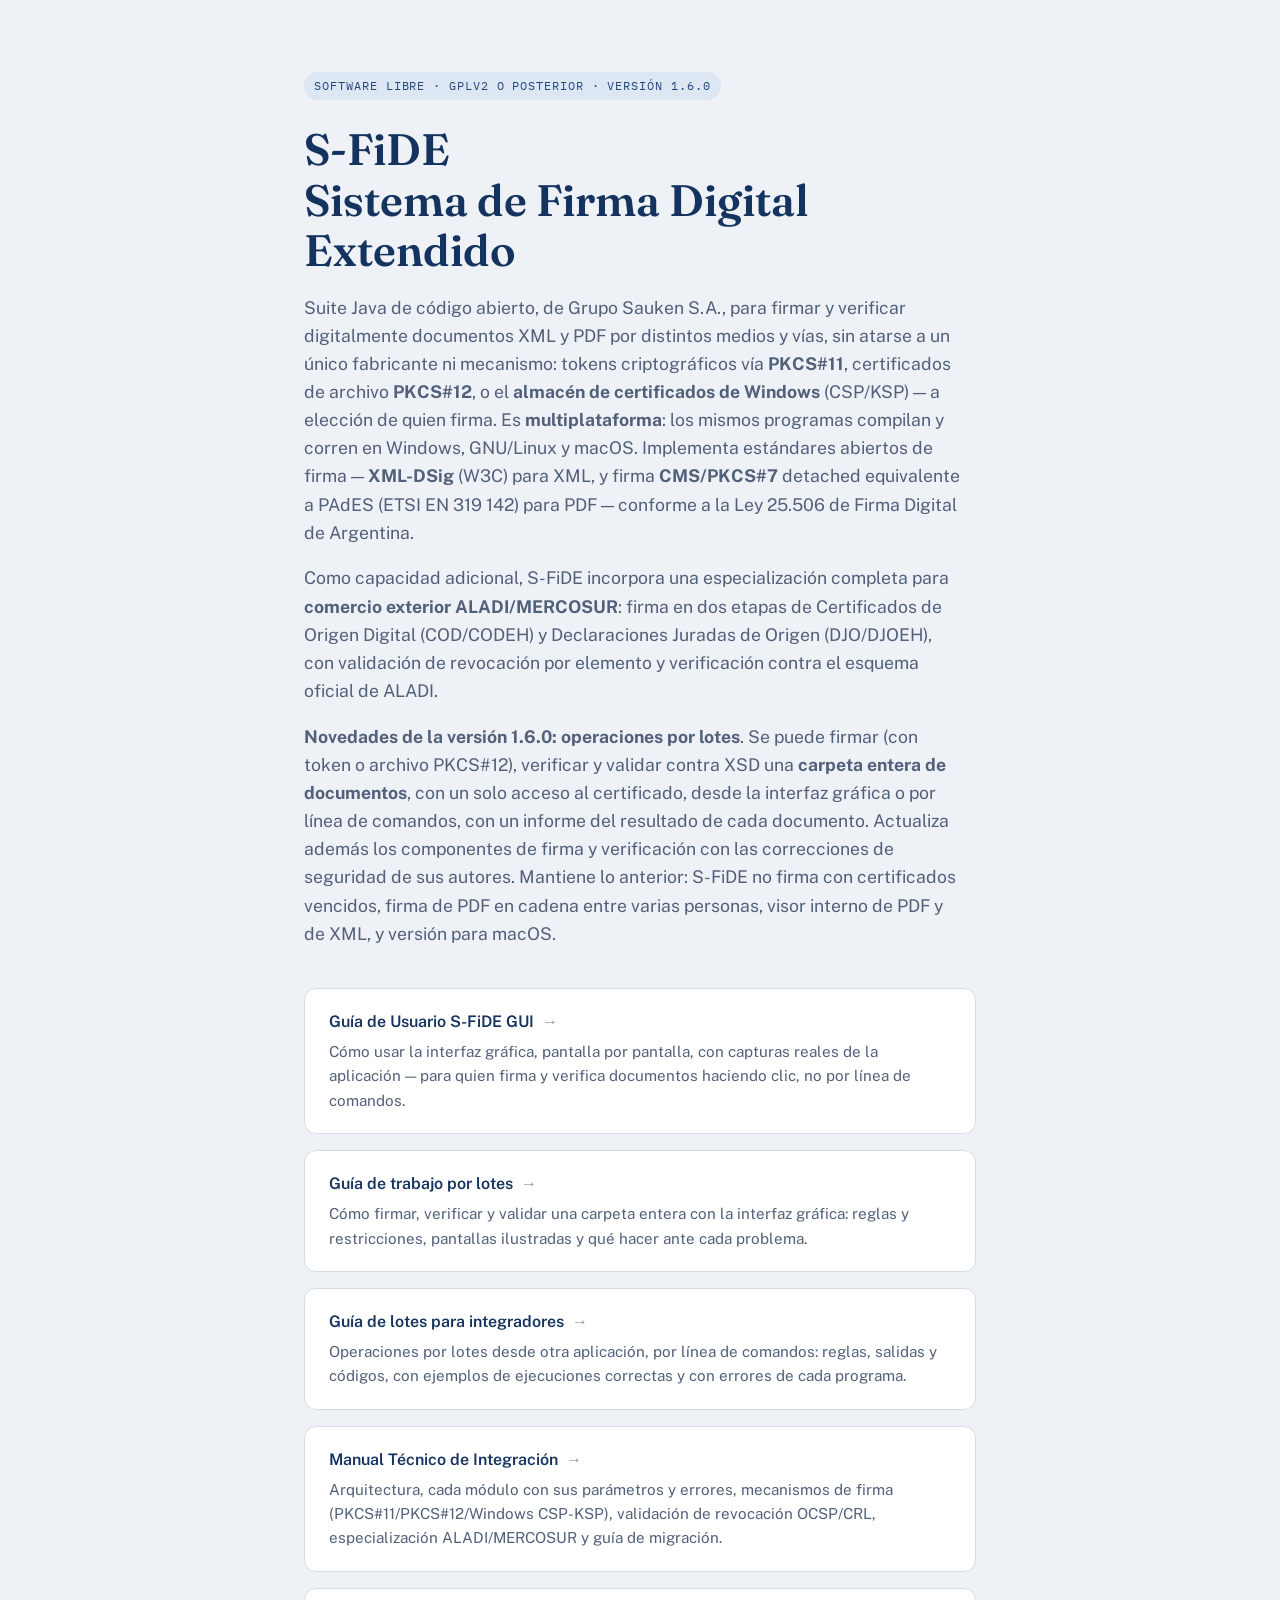
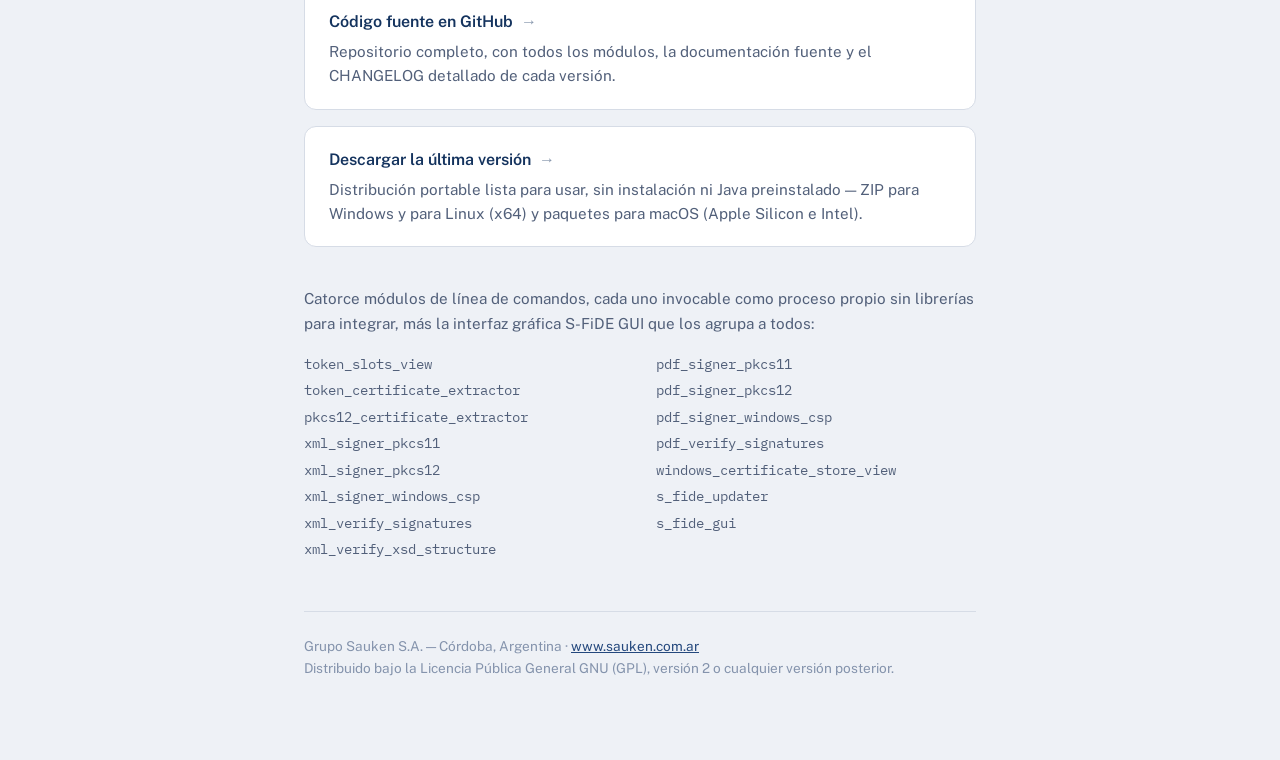
<file: doc/index.html>
<!DOCTYPE html>
<html lang="es">
<head>
<meta charset="UTF-8">
<title>S-FiDE — Sistema de Firma Digital Extendido</title>
<meta name="description" content="S-FiDE es una suite Java de código abierto y multiplataforma (Windows, Linux, macOS) para firmar y verificar digitalmente documentos XML y PDF mediante tokens PKCS#11, certificados PKCS#12 o el almacén de Windows, implementando los estándares XML-DSig y PAdES-equivalente (CMS/PKCS#7). Incluye además una especialización completa para comercio exterior ALADI/MERCOSUR.">
<meta name="viewport" content="width=device-width, initial-scale=1">
<style>
  @import url('https://fonts.googleapis.com/css2?family=Fraunces:ital,opsz,wght@0,9..144,400;0,9..144,500;0,9..144,600;1,9..144,500&family=Public+Sans:wght@400;500;600;700&family=IBM+Plex+Mono:wght@400;500;600&display=swap');

  :root {
    --bg: #eef1f6;
    --surface: #ffffff;
    --ink: #16233a;
    --muted: #52607a;
    --faint: #8493ac;
    --line: #d6dce6;
    --accent: #24487d;
    --accent-strong: #14335e;
    --accent-soft: #dde6f3;
  }

  * { box-sizing: border-box; }

  body {
    margin: 0;
    background: var(--bg);
    color: var(--ink);
    font-family: 'Public Sans', -apple-system, BlinkMacSystemFont, 'Segoe UI', sans-serif;
    line-height: 1.6;
  }

  main {
    max-width: 720px;
    margin: 0 auto;
    padding: 4.5rem 1.5rem 5rem;
  }

  .tag {
    display: inline-block;
    font-family: 'IBM Plex Mono', ui-monospace, monospace;
    font-size: 0.72rem;
    letter-spacing: 0.08em;
    text-transform: uppercase;
    color: var(--accent);
    background: var(--accent-soft);
    padding: 0.3rem 0.65rem;
    border-radius: 999px;
    margin-bottom: 1.5rem;
  }

  h1 {
    font-family: 'Fraunces', Georgia, serif;
    font-size: clamp(2rem, 5vw, 2.75rem);
    font-weight: 600;
    line-height: 1.15;
    margin: 0 0 1rem;
    color: var(--accent-strong);
  }

  .lead {
    font-size: 1.1rem;
    color: var(--muted);
    max-width: 60ch;
  }

  .cards {
    display: grid;
    gap: 1rem;
    margin: 2.5rem 0;
  }

  a.card {
    display: block;
    background: var(--surface);
    border: 1px solid var(--line);
    border-radius: 12px;
    padding: 1.25rem 1.5rem;
    text-decoration: none;
    color: inherit;
    transition: border-color 0.15s ease, transform 0.15s ease;
  }

  a.card:hover {
    border-color: var(--accent);
    transform: translateY(-1px);
  }

  a.card .card-title {
    font-weight: 600;
    color: var(--accent-strong);
    display: flex;
    align-items: center;
    gap: 0.5rem;
  }

  a.card .card-desc {
    color: var(--muted);
    font-size: 0.95rem;
    margin-top: 0.35rem;
  }

  .arrow { opacity: 0.5; }

  ul.modules {
    columns: 2;
    column-gap: 2rem;
    padding: 0;
    margin: 0.5rem 0 0;
    list-style: none;
    font-family: 'IBM Plex Mono', ui-monospace, monospace;
    font-size: 0.85rem;
    color: var(--muted);
  }

  ul.modules li { break-inside: avoid; padding: 0.15rem 0; }

  footer {
    margin-top: 3rem;
    padding-top: 1.5rem;
    border-top: 1px solid var(--line);
    font-size: 0.85rem;
    color: var(--faint);
  }

  footer a { color: var(--accent); }

  @media (max-width: 480px) {
    ul.modules { columns: 1; }
  }
</style>
</head>
<body>
<main>
  <span class="tag">Software libre · GPLv2 o posterior · versión 1.6.0</span>
  <h1>S-FiDE<br>Sistema de Firma Digital Extendido</h1>
  <p class="lead">
    Suite Java de código abierto, de Grupo Sauken S.A., para firmar y verificar
    digitalmente documentos XML y PDF por distintos medios y vías, sin atarse
    a un único fabricante ni mecanismo: tokens criptográficos vía
    <strong>PKCS#11</strong>, certificados de archivo <strong>PKCS#12</strong>,
    o el <strong>almacén de certificados de Windows</strong> (CSP/KSP) — a
    elección de quien firma. Es <strong>multiplataforma</strong>: los mismos
    programas compilan y corren en Windows, GNU/Linux y macOS. Implementa
    estándares abiertos de firma — <strong>XML-DSig</strong> (W3C) para XML, y
    firma <strong>CMS/PKCS#7</strong> detached equivalente a PAdES (ETSI EN
    319&nbsp;142) para PDF — conforme a la Ley 25.506 de Firma Digital de
    Argentina.
  </p>
  <p class="lead" style="margin-top: 1rem;">
    Como capacidad adicional, S-FiDE incorpora una especialización completa
    para <strong>comercio exterior ALADI/MERCOSUR</strong>: firma en dos
    etapas de Certificados de Origen Digital (COD/CODEH) y Declaraciones
    Juradas de Origen (DJO/DJOEH), con validación de revocación por elemento
    y verificación contra el esquema oficial de ALADI.
  </p>
  <p class="lead" style="margin-top: 1rem;">
    <strong>Novedades de la versión 1.6.0:</strong> <strong>operaciones por lotes</strong>.
    Se puede firmar (con token o archivo PKCS#12), verificar y validar contra XSD una
    <strong>carpeta entera de documentos</strong>, con un solo acceso al certificado, desde la
    interfaz gráfica o por línea de comandos, con un informe del resultado de cada documento.
    Actualiza además los componentes de firma y verificación con las correcciones de seguridad
    de sus autores. Mantiene lo anterior: S-FiDE no firma con certificados vencidos, firma de PDF
    en cadena entre varias personas, visor interno de PDF y de XML, y versión para macOS.
  </p>

  <div class="cards">
    <a class="card" href="manual-usuario-sfide-gui.html">
      <div class="card-title">Guía de Usuario S-FiDE GUI <span class="arrow">→</span></div>
      <div class="card-desc">Cómo usar la interfaz gráfica, pantalla por pantalla, con capturas reales de la aplicación — para quien firma y verifica documentos haciendo clic, no por línea de comandos.</div>
    </a>
    <a class="card" href="guia-lotes-sfide-gui.html">
      <div class="card-title">Guía de trabajo por lotes <span class="arrow">→</span></div>
      <div class="card-desc">Cómo firmar, verificar y validar una carpeta entera con la interfaz gráfica: reglas y restricciones, pantallas ilustradas y qué hacer ante cada problema.</div>
    </a>
    <a class="card" href="guia-lotes-integradores.html">
      <div class="card-title">Guía de lotes para integradores <span class="arrow">→</span></div>
      <div class="card-desc">Operaciones por lotes desde otra aplicación, por línea de comandos: reglas, salidas y códigos, con ejemplos de ejecuciones correctas y con errores de cada programa.</div>
    </a>
    <a class="card" href="manual-tecnico-integracion.html">
      <div class="card-title">Manual Técnico de Integración <span class="arrow">→</span></div>
      <div class="card-desc">Arquitectura, cada módulo con sus parámetros y errores, mecanismos de firma (PKCS#11/PKCS#12/Windows CSP-KSP), validación de revocación OCSP/CRL, especialización ALADI/MERCOSUR y guía de migración.</div>
    </a>
    <a class="card" href="https://github.com/Grupo-Sauken-S-A/S-FIDE">
      <div class="card-title">Código fuente en GitHub <span class="arrow">→</span></div>
      <div class="card-desc">Repositorio completo, con todos los módulos, la documentación fuente y el CHANGELOG detallado de cada versión.</div>
    </a>
    <a class="card" href="https://github.com/Grupo-Sauken-S-A/S-FIDE/releases/latest">
      <div class="card-title">Descargar la última versión <span class="arrow">→</span></div>
      <div class="card-desc">Distribución portable lista para usar, sin instalación ni Java preinstalado — ZIP para Windows y para Linux (x64) y paquetes para macOS (Apple Silicon e Intel).</div>
    </a>
  </div>

  <p style="color: var(--muted); font-size: 0.95rem;">Catorce módulos de línea de comandos, cada uno invocable como proceso propio sin librerías para integrar, más la interfaz gráfica S-FiDE GUI que los agrupa a todos:</p>
  <ul class="modules">
    <li>token_slots_view</li>
    <li>token_certificate_extractor</li>
    <li>pkcs12_certificate_extractor</li>
    <li>xml_signer_pkcs11</li>
    <li>xml_signer_pkcs12</li>
    <li>xml_signer_windows_csp</li>
    <li>xml_verify_signatures</li>
    <li>xml_verify_xsd_structure</li>
    <li>pdf_signer_pkcs11</li>
    <li>pdf_signer_pkcs12</li>
    <li>pdf_signer_windows_csp</li>
    <li>pdf_verify_signatures</li>
    <li>windows_certificate_store_view</li>
    <li>s_fide_updater</li>
    <li>s_fide_gui</li>
  </ul>

  <footer>
    Grupo Sauken S.A. — Córdoba, Argentina · <a href="https://www.sauken.com.ar/">www.sauken.com.ar</a><br>
    Distribuido bajo la Licencia Pública General GNU (GPL), versión 2 o cualquier versión posterior.
  </footer>
</main>
</body>
</html>
</file>
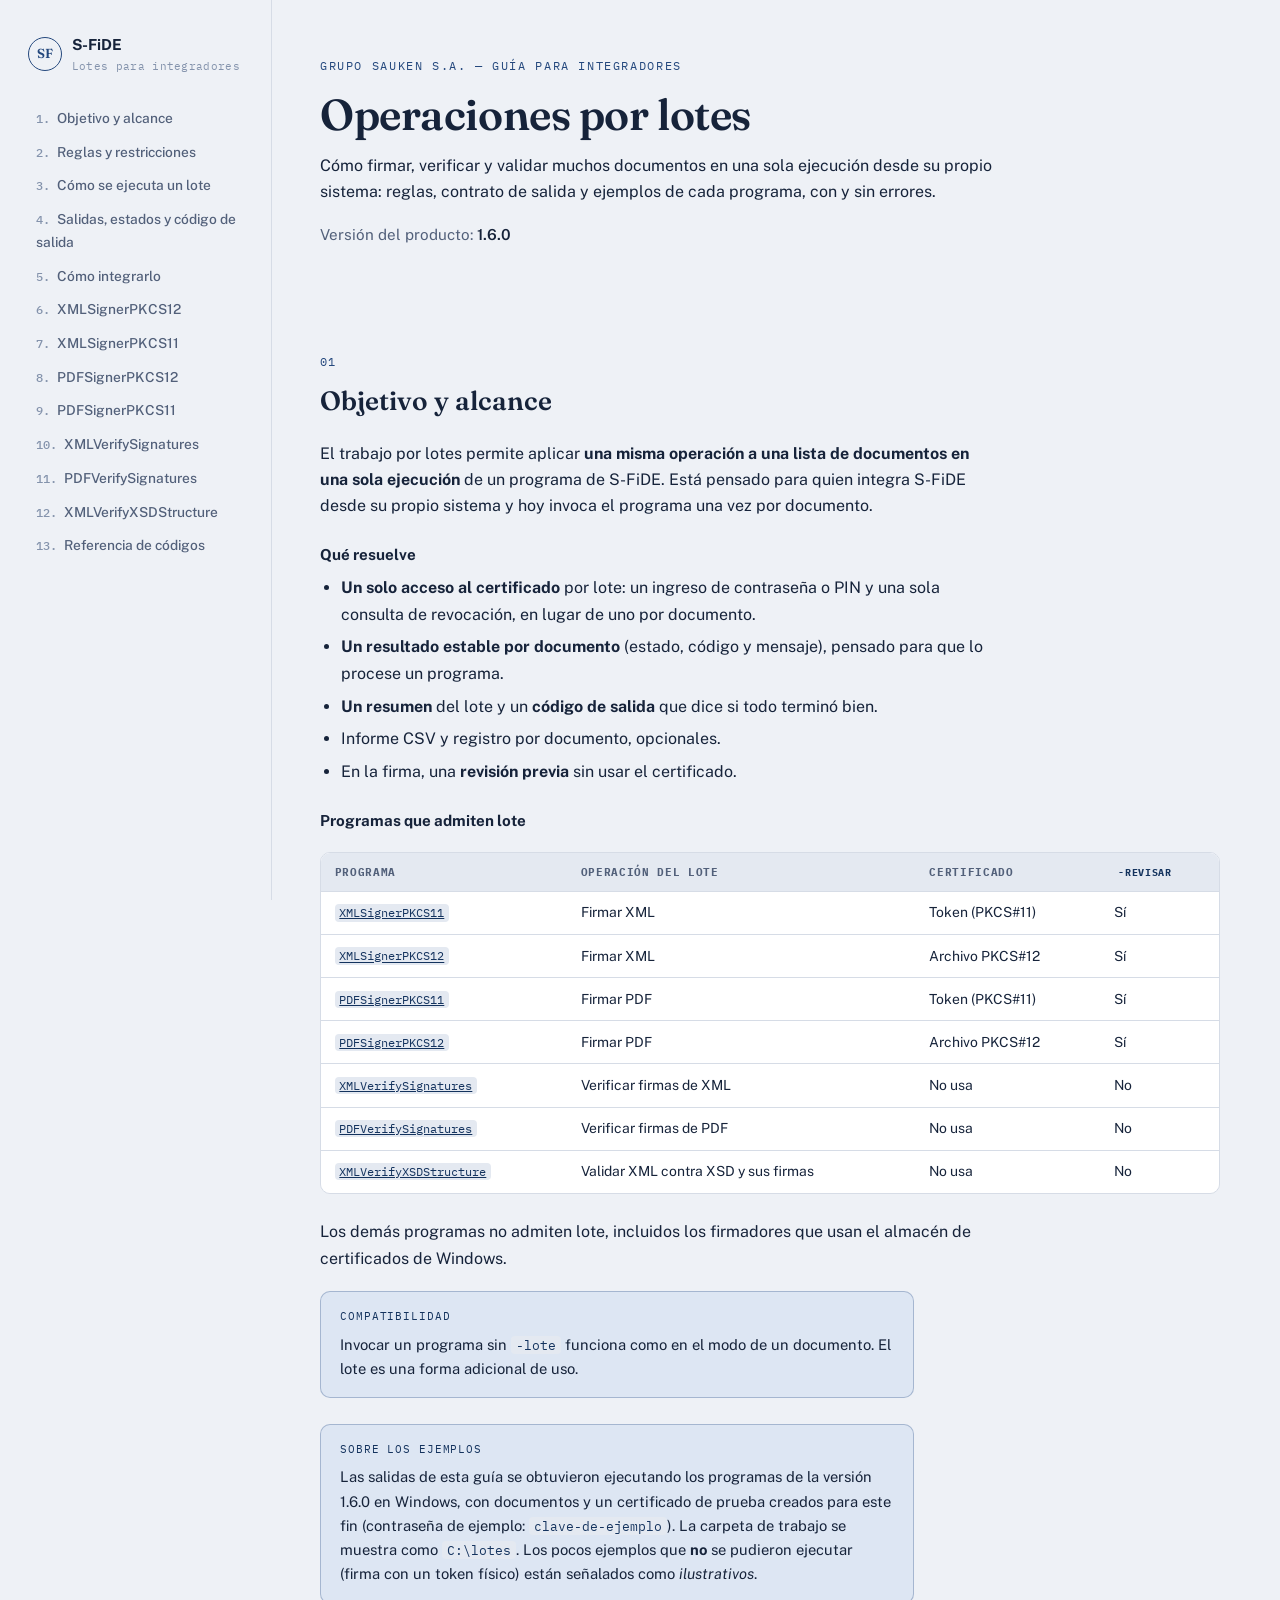
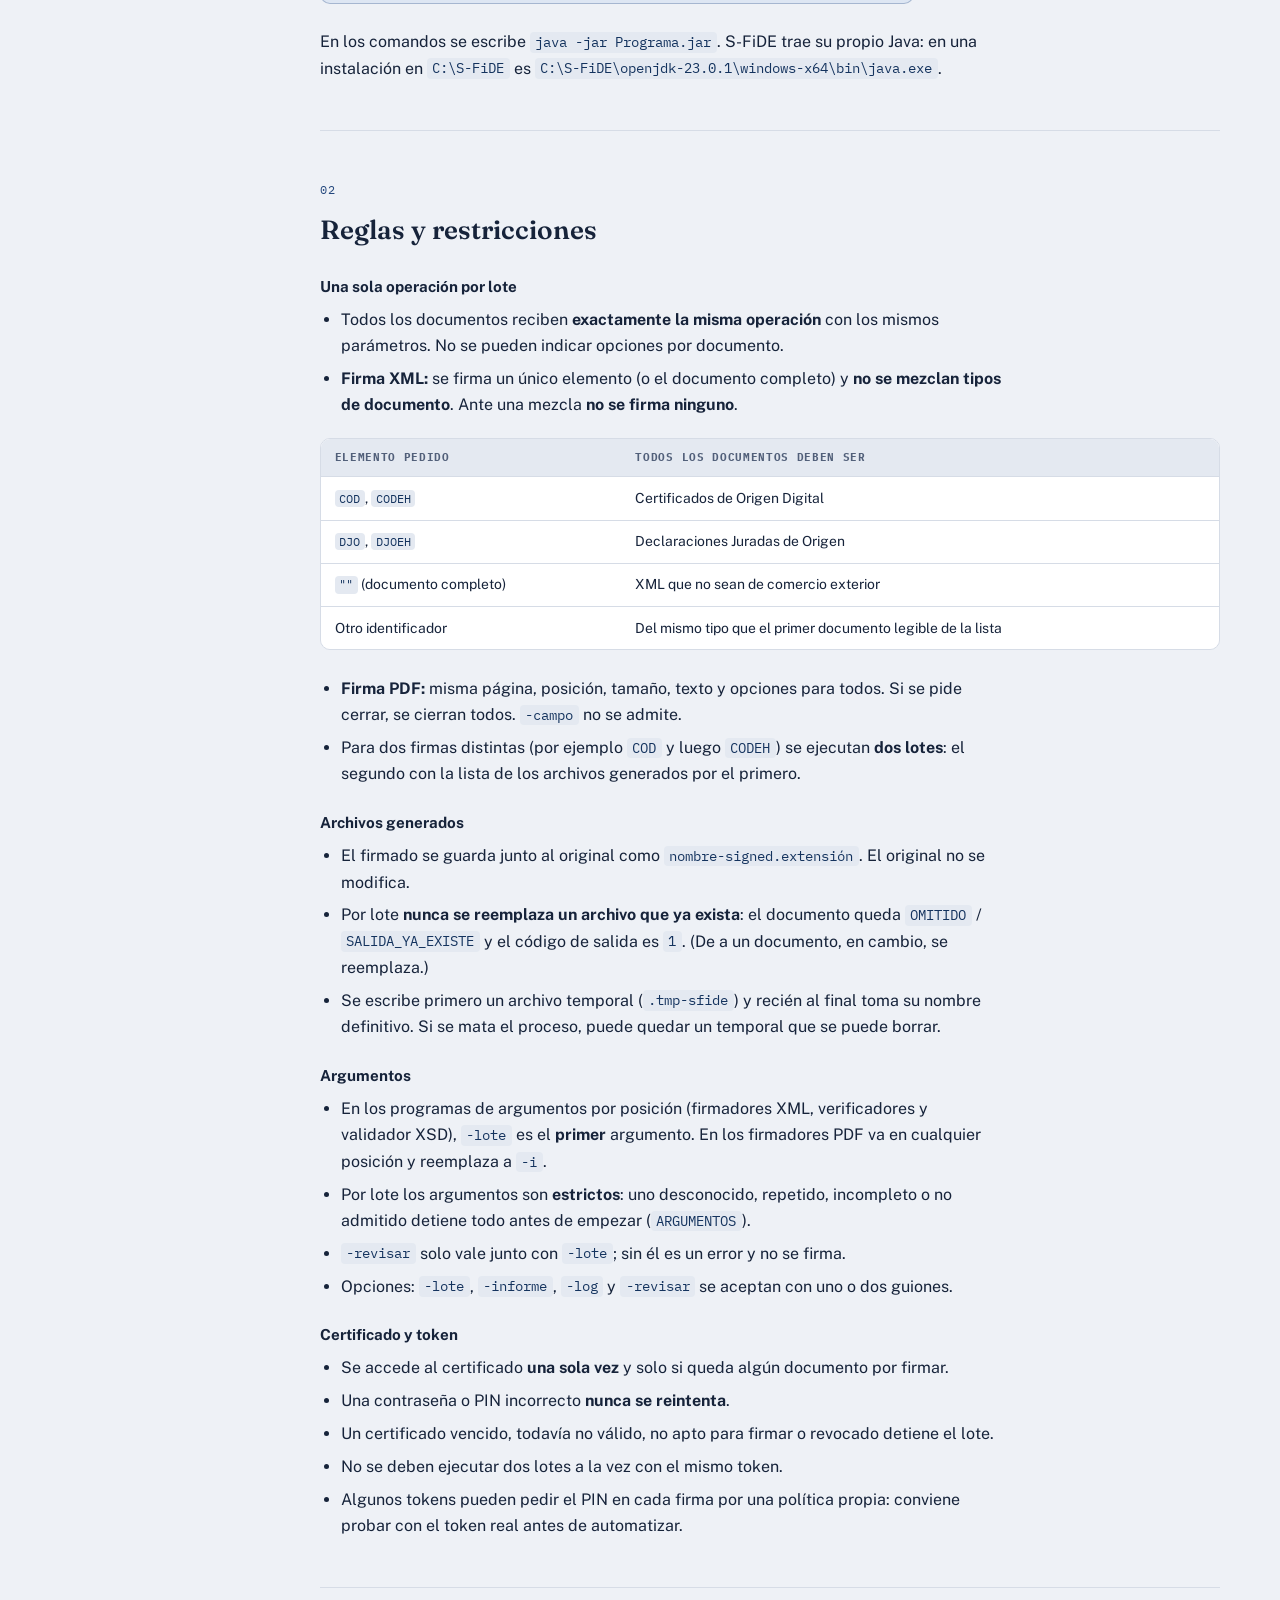
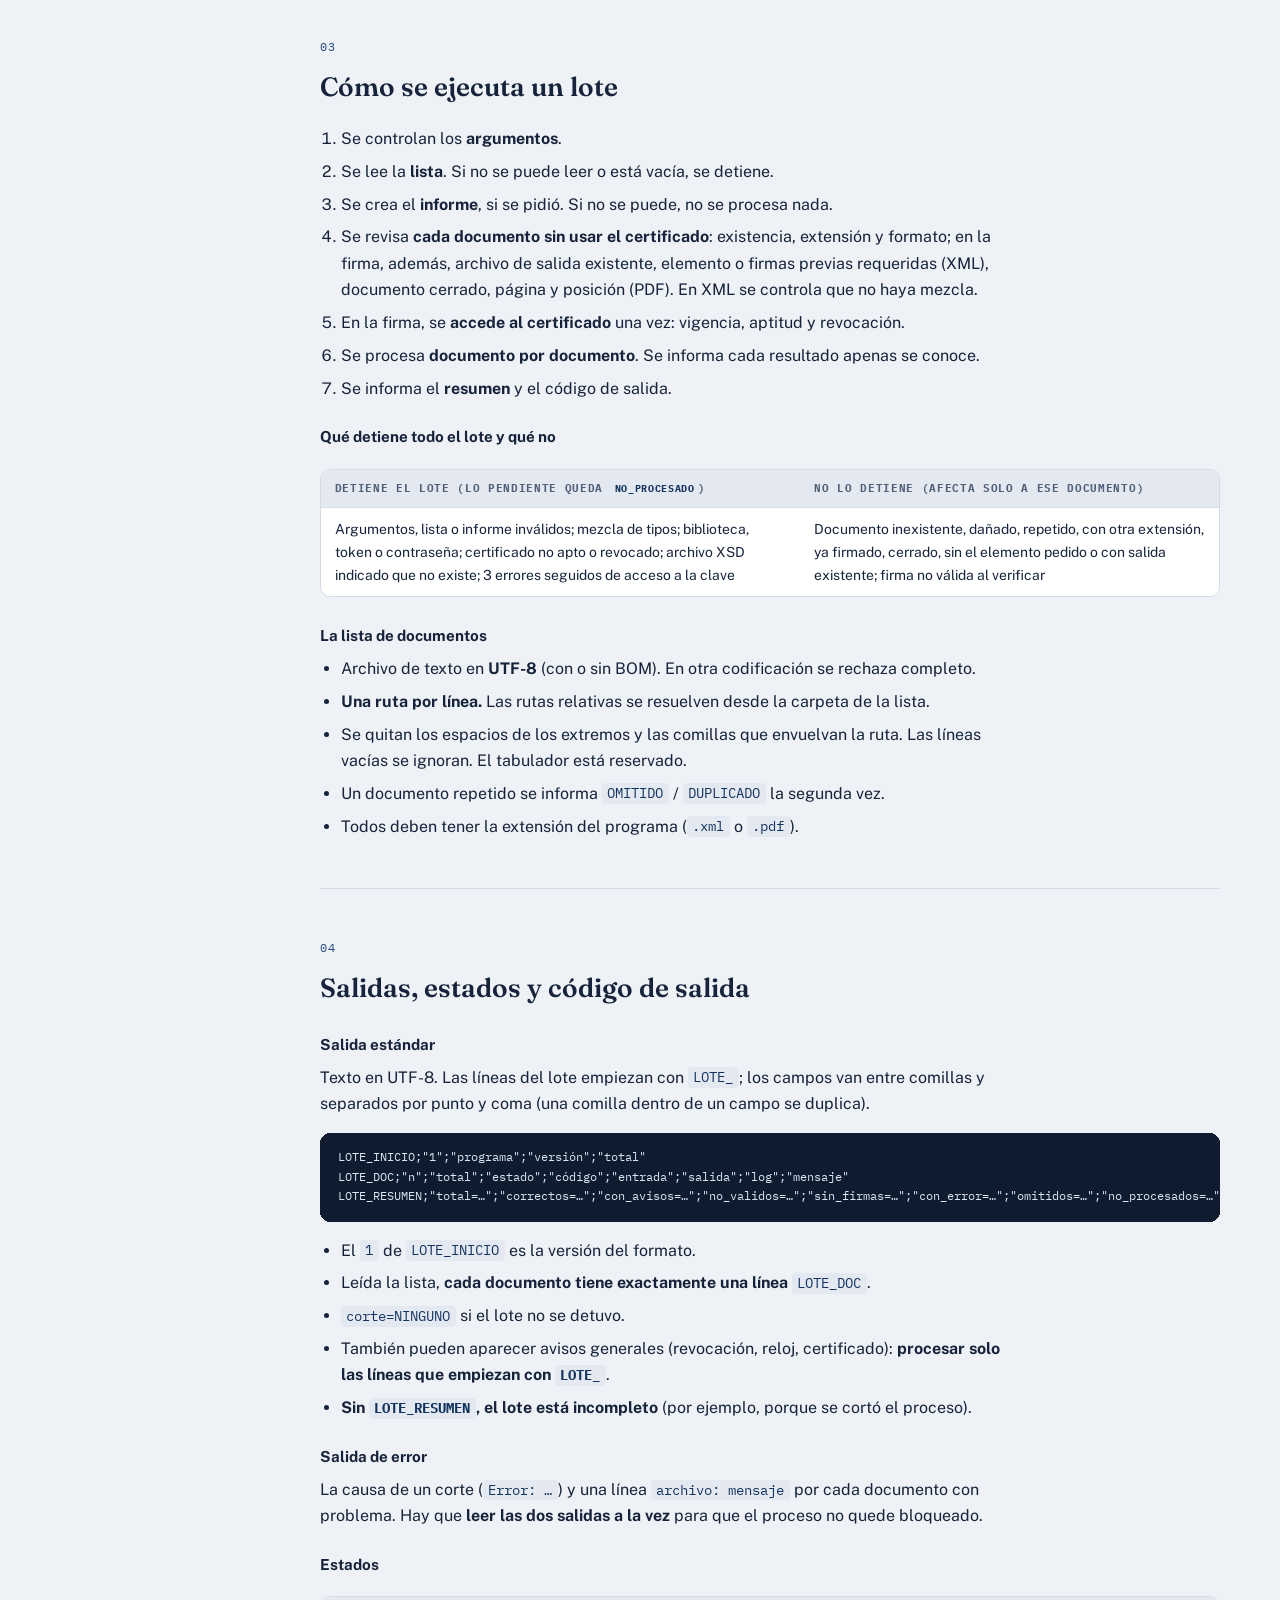
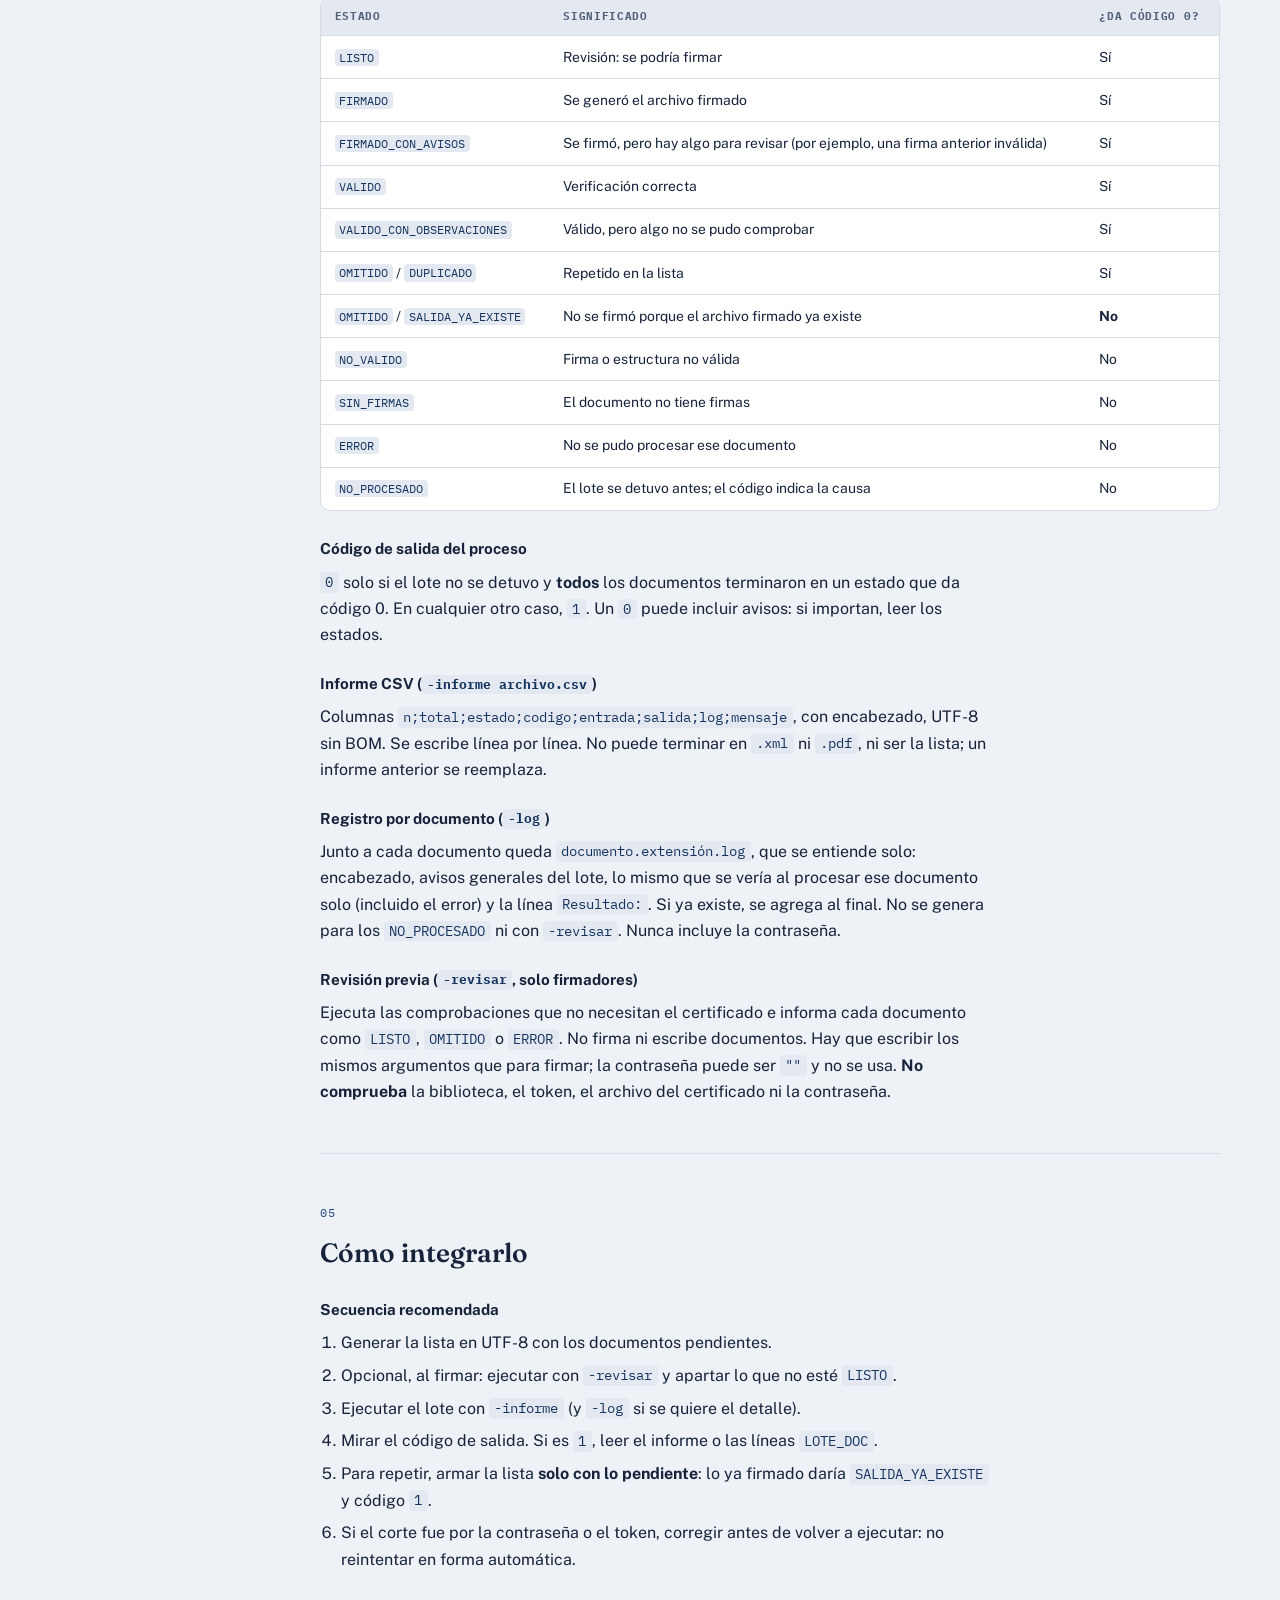
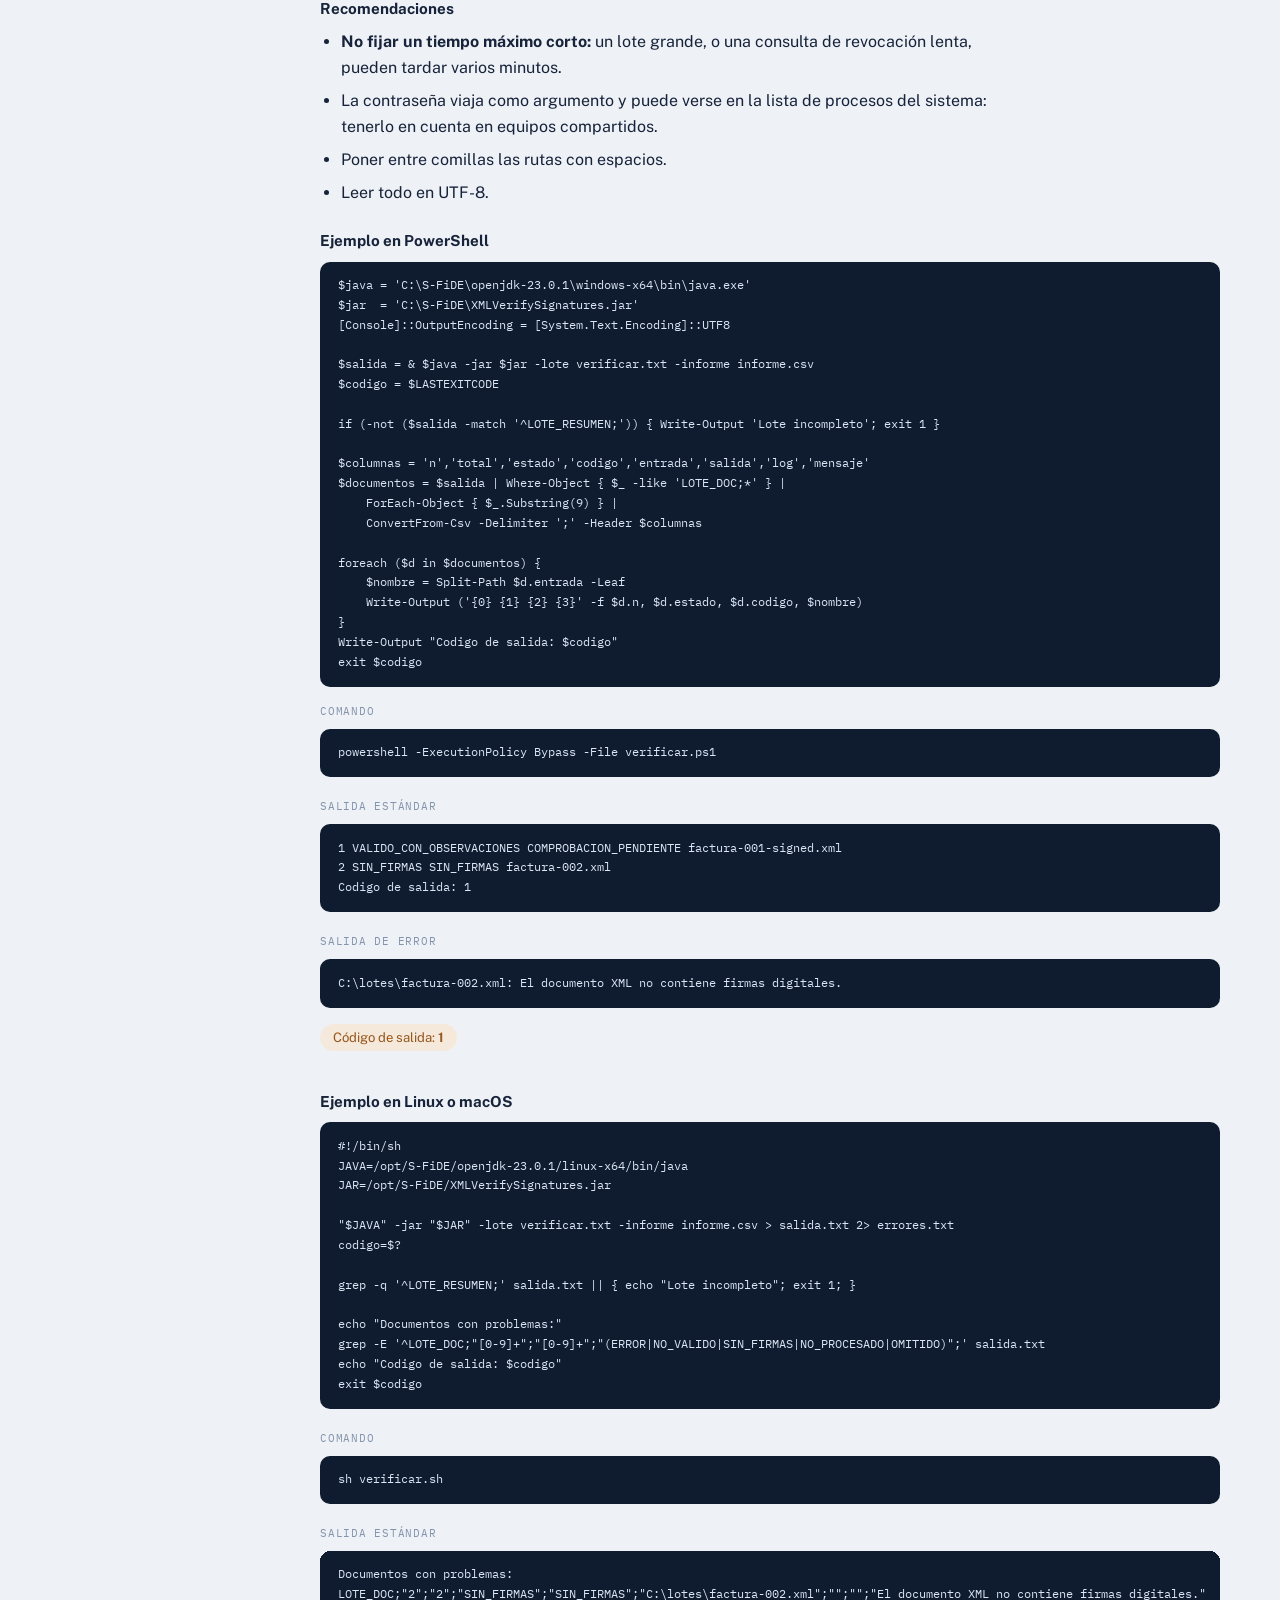
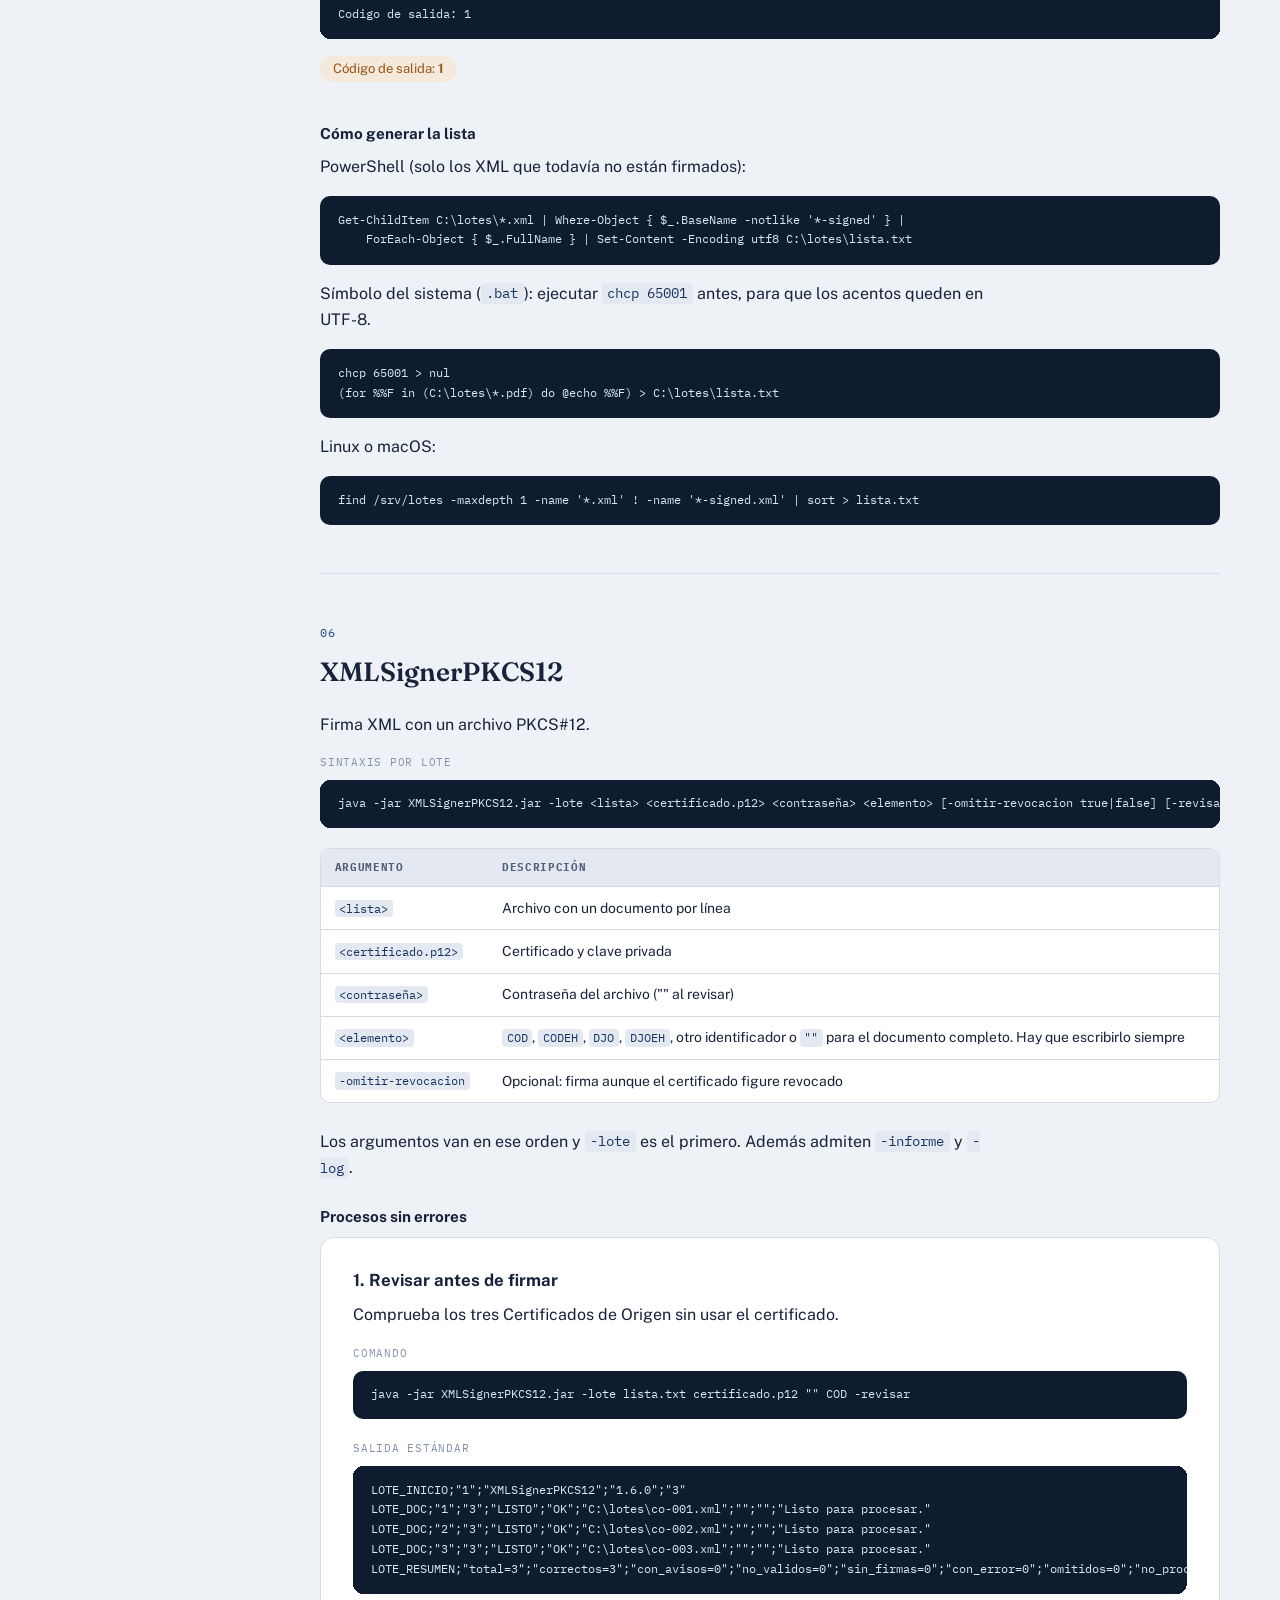
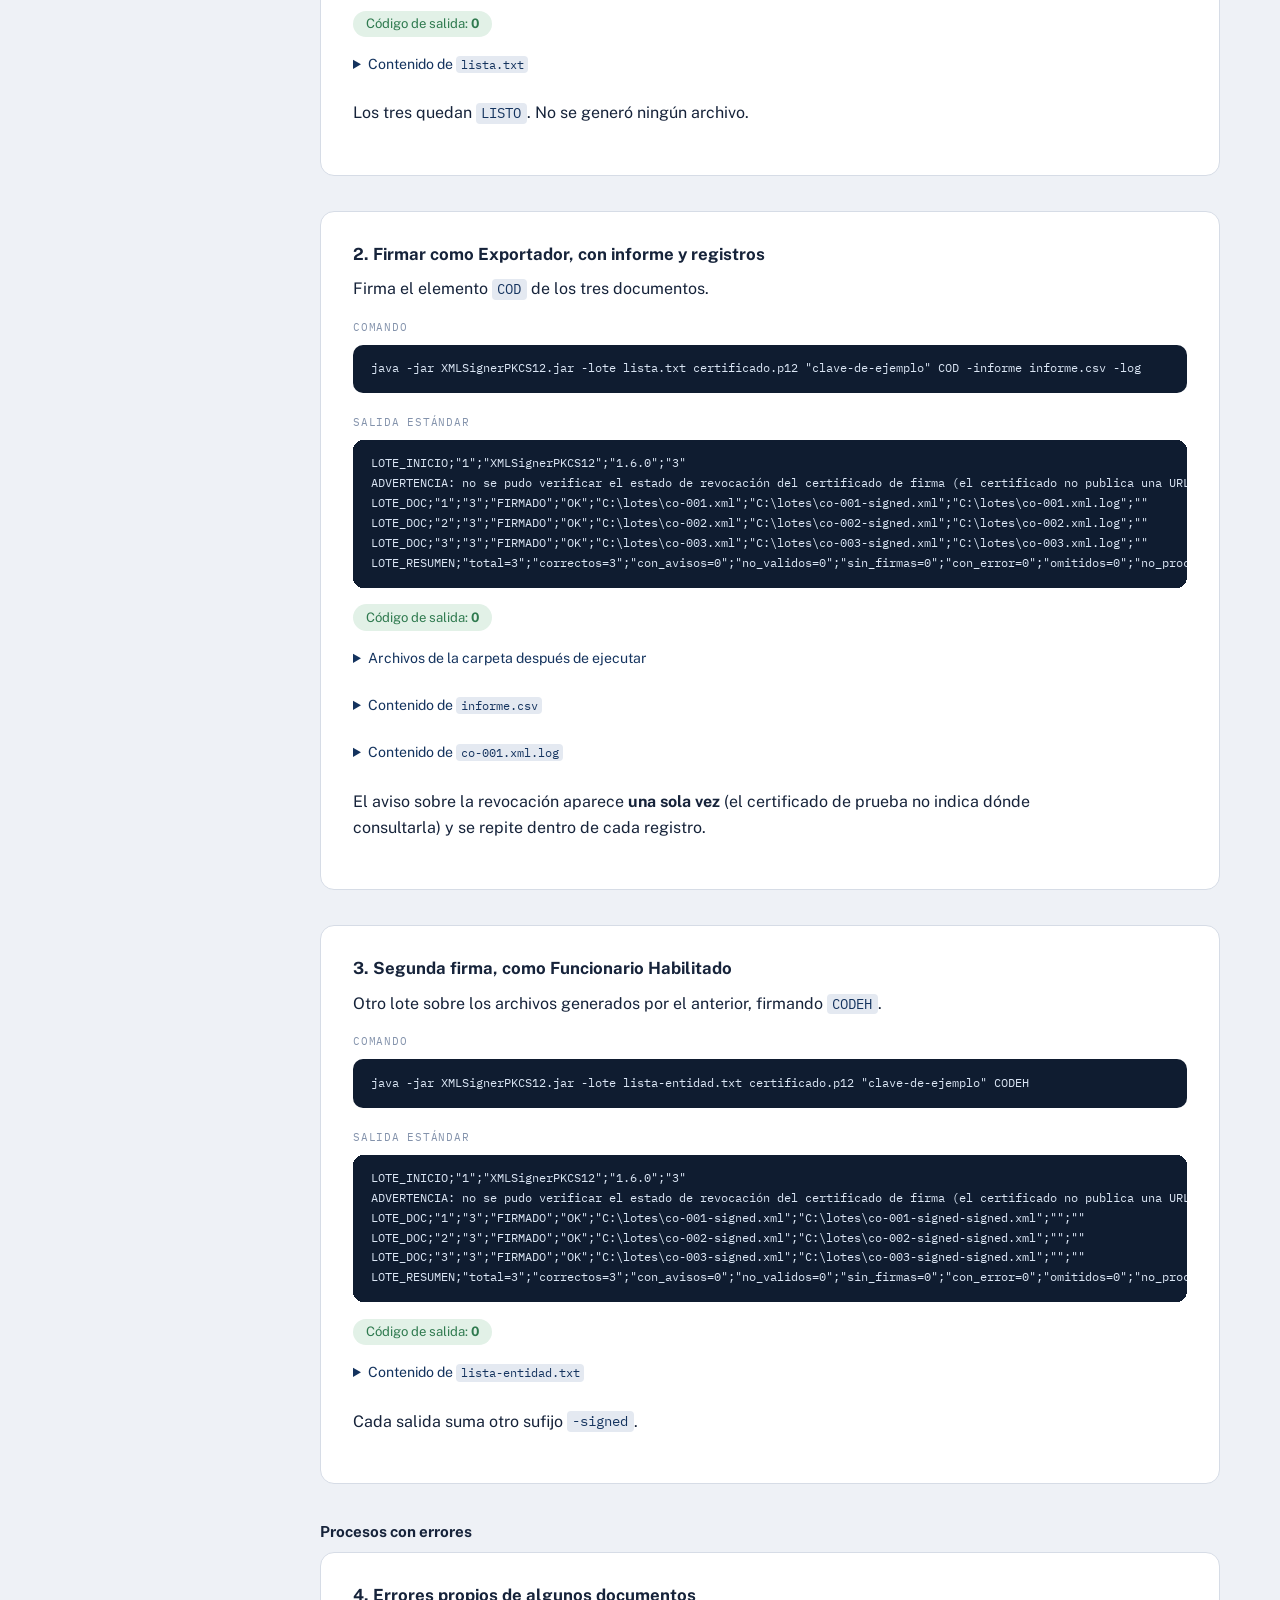
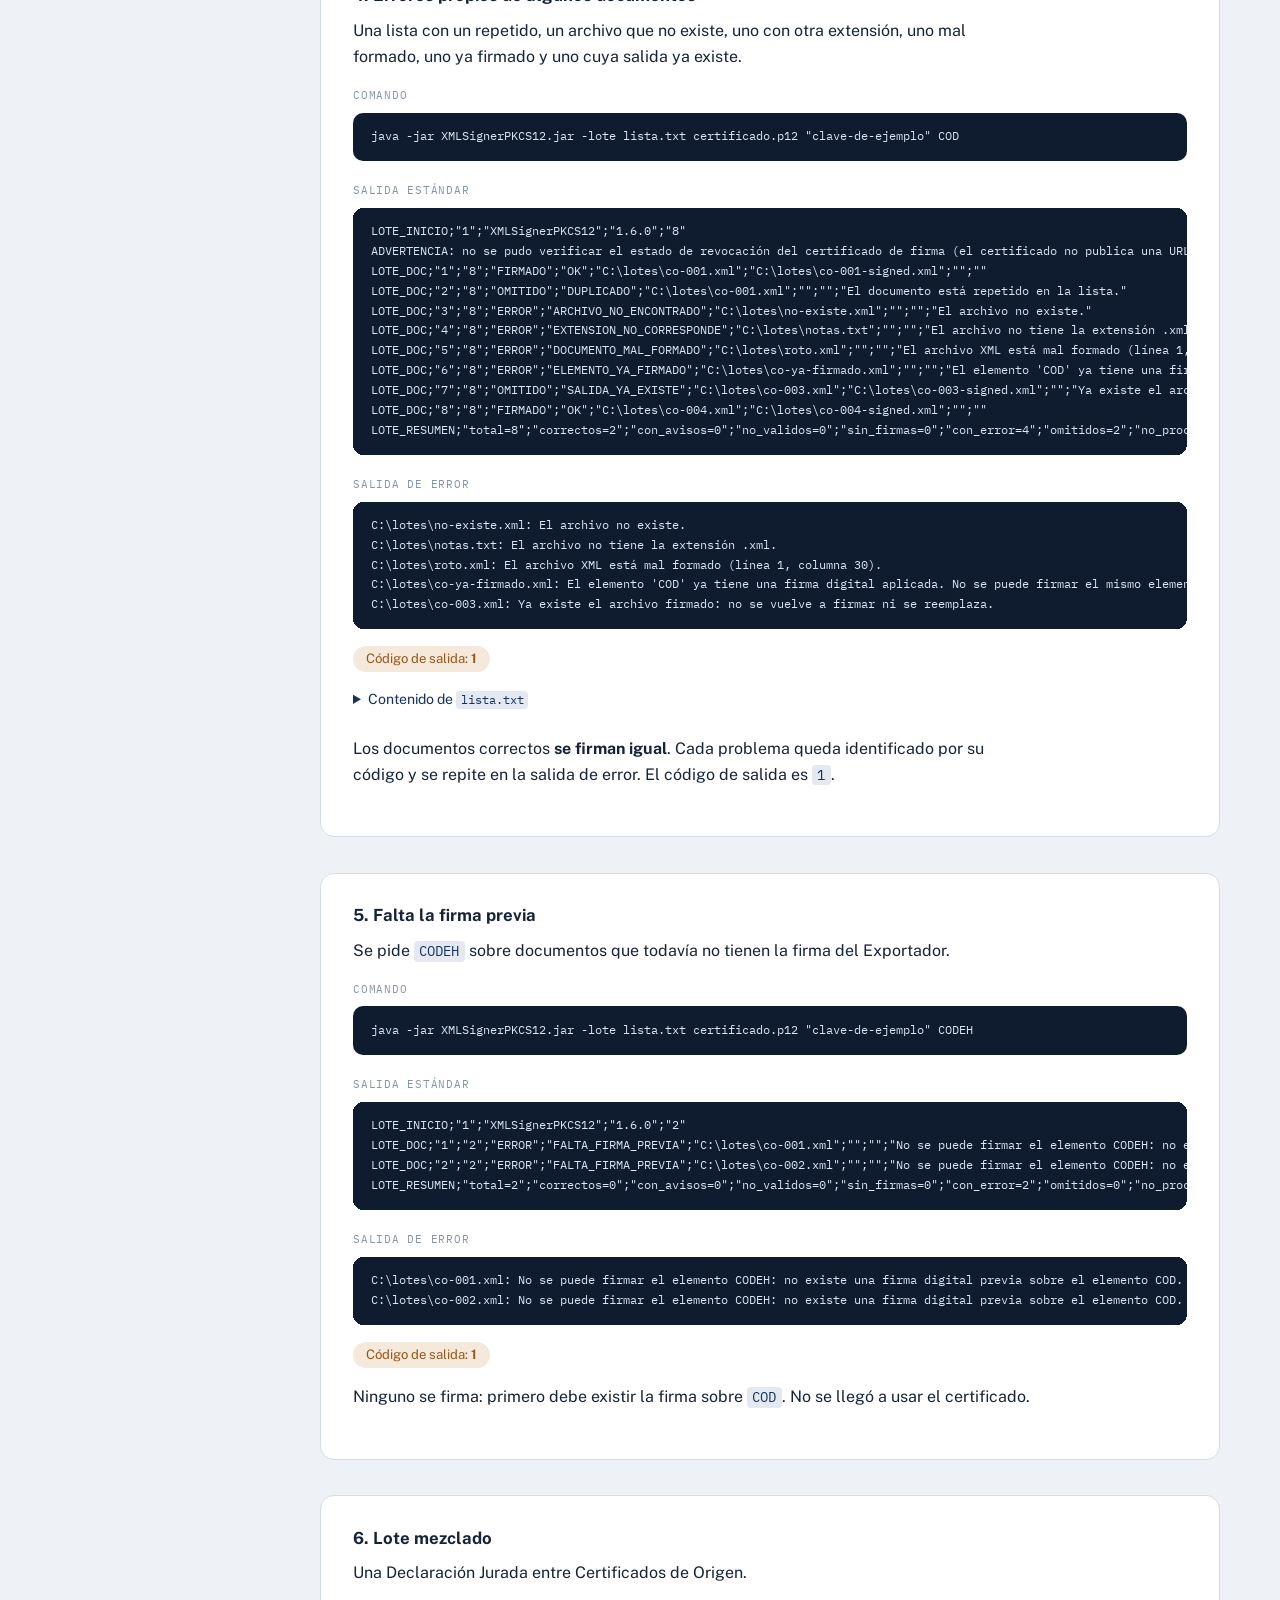
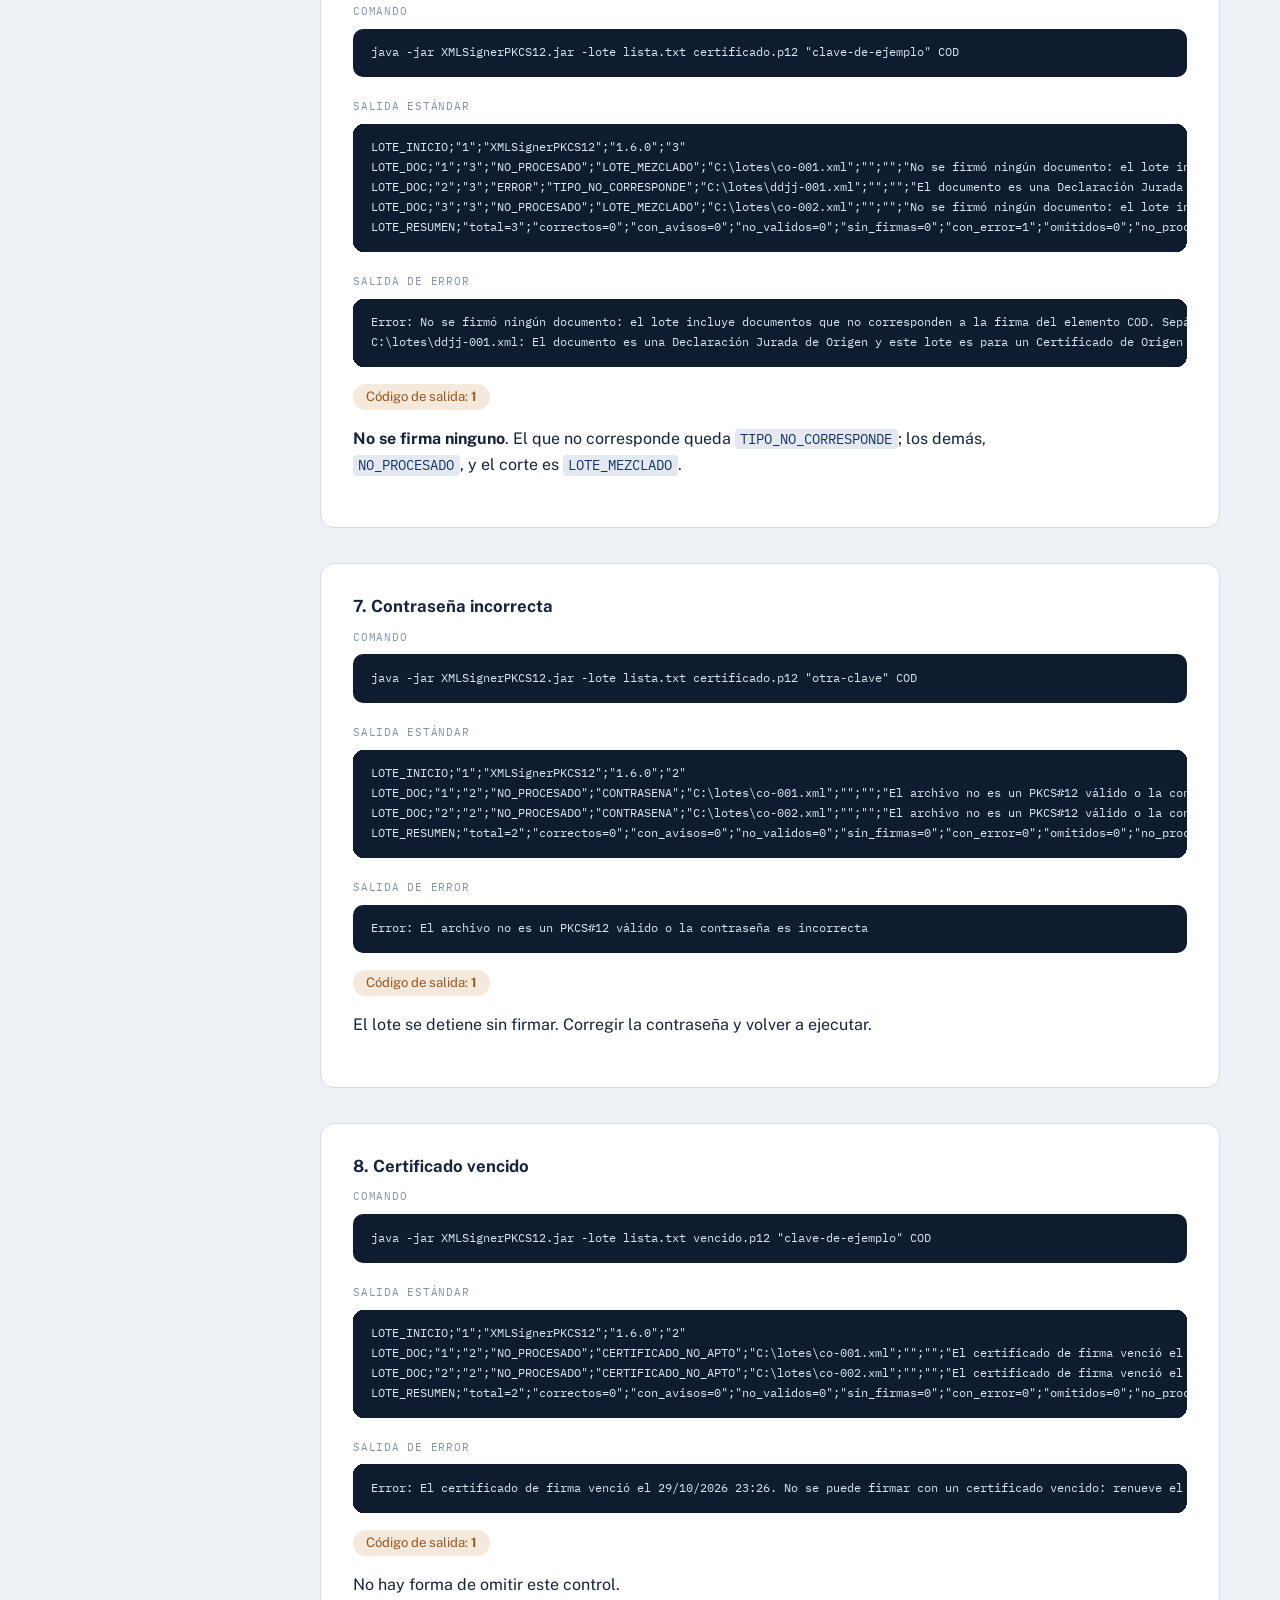
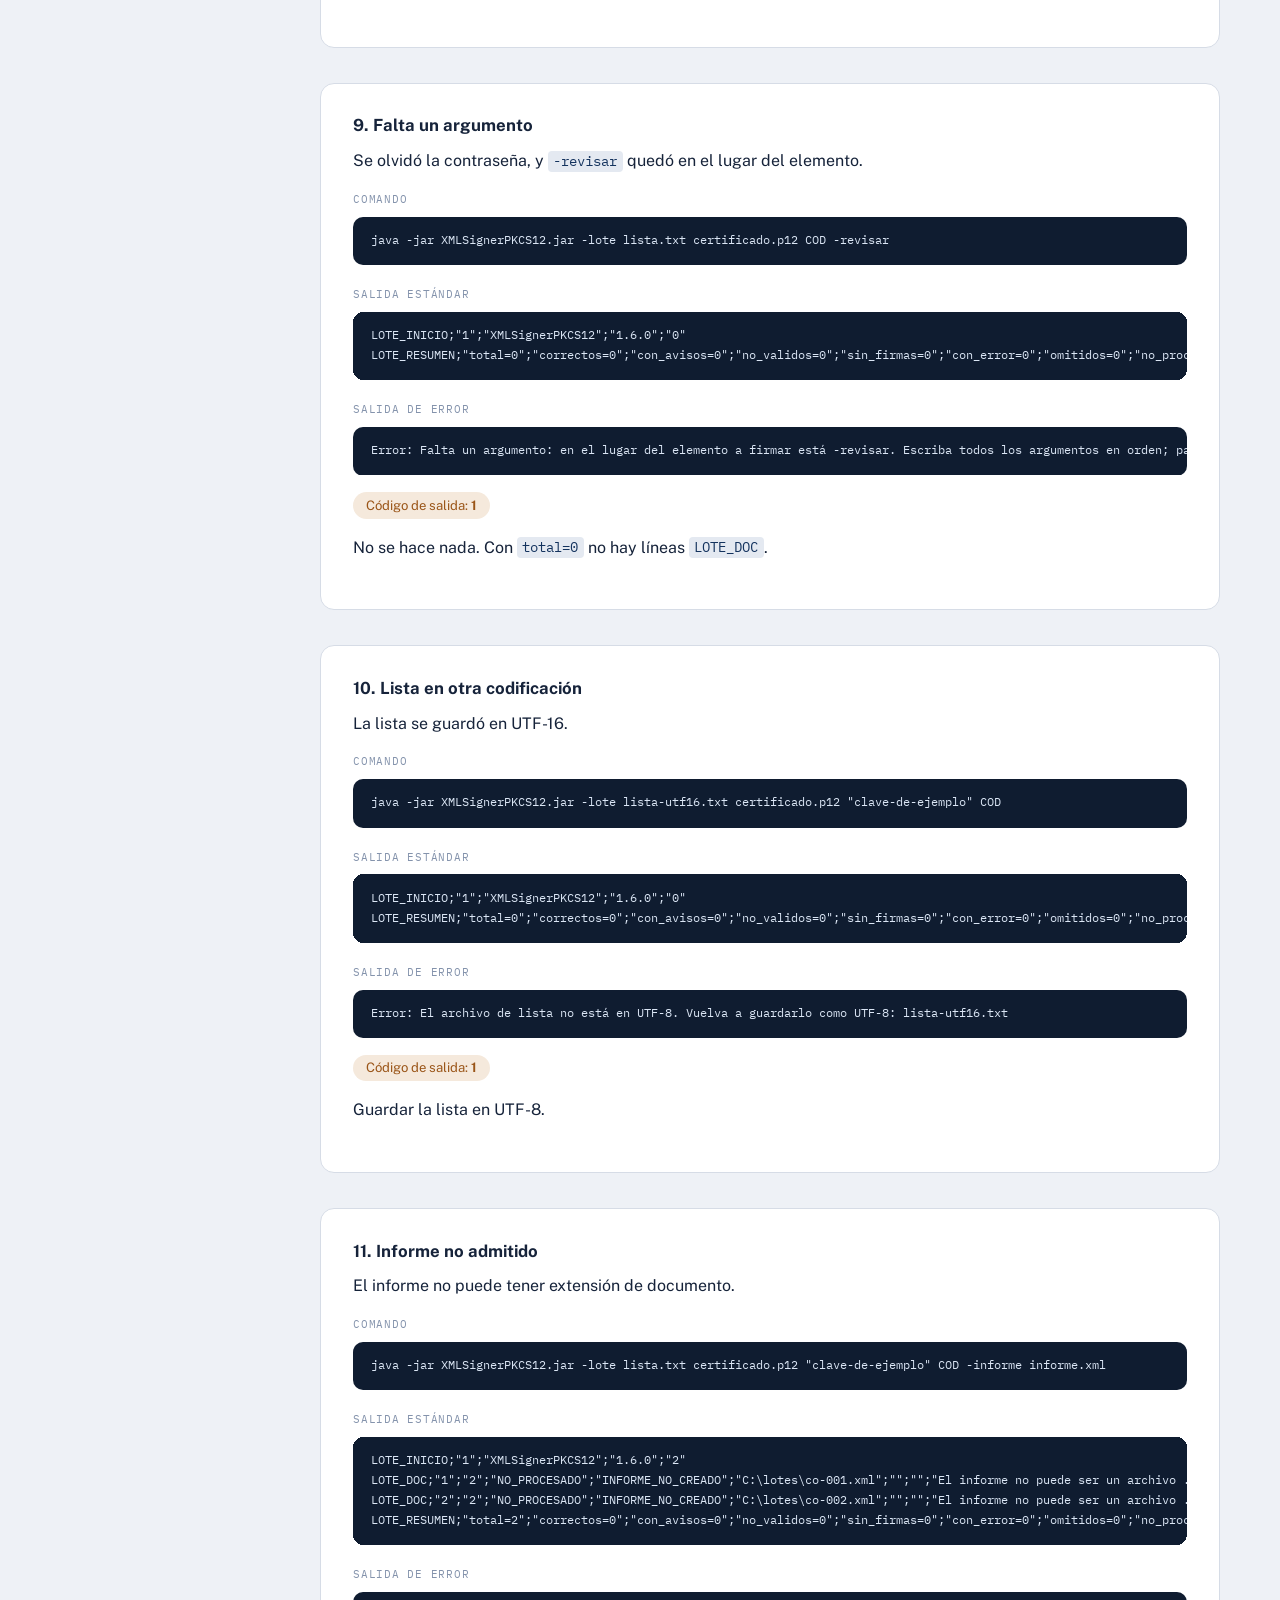
<file: doc/guia-lotes-integradores.html>
<!DOCTYPE html>
<html lang="es">
<head>
<meta charset="UTF-8">
<meta name="viewport" content="width=device-width, initial-scale=1">
<title>Lotes para integradores — S-FiDE</title>
<style>
  @import url('https://fonts.googleapis.com/css2?family=Fraunces:ital,opsz,wght@0,9..144,400;0,9..144,500;0,9..144,600;1,9..144,500&family=Public+Sans:wght@400;500;600;700&family=IBM+Plex+Mono:wght@400;500;600&display=swap');

  :root {
    --bg: #eef1f6;
    --surface: #ffffff;
    --surface-2: #e4e9f1;
    --ink: #16233a;
    --muted: #52607a;
    --faint: #8493ac;
    --line: #d6dce6;
    --accent: #24487d;
    --accent-strong: #14335e;
    --accent-soft: #dde6f3;
    --ok: #2f7a4f;
    --ok-soft: #e2f1e7;
    --warn: #9a5518;
    --warn-soft: #f5e9dc;
    --code-bg: #0f1c30;
    --code-fg: #dbe6f5;
    --code-accent: #8fb4e8;
  }

  @media (prefers-color-scheme: dark) {
    :root:not([data-theme="light"]) {
      --bg: #0e1524;
      --surface: #151f34;
      --surface-2: #1c2a45;
      --ink: #e7ecf6;
      --muted: #a6b1c9;
      --faint: #67728c;
      --line: #283552;
      --accent: #7fa3dd;
      --accent-strong: #b0cbf3;
      --accent-soft: #1f2d4a;
      --ok: #74c491;
      --ok-soft: #16281d;
      --warn: #e0aa71;
      --warn-soft: #33230f;
      --code-bg: #0a1220;
      --code-fg: #d7e2f2;
      --code-accent: #9dc0ef;
    }
  }

  :root[data-theme="dark"] {
    --bg: #0e1524;
    --surface: #151f34;
    --surface-2: #1c2a45;
    --ink: #e7ecf6;
    --muted: #a6b1c9;
    --faint: #67728c;
    --line: #283552;
    --accent: #7fa3dd;
    --accent-strong: #b0cbf3;
    --accent-soft: #1f2d4a;
    --ok: #74c491;
    --ok-soft: #16281d;
    --warn: #e0aa71;
    --warn-soft: #33230f;
    --code-bg: #0a1220;
    --code-fg: #d7e2f2;
    --code-accent: #9dc0ef;
  }

  * { box-sizing: border-box; }

  body {
    margin: 0;
    background: var(--bg);
    color: var(--ink);
    font-family: 'Public Sans', -apple-system, BlinkMacSystemFont, 'Segoe UI', sans-serif;
    font-size: 16px;
    line-height: 1.65;
    -webkit-font-smoothing: antialiased;
  }

  code, kbd, .mono { font-family: 'IBM Plex Mono', ui-monospace, SFMono-Regular, Menlo, monospace; }

  code {
    background: var(--surface-2);
    color: var(--accent-strong);
    padding: 0.1em 0.4em;
    border-radius: 4px;
    font-size: 0.85em;
  }

  a { color: var(--accent-strong); }
  ::selection { background: var(--accent-soft); }

  /* ---------- Shell layout ---------- */

  .shell {
    display: grid;
    grid-template-columns: 272px minmax(0, 1fr);
    max-width: 1280px;
    margin: 0 auto;
  }

  @media (max-width: 940px) {
    .shell { grid-template-columns: 1fr; }
  }

  aside.nav {
    position: sticky;
    top: 0;
    align-self: start;
    height: 100vh;
    overflow-y: auto;
    padding: 2rem 1.4rem 2rem 1.75rem;
    border-right: 1px solid var(--line);
    scrollbar-width: thin;
  }

  @media (max-width: 940px) {
    aside.nav { position: static; height: auto; border-right: none; border-bottom: 1px solid var(--line); padding: 1.25rem 1.25rem; }
  }

  .brand { display: flex; align-items: center; gap: 0.6rem; margin-bottom: 1.6rem; }
  .brand .mark {
    width: 34px; height: 34px; border-radius: 50%; border: 1.4px solid var(--accent);
    display: flex; align-items: center; justify-content: center;
    font-family: 'Fraunces', serif; font-weight: 600; font-size: 0.82rem; color: var(--accent); flex: none;
  }
  .brand .name { font-weight: 700; font-size: 0.95rem; letter-spacing: -0.01em; }
  .brand .tag { display: block; font-size: 0.68rem; color: var(--faint); font-family: 'IBM Plex Mono', monospace; letter-spacing: 0.03em; }

  nav.toc { font-size: 0.86rem; }
  nav.toc ol { list-style: none; margin: 0; padding: 0; counter-reset: sec; }
  nav.toc > ol > li { counter-increment: sec; margin-bottom: 0.05rem; }
  nav.toc a { display: block; padding: 0.32rem 0.5rem; border-radius: 6px; color: var(--muted); text-decoration: none; font-weight: 500; }
  nav.toc > ol > li > a::before { content: counter(sec) ". "; color: var(--faint); font-family: 'IBM Plex Mono', monospace; font-size: 0.78rem; }
  nav.toc a:hover { background: var(--surface-2); color: var(--ink); }
  nav.toc ol ol { margin: 0.1rem 0 0.4rem 1.1rem; counter-reset: sub; }
  nav.toc ol ol li { counter-increment: sub; }
  nav.toc ol ol a { font-size: 0.8rem; padding: 0.2rem 0.5rem; }
  nav.toc ol ol a::before { content: counter(sec) "." counter(sub) " "; }

  main { padding: 3.5rem 3rem 8rem; min-width: 0; }
  @media (max-width: 940px) { main { padding: 2.25rem 1.25rem 5rem; } }

  .doc-header { max-width: 700px; margin-bottom: 3.5rem; }
  .eyebrow { display: block; font-family: 'IBM Plex Mono', monospace; font-size: 0.72rem; letter-spacing: 0.14em; text-transform: uppercase; color: var(--accent); margin-bottom: 1rem; }
  h1 { font-family: 'Fraunces', Georgia, serif; font-weight: 600; font-size: clamp(2rem, 4vw, 2.7rem); line-height: 1.1; letter-spacing: -0.01em; margin: 0 0 0.9rem; text-wrap: balance; }
  .doc-header .meta { color: var(--muted); font-size: 0.95rem; display: flex; flex-wrap: wrap; gap: 0.4rem 1.4rem; }
  .doc-header .meta strong { color: var(--ink); font-weight: 600; }

  section.chapter { max-width: 900px; padding-top: 3rem; margin-top: 3rem; border-top: 1px solid var(--line); scroll-margin-top: 1.5rem; }
  section.chapter:first-of-type { border-top: none; margin-top: 0; }
  .chapter-num { font-family: 'IBM Plex Mono', monospace; font-size: 0.78rem; color: var(--accent); letter-spacing: 0.06em; display: block; margin-bottom: 0.5rem; }
  h2 { font-family: 'Fraunces', Georgia, serif; font-weight: 600; font-size: 1.65rem; margin: 0 0 1.1rem; text-wrap: balance; }
  h3 { font-family: 'Fraunces', Georgia, serif; font-weight: 500; font-size: 1.3rem; margin: 0 0 0.9rem; }
  h4 { font-size: 0.95rem; font-weight: 700; margin: 1.4rem 0 0.5rem; color: var(--ink); }
  p { margin: 0 0 1rem; max-width: 68ch; }
  ul, ol { padding-left: 1.3rem; margin: 0 0 1.1rem; }
  li { margin-bottom: 0.4rem; max-width: 66ch; }
  strong { font-weight: 700; }

  .table-wrap { overflow-x: auto; margin: 1.2rem 0 1.6rem; border: 1px solid var(--line); border-radius: 10px; }
  table { border-collapse: collapse; width: 100%; font-size: 0.87rem; background: var(--surface); }
  th, td { text-align: left; padding: 0.6rem 0.85rem; border-bottom: 1px solid var(--line); vertical-align: top; }
  th { font-family: 'IBM Plex Mono', monospace; font-size: 0.7rem; letter-spacing: 0.06em; text-transform: uppercase; color: var(--muted); background: var(--surface-2); white-space: nowrap; }
  tr:last-child td { border-bottom: none; }

  .callout { border-radius: 10px; padding: 1rem 1.2rem; margin: 1.2rem 0 1.6rem; font-size: 0.92rem; max-width: 66ch; }
  .callout.note { background: var(--accent-soft); border: 1px solid color-mix(in srgb, var(--accent) 30%, transparent); }
  .callout.warn { background: var(--warn-soft); border: 1px solid color-mix(in srgb, var(--warn) 35%, transparent); }
  .callout.ok { background: var(--ok-soft); border: 1px solid color-mix(in srgb, var(--ok) 35%, transparent); }
  .callout p:last-child { margin-bottom: 0; }
  .callout .label { font-family: 'IBM Plex Mono', monospace; font-size: 0.68rem; letter-spacing: 0.08em; text-transform: uppercase; display: block; margin-bottom: 0.4rem; }
  .callout.note .label { color: var(--accent-strong); }
  .callout.warn .label { color: var(--warn); }
  .callout.ok .label { color: var(--ok); }

  /* ---------- Module blocks ---------- */

  .module {
    border: 1px solid var(--line);
    border-radius: 14px;
    padding: 1.8rem 2rem 2rem;
    margin-bottom: 2.2rem;
    background: var(--surface);
  }
  .module-head { display: flex; align-items: baseline; justify-content: space-between; gap: 1rem; flex-wrap: wrap; margin-bottom: 0.3rem; }
  .module-head h3 { margin: 0; }
  .module-num { font-family: 'IBM Plex Mono', monospace; font-size: 0.72rem; color: var(--faint); }
  .module .windows-only {
    display: inline-flex; align-items: center; gap: 0.3rem; font-family: 'IBM Plex Mono', monospace;
    font-size: 0.65rem; letter-spacing: 0.05em; text-transform: uppercase; color: var(--warn);
    background: var(--warn-soft); padding: 0.15rem 0.5rem; border-radius: 999px; margin-left: 0.5rem;
  }
  .module .desc { color: var(--muted); margin-bottom: 1.3rem; }

  figure.shot { margin: 0 0 1.5rem; }
  figure.shot img {
    display: block; width: 100%; height: auto; border-radius: 10px; border: 1px solid var(--line);
    box-shadow: 0 8px 24px -12px rgba(20, 40, 80, 0.35);
  }
  figure.shot figcaption { font-size: 0.8rem; color: var(--faint); margin-top: 0.5rem; text-align: center; }

  .field-label { font-family: 'IBM Plex Mono', monospace; font-size: 0.68rem; letter-spacing: 0.07em; text-transform: uppercase; color: var(--faint); margin: 1.3rem 0 0.5rem; }
  .field-label:first-of-type { margin-top: 0.4rem; }

  .errlist { font-size: 0.87rem; color: var(--muted); }
  .errlist code { color: var(--warn); background: var(--warn-soft); }
  .oklist { font-size: 0.87rem; color: var(--muted); }
  .oklist code { color: var(--ok); background: var(--ok-soft); }

  footer.doc-footer { max-width: 900px; margin-top: 4rem; padding-top: 1.6rem; border-top: 1px solid var(--line); color: var(--faint); font-size: 0.85rem; }

  details.mobile-toc { display: none; }
  @media (max-width: 940px) {
    details.mobile-toc { display: block; }
    aside.nav > nav.toc { display: none; }
    details.mobile-toc[open] + aside.nav > nav.toc, aside.nav.open nav.toc { display: block; }
  }

  pre { background: var(--code-bg); color: var(--code-fg); border-radius: 10px; padding: 0.9rem 1.1rem; overflow-x: auto; font-size: 0.76rem; line-height: 1.55; margin: 0 0 1rem; }
  pre code { background: none; color: inherit; padding: 0; font-size: 1em; }
  details { margin: 0 0 1rem; }
  summary { cursor: pointer; color: var(--accent-strong); font-size: 0.88rem; margin-bottom: 0.5rem; }
  .salida-codigo { display: inline-block; border-radius: 999px; padding: 0.15rem 0.8rem; font-size: 0.82rem; }
  .salida-codigo.bien { background: var(--ok-soft); color: var(--ok); }
  .salida-codigo.mal { background: var(--warn-soft); color: var(--warn); }
  .module > h4:first-child { margin-top: 0; font-size: 1.05rem; }
</style>
</head>
<body>
<div class="shell">
  <aside class="nav">
    <div class="brand"><div class="mark">SF</div><div><span class="name">S-FiDE</span><span class="tag">Lotes para integradores</span></div></div>
    <nav class="toc"><ol>
<li><a href="#objetivo">Objetivo y alcance</a></li>
<li><a href="#reglas">Reglas y restricciones</a></li>
<li><a href="#flujo">Cómo se ejecuta un lote</a></li>
<li><a href="#salidas">Salidas, estados y código de salida</a></li>
<li><a href="#integrar">Cómo integrarlo</a></li>
<li><a href="#xml12">XMLSignerPKCS12</a></li>
<li><a href="#xml11">XMLSignerPKCS11</a></li>
<li><a href="#pdf12">PDFSignerPKCS12</a></li>
<li><a href="#pdf11">PDFSignerPKCS11</a></li>
<li><a href="#xmlv">XMLVerifySignatures</a></li>
<li><a href="#pdfv">PDFVerifySignatures</a></li>
<li><a href="#xsd">XMLVerifyXSDStructure</a></li>
<li><a href="#errores">Referencia de códigos</a></li>
    </ol></nav>
  </aside>
  <main>
    <div class="doc-header">
      <span class="eyebrow">Grupo Sauken S.A. — Guía para integradores</span>
      <h1>Operaciones por lotes</h1>
      <p>Cómo firmar, verificar y validar muchos documentos en una sola ejecución desde su propio sistema: reglas, contrato de salida y ejemplos de cada programa, con y sin errores.</p>
      <div class="meta"><span>Versión del producto: <strong>1.6.0</strong></span></div>
    </div>
<section class="chapter" id="objetivo">
<span class="chapter-num">01</span>
<h2>Objetivo y alcance</h2>
<p>El trabajo por lotes permite aplicar <strong>una misma operación a una lista de documentos en una sola ejecución</strong> de un programa de S-FiDE. Está pensado para quien integra S-FiDE desde su propio sistema y hoy invoca el programa una vez por documento.</p>
<h4>Qué resuelve</h4>
<ul>
  <li><strong>Un solo acceso al certificado</strong> por lote: un ingreso de contraseña o PIN y una sola consulta de revocación, en lugar de uno por documento.</li>
  <li><strong>Un resultado estable por documento</strong> (estado, código y mensaje), pensado para que lo procese un programa.</li>
  <li><strong>Un resumen</strong> del lote y un <strong>código de salida</strong> que dice si todo terminó bien.</li>
  <li>Informe CSV y registro por documento, opcionales.</li>
  <li>En la firma, una <strong>revisión previa</strong> sin usar el certificado.</li>
</ul>
<h4>Programas que admiten lote</h4>
<div class="table-wrap"><table>
  <tr><th>Programa</th><th>Operación del lote</th><th>Certificado</th><th><code>-revisar</code></th></tr>
  <tr><td><a href="#xml11"><code>XMLSignerPKCS11</code></a></td><td>Firmar XML</td><td>Token (PKCS#11)</td><td>Sí</td></tr>
  <tr><td><a href="#xml12"><code>XMLSignerPKCS12</code></a></td><td>Firmar XML</td><td>Archivo PKCS#12</td><td>Sí</td></tr>
  <tr><td><a href="#pdf11"><code>PDFSignerPKCS11</code></a></td><td>Firmar PDF</td><td>Token (PKCS#11)</td><td>Sí</td></tr>
  <tr><td><a href="#pdf12"><code>PDFSignerPKCS12</code></a></td><td>Firmar PDF</td><td>Archivo PKCS#12</td><td>Sí</td></tr>
  <tr><td><a href="#xmlv"><code>XMLVerifySignatures</code></a></td><td>Verificar firmas de XML</td><td>No usa</td><td>No</td></tr>
  <tr><td><a href="#pdfv"><code>PDFVerifySignatures</code></a></td><td>Verificar firmas de PDF</td><td>No usa</td><td>No</td></tr>
  <tr><td><a href="#xsd"><code>XMLVerifyXSDStructure</code></a></td><td>Validar XML contra XSD y sus firmas</td><td>No usa</td><td>No</td></tr>
</table></div>
<p>Los demás programas no admiten lote, incluidos los firmadores que usan el almacén de certificados de Windows.</p>
<div class="callout note"><span class="label">Compatibilidad</span><p>Invocar un programa sin <code>-lote</code> funciona como en el modo de un documento. El lote es una forma adicional de uso.</p></div>
<div class="callout note"><span class="label">Sobre los ejemplos</span><p>Las salidas de esta guía se obtuvieron ejecutando los programas de la versión 1.6.0 en Windows, con documentos y un certificado de prueba creados para este fin (contraseña de ejemplo: <code>clave-de-ejemplo</code>). La carpeta de trabajo se muestra como <code>C:\lotes</code>. Los pocos ejemplos que <strong>no</strong> se pudieron ejecutar (firma con un token físico) están señalados como <em>ilustrativos</em>.</p></div>
<p>En los comandos se escribe <code>java -jar Programa.jar</code>. S-FiDE trae su propio Java: en una instalación en <code>C:\S-FiDE</code> es <code>C:\S-FiDE\openjdk-23.0.1\windows-x64\bin\java.exe</code>.</p>
</section>
<section class="chapter" id="reglas">
<span class="chapter-num">02</span>
<h2>Reglas y restricciones</h2>
<h4>Una sola operación por lote</h4>
<ul>
  <li>Todos los documentos reciben <strong>exactamente la misma operación</strong> con los mismos parámetros. No se pueden indicar opciones por documento.</li>
  <li><strong>Firma XML:</strong> se firma un único elemento (o el documento completo) y <strong>no se mezclan tipos de documento</strong>. Ante una mezcla <strong>no se firma ninguno</strong>.</li>
</ul>
<div class="table-wrap"><table>
  <tr><th>Elemento pedido</th><th>Todos los documentos deben ser</th></tr>
  <tr><td><code>COD</code>, <code>CODEH</code></td><td>Certificados de Origen Digital</td></tr>
  <tr><td><code>DJO</code>, <code>DJOEH</code></td><td>Declaraciones Juradas de Origen</td></tr>
  <tr><td><code>""</code> (documento completo)</td><td>XML que no sean de comercio exterior</td></tr>
  <tr><td>Otro identificador</td><td>Del mismo tipo que el primer documento legible de la lista</td></tr>
</table></div>
<ul>
  <li><strong>Firma PDF:</strong> misma página, posición, tamaño, texto y opciones para todos. Si se pide cerrar, se cierran todos. <code>-campo</code> no se admite.</li>
  <li>Para dos firmas distintas (por ejemplo <code>COD</code> y luego <code>CODEH</code>) se ejecutan <strong>dos lotes</strong>: el segundo con la lista de los archivos generados por el primero.</li>
</ul>
<h4>Archivos generados</h4>
<ul>
  <li>El firmado se guarda junto al original como <code>nombre-signed.extensión</code>. El original no se modifica.</li>
  <li>Por lote <strong>nunca se reemplaza un archivo que ya exista</strong>: el documento queda <code>OMITIDO</code> / <code>SALIDA_YA_EXISTE</code> y el código de salida es <code>1</code>. (De a un documento, en cambio, se reemplaza.)</li>
  <li>Se escribe primero un archivo temporal (<code>.tmp-sfide</code>) y recién al final toma su nombre definitivo. Si se mata el proceso, puede quedar un temporal que se puede borrar.</li>
</ul>
<h4>Argumentos</h4>
<ul>
  <li>En los programas de argumentos por posición (firmadores XML, verificadores y validador XSD), <code>-lote</code> es el <strong>primer</strong> argumento. En los firmadores PDF va en cualquier posición y reemplaza a <code>-i</code>.</li>
  <li>Por lote los argumentos son <strong>estrictos</strong>: uno desconocido, repetido, incompleto o no admitido detiene todo antes de empezar (<code>ARGUMENTOS</code>).</li>
  <li><code>-revisar</code> solo vale junto con <code>-lote</code>; sin él es un error y no se firma.</li>
  <li>Opciones: <code>-lote</code>, <code>-informe</code>, <code>-log</code> y <code>-revisar</code> se aceptan con uno o dos guiones.</li>
</ul>
<h4>Certificado y token</h4>
<ul>
  <li>Se accede al certificado <strong>una sola vez</strong> y solo si queda algún documento por firmar.</li>
  <li>Una contraseña o PIN incorrecto <strong>nunca se reintenta</strong>.</li>
  <li>Un certificado vencido, todavía no válido, no apto para firmar o revocado detiene el lote.</li>
  <li>No se deben ejecutar dos lotes a la vez con el mismo token.</li>
  <li>Algunos tokens pueden pedir el PIN en cada firma por una política propia: conviene probar con el token real antes de automatizar.</li>
</ul>
</section>
<section class="chapter" id="flujo">
<span class="chapter-num">03</span>
<h2>Cómo se ejecuta un lote</h2>
<ol>
  <li>Se controlan los <strong>argumentos</strong>.</li>
  <li>Se lee la <strong>lista</strong>. Si no se puede leer o está vacía, se detiene.</li>
  <li>Se crea el <strong>informe</strong>, si se pidió. Si no se puede, no se procesa nada.</li>
  <li>Se revisa <strong>cada documento sin usar el certificado</strong>: existencia, extensión y formato; en la firma, además, archivo de salida existente, elemento o firmas previas requeridas (XML), documento cerrado, página y posición (PDF). En XML se controla que no haya mezcla.</li>
  <li>En la firma, se <strong>accede al certificado</strong> una vez: vigencia, aptitud y revocación.</li>
  <li>Se procesa <strong>documento por documento</strong>. Se informa cada resultado apenas se conoce.</li>
  <li>Se informa el <strong>resumen</strong> y el código de salida.</li>
</ol>
<h4>Qué detiene todo el lote y qué no</h4>
<div class="table-wrap"><table>
  <tr><th>Detiene el lote (lo pendiente queda <code>NO_PROCESADO</code>)</th><th>No lo detiene (afecta solo a ese documento)</th></tr>
  <tr><td>Argumentos, lista o informe inválidos; mezcla de tipos; biblioteca, token o contraseña; certificado no apto o revocado; archivo XSD indicado que no existe; 3 errores seguidos de acceso a la clave</td><td>Documento inexistente, dañado, repetido, con otra extensión, ya firmado, cerrado, sin el elemento pedido o con salida existente; firma no válida al verificar</td></tr>
</table></div>
<h4>La lista de documentos</h4>
<ul>
  <li>Archivo de texto en <strong>UTF-8</strong> (con o sin BOM). En otra codificación se rechaza completo.</li>
  <li><strong>Una ruta por línea.</strong> Las rutas relativas se resuelven desde la carpeta de la lista.</li>
  <li>Se quitan los espacios de los extremos y las comillas que envuelvan la ruta. Las líneas vacías se ignoran. El tabulador está reservado.</li>
  <li>Un documento repetido se informa <code>OMITIDO</code> / <code>DUPLICADO</code> la segunda vez.</li>
  <li>Todos deben tener la extensión del programa (<code>.xml</code> o <code>.pdf</code>).</li>
</ul>
</section>
<section class="chapter" id="salidas">
<span class="chapter-num">04</span>
<h2>Salidas, estados y código de salida</h2>
<h4>Salida estándar</h4>
<p>Texto en UTF-8. Las líneas del lote empiezan con <code>LOTE_</code>; los campos van entre comillas y separados por punto y coma (una comilla dentro de un campo se duplica).</p>
<pre><code>LOTE_INICIO;"1";"programa";"versión";"total"
LOTE_DOC;"n";"total";"estado";"código";"entrada";"salida";"log";"mensaje"
LOTE_RESUMEN;"total=…";"correctos=…";"con_avisos=…";"no_validos=…";"sin_firmas=…";"con_error=…";"omitidos=…";"no_procesados=…";"corte=…"</code></pre>
<ul>
  <li>El <code>1</code> de <code>LOTE_INICIO</code> es la versión del formato.</li>
  <li>Leída la lista, <strong>cada documento tiene exactamente una línea</strong> <code>LOTE_DOC</code>.</li>
  <li><code>corte=NINGUNO</code> si el lote no se detuvo.</li>
  <li>También pueden aparecer avisos generales (revocación, reloj, certificado): <strong>procesar solo las líneas que empiezan con <code>LOTE_</code></strong>.</li>
  <li><strong>Sin <code>LOTE_RESUMEN</code>, el lote está incompleto</strong> (por ejemplo, porque se cortó el proceso).</li>
</ul>
<h4>Salida de error</h4>
<p>La causa de un corte (<code>Error: …</code>) y una línea <code>archivo: mensaje</code> por cada documento con problema. Hay que <strong>leer las dos salidas a la vez</strong> para que el proceso no quede bloqueado.</p>
<h4>Estados</h4>
<div class="table-wrap"><table>
  <tr><th>Estado</th><th>Significado</th><th>¿Da código 0?</th></tr>
  <tr><td><code>LISTO</code></td><td>Revisión: se podría firmar</td><td>Sí</td></tr>
  <tr><td><code>FIRMADO</code></td><td>Se generó el archivo firmado</td><td>Sí</td></tr>
  <tr><td><code>FIRMADO_CON_AVISOS</code></td><td>Se firmó, pero hay algo para revisar (por ejemplo, una firma anterior inválida)</td><td>Sí</td></tr>
  <tr><td><code>VALIDO</code></td><td>Verificación correcta</td><td>Sí</td></tr>
  <tr><td><code>VALIDO_CON_OBSERVACIONES</code></td><td>Válido, pero algo no se pudo comprobar</td><td>Sí</td></tr>
  <tr><td><code>OMITIDO</code> / <code>DUPLICADO</code></td><td>Repetido en la lista</td><td>Sí</td></tr>
  <tr><td><code>OMITIDO</code> / <code>SALIDA_YA_EXISTE</code></td><td>No se firmó porque el archivo firmado ya existe</td><td><strong>No</strong></td></tr>
  <tr><td><code>NO_VALIDO</code></td><td>Firma o estructura no válida</td><td>No</td></tr>
  <tr><td><code>SIN_FIRMAS</code></td><td>El documento no tiene firmas</td><td>No</td></tr>
  <tr><td><code>ERROR</code></td><td>No se pudo procesar ese documento</td><td>No</td></tr>
  <tr><td><code>NO_PROCESADO</code></td><td>El lote se detuvo antes; el código indica la causa</td><td>No</td></tr>
</table></div>
<h4>Código de salida del proceso</h4>
<p><code>0</code> solo si el lote no se detuvo y <strong>todos</strong> los documentos terminaron en un estado que da código 0. En cualquier otro caso, <code>1</code>. Un <code>0</code> puede incluir avisos: si importan, leer los estados.</p>
<h4>Informe CSV (<code>-informe archivo.csv</code>)</h4>
<p>Columnas <code>n;total;estado;codigo;entrada;salida;log;mensaje</code>, con encabezado, UTF-8 sin BOM. Se escribe línea por línea. No puede terminar en <code>.xml</code> ni <code>.pdf</code>, ni ser la lista; un informe anterior se reemplaza.</p>
<h4>Registro por documento (<code>-log</code>)</h4>
<p>Junto a cada documento queda <code>documento.extensión.log</code>, que se entiende solo: encabezado, avisos generales del lote, lo mismo que se vería al procesar ese documento solo (incluido el error) y la línea <code>Resultado:</code>. Si ya existe, se agrega al final. No se genera para los <code>NO_PROCESADO</code> ni con <code>-revisar</code>. Nunca incluye la contraseña.</p>
<h4>Revisión previa (<code>-revisar</code>, solo firmadores)</h4>
<p>Ejecuta las comprobaciones que no necesitan el certificado e informa cada documento como <code>LISTO</code>, <code>OMITIDO</code> o <code>ERROR</code>. No firma ni escribe documentos. Hay que escribir los mismos argumentos que para firmar; la contraseña puede ser <code>""</code> y no se usa. <strong>No comprueba</strong> la biblioteca, el token, el archivo del certificado ni la contraseña.</p>
</section>
<section class="chapter" id="integrar">
<span class="chapter-num">05</span>
<h2>Cómo integrarlo</h2>
<h4>Secuencia recomendada</h4>
<ol>
  <li>Generar la lista en UTF-8 con los documentos pendientes.</li>
  <li>Opcional, al firmar: ejecutar con <code>-revisar</code> y apartar lo que no esté <code>LISTO</code>.</li>
  <li>Ejecutar el lote con <code>-informe</code> (y <code>-log</code> si se quiere el detalle).</li>
  <li>Mirar el código de salida. Si es <code>1</code>, leer el informe o las líneas <code>LOTE_DOC</code>.</li>
  <li>Para repetir, armar la lista <strong>solo con lo pendiente</strong>: lo ya firmado daría <code>SALIDA_YA_EXISTE</code> y código <code>1</code>.</li>
  <li>Si el corte fue por la contraseña o el token, corregir antes de volver a ejecutar: no reintentar en forma automática.</li>
</ol>
<h4>Recomendaciones</h4>
<ul>
  <li><strong>No fijar un tiempo máximo corto:</strong> un lote grande, o una consulta de revocación lenta, pueden tardar varios minutos.</li>
  <li>La contraseña viaja como argumento y puede verse en la lista de procesos del sistema: tenerlo en cuenta en equipos compartidos.</li>
  <li>Poner entre comillas las rutas con espacios.</li>
  <li>Leer todo en UTF-8.</li>
</ul>
<h4>Ejemplo en PowerShell</h4><pre><code>$java = 'C:\S-FiDE\openjdk-23.0.1\windows-x64\bin\java.exe'
$jar  = 'C:\S-FiDE\XMLVerifySignatures.jar'
[Console]::OutputEncoding = [System.Text.Encoding]::UTF8

$salida = &amp; $java -jar $jar -lote verificar.txt -informe informe.csv
$codigo = $LASTEXITCODE

if (-not ($salida -match '^LOTE_RESUMEN;')) { Write-Output 'Lote incompleto'; exit 1 }

$columnas = 'n','total','estado','codigo','entrada','salida','log','mensaje'
$documentos = $salida | Where-Object { $_ -like 'LOTE_DOC;*' } |
    ForEach-Object { $_.Substring(9) } |
    ConvertFrom-Csv -Delimiter ';' -Header $columnas

foreach ($d in $documentos) {
    $nombre = Split-Path $d.entrada -Leaf
    Write-Output ('{0} {1} {2} {3}' -f $d.n, $d.estado, $d.codigo, $nombre)
}
Write-Output "Codigo de salida: $codigo"
exit $codigo</code></pre>
<div class="field-label">Comando</div><pre><code>powershell -ExecutionPolicy Bypass -File verificar.ps1</code></pre>
<div class="field-label">Salida estándar</div><pre><code>1 VALIDO_CON_OBSERVACIONES COMPROBACION_PENDIENTE factura-001-signed.xml
2 SIN_FIRMAS SIN_FIRMAS factura-002.xml
Codigo de salida: 1</code></pre>
<div class="field-label">Salida de error</div><pre><code>C:\lotes\factura-002.xml: El documento XML no contiene firmas digitales.</code></pre>
<p class="salida-codigo mal">Código de salida: <strong>1</strong></p>
<h4>Ejemplo en Linux o macOS</h4><pre><code>#!/bin/sh
JAVA=/opt/S-FiDE/openjdk-23.0.1/linux-x64/bin/java
JAR=/opt/S-FiDE/XMLVerifySignatures.jar

"$JAVA" -jar "$JAR" -lote verificar.txt -informe informe.csv &gt; salida.txt 2&gt; errores.txt
codigo=$?

grep -q '^LOTE_RESUMEN;' salida.txt || { echo "Lote incompleto"; exit 1; }

echo "Documentos con problemas:"
grep -E '^LOTE_DOC;"[0-9]+";"[0-9]+";"(ERROR|NO_VALIDO|SIN_FIRMAS|NO_PROCESADO|OMITIDO)";' salida.txt
echo "Codigo de salida: $codigo"
exit $codigo</code></pre>
<div class="field-label">Comando</div><pre><code>sh verificar.sh</code></pre>
<div class="field-label">Salida estándar</div><pre><code>Documentos con problemas:
LOTE_DOC;"2";"2";"SIN_FIRMAS";"SIN_FIRMAS";"C:\lotes\factura-002.xml";"";"";"El documento XML no contiene firmas digitales."
Codigo de salida: 1</code></pre>
<p class="salida-codigo mal">Código de salida: <strong>1</strong></p>
<h4>Cómo generar la lista</h4>
<p>PowerShell (solo los XML que todavía no están firmados):</p>
<pre><code>Get-ChildItem C:\lotes\*.xml | Where-Object { $_.BaseName -notlike '*-signed' } |
    ForEach-Object { $_.FullName } | Set-Content -Encoding utf8 C:\lotes\lista.txt</code></pre>
<p>Símbolo del sistema (<code>.bat</code>): ejecutar <code>chcp 65001</code> antes, para que los acentos queden en UTF-8.</p>
<pre><code>chcp 65001 &gt; nul
(for %%F in (C:\lotes\*.pdf) do @echo %%F) &gt; C:\lotes\lista.txt</code></pre>
<p>Linux o macOS:</p>
<pre><code>find /srv/lotes -maxdepth 1 -name '*.xml' ! -name '*-signed.xml' | sort &gt; lista.txt</code></pre>
</section>
<section class="chapter" id="xml12">
<span class="chapter-num">06</span>
<h2>XMLSignerPKCS12</h2>
<p>Firma XML con un archivo PKCS#12.</p>
<div class="field-label">Sintaxis por lote</div>
<pre><code>java -jar XMLSignerPKCS12.jar -lote &lt;lista&gt; &lt;certificado.p12&gt; &lt;contraseña&gt; &lt;elemento&gt; [-omitir-revocacion true|false] [-revisar] [-informe &lt;archivo.csv&gt;] [-log]</code></pre>
<div class="table-wrap"><table><tr><th>Argumento</th><th>Descripción</th></tr>
<tr><td><code>&lt;lista&gt;</code></td><td>Archivo con un documento por línea</td></tr>
<tr><td><code>&lt;certificado.p12&gt;</code></td><td>Certificado y clave privada</td></tr>
<tr><td><code>&lt;contraseña&gt;</code></td><td>Contraseña del archivo ("" al revisar)</td></tr>
<tr><td><code>&lt;elemento&gt;</code></td><td><code>COD</code>, <code>CODEH</code>, <code>DJO</code>, <code>DJOEH</code>, otro identificador o <code>""</code> para el documento completo. Hay que escribirlo siempre</td></tr>
<tr><td><code>-omitir-revocacion</code></td><td>Opcional: firma aunque el certificado figure revocado</td></tr>
</table></div>
<p>Los argumentos van en ese orden y <code>-lote</code> es el primero. Además admiten <code>-informe</code> y <code>-log</code>.</p>
<h4>Procesos sin errores</h4><div class="module">
<h4>1. Revisar antes de firmar</h4>
<p>Comprueba los tres Certificados de Origen sin usar el certificado.</p>
<div class="field-label">Comando</div><pre><code>java -jar XMLSignerPKCS12.jar -lote lista.txt certificado.p12 "" COD -revisar</code></pre>
<div class="field-label">Salida estándar</div><pre><code>LOTE_INICIO;"1";"XMLSignerPKCS12";"1.6.0";"3"
LOTE_DOC;"1";"3";"LISTO";"OK";"C:\lotes\co-001.xml";"";"";"Listo para procesar."
LOTE_DOC;"2";"3";"LISTO";"OK";"C:\lotes\co-002.xml";"";"";"Listo para procesar."
LOTE_DOC;"3";"3";"LISTO";"OK";"C:\lotes\co-003.xml";"";"";"Listo para procesar."
LOTE_RESUMEN;"total=3";"correctos=3";"con_avisos=0";"no_validos=0";"sin_firmas=0";"con_error=0";"omitidos=0";"no_procesados=0";"corte=NINGUNO"</code></pre>
<p class="salida-codigo bien">Código de salida: <strong>0</strong></p>
<details><summary>Contenido de <code>lista.txt</code></summary><pre><code>co-001.xml
co-002.xml
co-003.xml</code></pre>
</details>
<p>Los tres quedan <code>LISTO</code>. No se generó ningún archivo.</p>
</div>
<div class="module">
<h4>2. Firmar como Exportador, con informe y registros</h4>
<p>Firma el elemento <code>COD</code> de los tres documentos.</p>
<div class="field-label">Comando</div><pre><code>java -jar XMLSignerPKCS12.jar -lote lista.txt certificado.p12 "clave-de-ejemplo" COD -informe informe.csv -log</code></pre>
<div class="field-label">Salida estándar</div><pre><code>LOTE_INICIO;"1";"XMLSignerPKCS12";"1.6.0";"3"
ADVERTENCIA: no se pudo verificar el estado de revocación del certificado de firma (el certificado no publica una URL de OCSP ni de CRL). Se continúa con la firma.
LOTE_DOC;"1";"3";"FIRMADO";"OK";"C:\lotes\co-001.xml";"C:\lotes\co-001-signed.xml";"C:\lotes\co-001.xml.log";""
LOTE_DOC;"2";"3";"FIRMADO";"OK";"C:\lotes\co-002.xml";"C:\lotes\co-002-signed.xml";"C:\lotes\co-002.xml.log";""
LOTE_DOC;"3";"3";"FIRMADO";"OK";"C:\lotes\co-003.xml";"C:\lotes\co-003-signed.xml";"C:\lotes\co-003.xml.log";""
LOTE_RESUMEN;"total=3";"correctos=3";"con_avisos=0";"no_validos=0";"sin_firmas=0";"con_error=0";"omitidos=0";"no_procesados=0";"corte=NINGUNO"</code></pre>
<p class="salida-codigo bien">Código de salida: <strong>0</strong></p>
<details><summary>Archivos de la carpeta después de ejecutar</summary><pre><code>certificado.p12
co-001-signed.xml
co-001.xml
co-001.xml.log
co-002-signed.xml
co-002.xml
co-002.xml.log
co-003-signed.xml
co-003.xml
co-003.xml.log
informe.csv
lista.txt</code></pre>
</details>
<details><summary>Contenido de <code>informe.csv</code></summary><pre><code>"n";"total";"estado";"codigo";"entrada";"salida";"log";"mensaje"
"1";"3";"FIRMADO";"OK";"C:\lotes\co-001.xml";"C:\lotes\co-001-signed.xml";"C:\lotes\co-001.xml.log";""
"2";"3";"FIRMADO";"OK";"C:\lotes\co-002.xml";"C:\lotes\co-002-signed.xml";"C:\lotes\co-002.xml.log";""
"3";"3";"FIRMADO";"OK";"C:\lotes\co-003.xml";"C:\lotes\co-003-signed.xml";"C:\lotes\co-003.xml.log";""</code></pre>
</details>
<details><summary>Contenido de <code>co-001.xml.log</code></summary><pre><code>===== 26/11/2026 23:26:13 - XMLSignerPKCS12 1.6.0 =====
ADVERTENCIA: no se pudo verificar el estado de revocación del certificado de firma (el certificado no publica una URL de OCSP ni de CRL). Se continúa con la firma.
El XML a firmar es un Certificado de Origen Digital de ALADI (sin verificación de contenido).
Elemento firmado: COD
Documento XML firmado guardado como: C:\lotes\co-001-signed.xml
Resultado: FIRMADO (OK)</code></pre>
</details>
<p>El aviso sobre la revocación aparece <strong>una sola vez</strong> (el certificado de prueba no indica dónde consultarla) y se repite dentro de cada registro.</p>
</div>
<div class="module">
<h4>3. Segunda firma, como Funcionario Habilitado</h4>
<p>Otro lote sobre los archivos generados por el anterior, firmando <code>CODEH</code>.</p>
<div class="field-label">Comando</div><pre><code>java -jar XMLSignerPKCS12.jar -lote lista-entidad.txt certificado.p12 "clave-de-ejemplo" CODEH</code></pre>
<div class="field-label">Salida estándar</div><pre><code>LOTE_INICIO;"1";"XMLSignerPKCS12";"1.6.0";"3"
ADVERTENCIA: no se pudo verificar el estado de revocación del certificado de firma (el certificado no publica una URL de OCSP ni de CRL). Se continúa con la firma.
LOTE_DOC;"1";"3";"FIRMADO";"OK";"C:\lotes\co-001-signed.xml";"C:\lotes\co-001-signed-signed.xml";"";""
LOTE_DOC;"2";"3";"FIRMADO";"OK";"C:\lotes\co-002-signed.xml";"C:\lotes\co-002-signed-signed.xml";"";""
LOTE_DOC;"3";"3";"FIRMADO";"OK";"C:\lotes\co-003-signed.xml";"C:\lotes\co-003-signed-signed.xml";"";""
LOTE_RESUMEN;"total=3";"correctos=3";"con_avisos=0";"no_validos=0";"sin_firmas=0";"con_error=0";"omitidos=0";"no_procesados=0";"corte=NINGUNO"</code></pre>
<p class="salida-codigo bien">Código de salida: <strong>0</strong></p>
<details><summary>Contenido de <code>lista-entidad.txt</code></summary><pre><code>co-001-signed.xml
co-002-signed.xml
co-003-signed.xml</code></pre>
</details>
<p>Cada salida suma otro sufijo <code>-signed</code>.</p>
</div>
<h4>Procesos con errores</h4><div class="module">
<h4>4. Errores propios de algunos documentos</h4>
<p>Una lista con un repetido, un archivo que no existe, uno con otra extensión, uno mal formado, uno ya firmado y uno cuya salida ya existe.</p>
<div class="field-label">Comando</div><pre><code>java -jar XMLSignerPKCS12.jar -lote lista.txt certificado.p12 "clave-de-ejemplo" COD</code></pre>
<div class="field-label">Salida estándar</div><pre><code>LOTE_INICIO;"1";"XMLSignerPKCS12";"1.6.0";"8"
ADVERTENCIA: no se pudo verificar el estado de revocación del certificado de firma (el certificado no publica una URL de OCSP ni de CRL). Se continúa con la firma.
LOTE_DOC;"1";"8";"FIRMADO";"OK";"C:\lotes\co-001.xml";"C:\lotes\co-001-signed.xml";"";""
LOTE_DOC;"2";"8";"OMITIDO";"DUPLICADO";"C:\lotes\co-001.xml";"";"";"El documento está repetido en la lista."
LOTE_DOC;"3";"8";"ERROR";"ARCHIVO_NO_ENCONTRADO";"C:\lotes\no-existe.xml";"";"";"El archivo no existe."
LOTE_DOC;"4";"8";"ERROR";"EXTENSION_NO_CORRESPONDE";"C:\lotes\notas.txt";"";"";"El archivo no tiene la extensión .xml."
LOTE_DOC;"5";"8";"ERROR";"DOCUMENTO_MAL_FORMADO";"C:\lotes\roto.xml";"";"";"El archivo XML está mal formado (línea 1, columna 30)."
LOTE_DOC;"6";"8";"ERROR";"ELEMENTO_YA_FIRMADO";"C:\lotes\co-ya-firmado.xml";"";"";"El elemento 'COD' ya tiene una firma digital aplicada. No se puede firmar el mismo elemento dos veces."
LOTE_DOC;"7";"8";"OMITIDO";"SALIDA_YA_EXISTE";"C:\lotes\co-003.xml";"C:\lotes\co-003-signed.xml";"";"Ya existe el archivo firmado: no se vuelve a firmar ni se reemplaza."
LOTE_DOC;"8";"8";"FIRMADO";"OK";"C:\lotes\co-004.xml";"C:\lotes\co-004-signed.xml";"";""
LOTE_RESUMEN;"total=8";"correctos=2";"con_avisos=0";"no_validos=0";"sin_firmas=0";"con_error=4";"omitidos=2";"no_procesados=0";"corte=NINGUNO"</code></pre>
<div class="field-label">Salida de error</div><pre><code>C:\lotes\no-existe.xml: El archivo no existe.
C:\lotes\notas.txt: El archivo no tiene la extensión .xml.
C:\lotes\roto.xml: El archivo XML está mal formado (línea 1, columna 30).
C:\lotes\co-ya-firmado.xml: El elemento 'COD' ya tiene una firma digital aplicada. No se puede firmar el mismo elemento dos veces.
C:\lotes\co-003.xml: Ya existe el archivo firmado: no se vuelve a firmar ni se reemplaza.</code></pre>
<p class="salida-codigo mal">Código de salida: <strong>1</strong></p>
<details><summary>Contenido de <code>lista.txt</code></summary><pre><code>co-001.xml
co-001.xml
no-existe.xml
notas.txt
roto.xml
co-ya-firmado.xml
co-003.xml
co-004.xml</code></pre>
</details>
<p>Los documentos correctos <strong>se firman igual</strong>. Cada problema queda identificado por su código y se repite en la salida de error. El código de salida es <code>1</code>.</p>
</div>
<div class="module">
<h4>5. Falta la firma previa</h4>
<p>Se pide <code>CODEH</code> sobre documentos que todavía no tienen la firma del Exportador.</p>
<div class="field-label">Comando</div><pre><code>java -jar XMLSignerPKCS12.jar -lote lista.txt certificado.p12 "clave-de-ejemplo" CODEH</code></pre>
<div class="field-label">Salida estándar</div><pre><code>LOTE_INICIO;"1";"XMLSignerPKCS12";"1.6.0";"2"
LOTE_DOC;"1";"2";"ERROR";"FALTA_FIRMA_PREVIA";"C:\lotes\co-001.xml";"";"";"No se puede firmar el elemento CODEH: no existe una firma digital previa sobre el elemento COD."
LOTE_DOC;"2";"2";"ERROR";"FALTA_FIRMA_PREVIA";"C:\lotes\co-002.xml";"";"";"No se puede firmar el elemento CODEH: no existe una firma digital previa sobre el elemento COD."
LOTE_RESUMEN;"total=2";"correctos=0";"con_avisos=0";"no_validos=0";"sin_firmas=0";"con_error=2";"omitidos=0";"no_procesados=0";"corte=NINGUNO"</code></pre>
<div class="field-label">Salida de error</div><pre><code>C:\lotes\co-001.xml: No se puede firmar el elemento CODEH: no existe una firma digital previa sobre el elemento COD.
C:\lotes\co-002.xml: No se puede firmar el elemento CODEH: no existe una firma digital previa sobre el elemento COD.</code></pre>
<p class="salida-codigo mal">Código de salida: <strong>1</strong></p>
<p>Ninguno se firma: primero debe existir la firma sobre <code>COD</code>. No se llegó a usar el certificado.</p>
</div>
<div class="module">
<h4>6. Lote mezclado</h4>
<p>Una Declaración Jurada entre Certificados de Origen.</p>
<div class="field-label">Comando</div><pre><code>java -jar XMLSignerPKCS12.jar -lote lista.txt certificado.p12 "clave-de-ejemplo" COD</code></pre>
<div class="field-label">Salida estándar</div><pre><code>LOTE_INICIO;"1";"XMLSignerPKCS12";"1.6.0";"3"
LOTE_DOC;"1";"3";"NO_PROCESADO";"LOTE_MEZCLADO";"C:\lotes\co-001.xml";"";"";"No se firmó ningún documento: el lote incluye documentos que no corresponden a la firma del elemento COD. Sepárelos y vuelva a ejecutar."
LOTE_DOC;"2";"3";"ERROR";"TIPO_NO_CORRESPONDE";"C:\lotes\ddjj-001.xml";"";"";"El documento es una Declaración Jurada de Origen y este lote es para un Certificado de Origen Digital."
LOTE_DOC;"3";"3";"NO_PROCESADO";"LOTE_MEZCLADO";"C:\lotes\co-002.xml";"";"";"No se firmó ningún documento: el lote incluye documentos que no corresponden a la firma del elemento COD. Sepárelos y vuelva a ejecutar."
LOTE_RESUMEN;"total=3";"correctos=0";"con_avisos=0";"no_validos=0";"sin_firmas=0";"con_error=1";"omitidos=0";"no_procesados=2";"corte=LOTE_MEZCLADO"</code></pre>
<div class="field-label">Salida de error</div><pre><code>Error: No se firmó ningún documento: el lote incluye documentos que no corresponden a la firma del elemento COD. Sepárelos y vuelva a ejecutar.
C:\lotes\ddjj-001.xml: El documento es una Declaración Jurada de Origen y este lote es para un Certificado de Origen Digital.</code></pre>
<p class="salida-codigo mal">Código de salida: <strong>1</strong></p>
<p><strong>No se firma ninguno</strong>. El que no corresponde queda <code>TIPO_NO_CORRESPONDE</code>; los demás, <code>NO_PROCESADO</code>, y el corte es <code>LOTE_MEZCLADO</code>.</p>
</div>
<div class="module">
<h4>7. Contraseña incorrecta</h4>
<div class="field-label">Comando</div><pre><code>java -jar XMLSignerPKCS12.jar -lote lista.txt certificado.p12 "otra-clave" COD</code></pre>
<div class="field-label">Salida estándar</div><pre><code>LOTE_INICIO;"1";"XMLSignerPKCS12";"1.6.0";"2"
LOTE_DOC;"1";"2";"NO_PROCESADO";"CONTRASENA";"C:\lotes\co-001.xml";"";"";"El archivo no es un PKCS#12 válido o la contraseña es incorrecta"
LOTE_DOC;"2";"2";"NO_PROCESADO";"CONTRASENA";"C:\lotes\co-002.xml";"";"";"El archivo no es un PKCS#12 válido o la contraseña es incorrecta"
LOTE_RESUMEN;"total=2";"correctos=0";"con_avisos=0";"no_validos=0";"sin_firmas=0";"con_error=0";"omitidos=0";"no_procesados=2";"corte=CONTRASENA"</code></pre>
<div class="field-label">Salida de error</div><pre><code>Error: El archivo no es un PKCS#12 válido o la contraseña es incorrecta</code></pre>
<p class="salida-codigo mal">Código de salida: <strong>1</strong></p>
<p>El lote se detiene sin firmar. Corregir la contraseña y volver a ejecutar.</p>
</div>
<div class="module">
<h4>8. Certificado vencido</h4>
<div class="field-label">Comando</div><pre><code>java -jar XMLSignerPKCS12.jar -lote lista.txt vencido.p12 "clave-de-ejemplo" COD</code></pre>
<div class="field-label">Salida estándar</div><pre><code>LOTE_INICIO;"1";"XMLSignerPKCS12";"1.6.0";"2"
LOTE_DOC;"1";"2";"NO_PROCESADO";"CERTIFICADO_NO_APTO";"C:\lotes\co-001.xml";"";"";"El certificado de firma venció el 29/10/2026 23:26. No se puede firmar con un certificado vencido: renueve el certificado o use otro que esté vigente."
LOTE_DOC;"2";"2";"NO_PROCESADO";"CERTIFICADO_NO_APTO";"C:\lotes\co-002.xml";"";"";"El certificado de firma venció el 29/10/2026 23:26. No se puede firmar con un certificado vencido: renueve el certificado o use otro que esté vigente."
LOTE_RESUMEN;"total=2";"correctos=0";"con_avisos=0";"no_validos=0";"sin_firmas=0";"con_error=0";"omitidos=0";"no_procesados=2";"corte=CERTIFICADO_NO_APTO"</code></pre>
<div class="field-label">Salida de error</div><pre><code>Error: El certificado de firma venció el 29/10/2026 23:26. No se puede firmar con un certificado vencido: renueve el certificado o use otro que esté vigente.</code></pre>
<p class="salida-codigo mal">Código de salida: <strong>1</strong></p>
<p>No hay forma de omitir este control.</p>
</div>
<div class="module">
<h4>9. Falta un argumento</h4>
<p>Se olvidó la contraseña, y <code>-revisar</code> quedó en el lugar del elemento.</p>
<div class="field-label">Comando</div><pre><code>java -jar XMLSignerPKCS12.jar -lote lista.txt certificado.p12 COD -revisar</code></pre>
<div class="field-label">Salida estándar</div><pre><code>LOTE_INICIO;"1";"XMLSignerPKCS12";"1.6.0";"0"
LOTE_RESUMEN;"total=0";"correctos=0";"con_avisos=0";"no_validos=0";"sin_firmas=0";"con_error=0";"omitidos=0";"no_procesados=0";"corte=ARGUMENTOS"</code></pre>
<div class="field-label">Salida de error</div><pre><code>Error: Falta un argumento: en el lugar del elemento a firmar está -revisar. Escriba todos los argumentos en orden; para firmar el documento completo, el elemento es "".</code></pre>
<p class="salida-codigo mal">Código de salida: <strong>1</strong></p>
<p>No se hace nada. Con <code>total=0</code> no hay líneas <code>LOTE_DOC</code>.</p>
</div>
<div class="module">
<h4>10. Lista en otra codificación</h4>
<p>La lista se guardó en UTF-16.</p>
<div class="field-label">Comando</div><pre><code>java -jar XMLSignerPKCS12.jar -lote lista-utf16.txt certificado.p12 "clave-de-ejemplo" COD</code></pre>
<div class="field-label">Salida estándar</div><pre><code>LOTE_INICIO;"1";"XMLSignerPKCS12";"1.6.0";"0"
LOTE_RESUMEN;"total=0";"correctos=0";"con_avisos=0";"no_validos=0";"sin_firmas=0";"con_error=0";"omitidos=0";"no_procesados=0";"corte=LISTA_ILEGIBLE"</code></pre>
<div class="field-label">Salida de error</div><pre><code>Error: El archivo de lista no está en UTF-8. Vuelva a guardarlo como UTF-8: lista-utf16.txt</code></pre>
<p class="salida-codigo mal">Código de salida: <strong>1</strong></p>
<p>Guardar la lista en UTF-8.</p>
</div>
<div class="module">
<h4>11. Informe no admitido</h4>
<p>El informe no puede tener extensión de documento.</p>
<div class="field-label">Comando</div><pre><code>java -jar XMLSignerPKCS12.jar -lote lista.txt certificado.p12 "clave-de-ejemplo" COD -informe informe.xml</code></pre>
<div class="field-label">Salida estándar</div><pre><code>LOTE_INICIO;"1";"XMLSignerPKCS12";"1.6.0";"2"
LOTE_DOC;"1";"2";"NO_PROCESADO";"INFORME_NO_CREADO";"C:\lotes\co-001.xml";"";"";"El informe no puede ser un archivo .xml ni .pdf: informe.xml"
LOTE_DOC;"2";"2";"NO_PROCESADO";"INFORME_NO_CREADO";"C:\lotes\co-002.xml";"";"";"El informe no puede ser un archivo .xml ni .pdf: informe.xml"
LOTE_RESUMEN;"total=2";"correctos=0";"con_avisos=0";"no_validos=0";"sin_firmas=0";"con_error=0";"omitidos=0";"no_procesados=2";"corte=INFORME_NO_CREADO"</code></pre>
<div class="field-label">Salida de error</div><pre><code>Error: El informe no puede ser un archivo .xml ni .pdf: informe.xml</code></pre>
<p class="salida-codigo mal">Código de salida: <strong>1</strong></p>
<p>No se firma nada si el informe no se puede crear.</p>
</div>
</section>
<section class="chapter" id="xml11">
<span class="chapter-num">07</span>
<h2>XMLSignerPKCS11</h2>
<p>Firma XML con un token PKCS#11.</p>
<div class="field-label">Sintaxis por lote</div>
<pre><code>java -jar XMLSignerPKCS11.jar -lote &lt;lista&gt; &lt;biblioteca&gt; &lt;contraseña&gt; &lt;slot&gt; &lt;elemento&gt; [-omitir-revocacion true|false] [-revisar] [-informe &lt;archivo.csv&gt;] [-log]</code></pre>
<div class="table-wrap"><table><tr><th>Argumento</th><th>Descripción</th></tr>
<tr><td><code>&lt;lista&gt;</code></td><td>Archivo con un documento por línea</td></tr>
<tr><td><code>&lt;biblioteca&gt;</code></td><td>Biblioteca PKCS#11 del fabricante del token</td></tr>
<tr><td><code>&lt;contraseña&gt;</code></td><td>PIN del token ("" al revisar)</td></tr>
<tr><td><code>&lt;slot&gt;</code></td><td>Número de slot. Si ahí no hay un token, se busca en los demás y se avisa</td></tr>
<tr><td><code>&lt;elemento&gt;</code></td><td>Igual que en <code>XMLSignerPKCS12</code>. Hay que escribirlo siempre</td></tr>
<tr><td><code>-omitir-revocacion</code></td><td>Opcional</td></tr>
</table></div>
<p>Las reglas sobre documentos son las mismas que en <a href="#xml12"><code>XMLSignerPKCS12</code></a>; sus ejemplos 3 a 6, 10 y 11 valen igual para este programa. Además admiten <code>-informe</code> y <code>-log</code>.</p>
<h4>Procesos sin errores</h4><div class="module">
<h4>1. Revisar antes de firmar</h4>
<p>No usa el token: se puede ejecutar sin tenerlo conectado y no gasta intentos de PIN.</p>
<div class="field-label">Comando</div><pre><code>java -jar XMLSignerPKCS11.jar -lote lista.txt C:\Windows\System32\eps2003csp11.dll "" 0 COD -revisar</code></pre>
<div class="field-label">Salida estándar</div><pre><code>LOTE_INICIO;"1";"XMLSignerPKCS11";"1.6.0";"3"
LOTE_DOC;"1";"3";"LISTO";"OK";"C:\lotes\co-001.xml";"";"";"Listo para procesar."
LOTE_DOC;"2";"3";"LISTO";"OK";"C:\lotes\co-002.xml";"";"";"Listo para procesar."
LOTE_DOC;"3";"3";"LISTO";"OK";"C:\lotes\co-003.xml";"";"";"Listo para procesar."
LOTE_RESUMEN;"total=3";"correctos=3";"con_avisos=0";"no_validos=0";"sin_firmas=0";"con_error=0";"omitidos=0";"no_procesados=0";"corte=NINGUNO"</code></pre>
<p class="salida-codigo bien">Código de salida: <strong>0</strong></p>
<details><summary>Contenido de <code>lista.txt</code></summary><pre><code>co-001.xml
co-002.xml
co-003.xml</code></pre>
</details>
<p>Ejecutado sin ningún token conectado.</p>
</div>
<div class="module">
<h4>2. Firmar el lote con el token</h4>
<div class="callout warn"><span class="label">Ejemplo ilustrativo</span><p>No se ejecutó con un token físico. Muestra el formato de salida que define el programa; los textos de los avisos dependen del certificado y del token.</p></div>
<pre><code>java -jar XMLSignerPKCS11.jar -lote lista.txt C:\Windows\System32\eps2003csp11.dll "su-PIN" 0 COD -informe informe.csv</code></pre>
<div class="field-label">Salida estándar</div><pre><code>LOTE_INICIO;"1";"XMLSignerPKCS11";"1.6.0";"3"
Certificado de firma verificado: no está revocado (OCSP).
LOTE_DOC;"1";"3";"FIRMADO";"OK";"C:\lotes\co-001.xml";"C:\lotes\co-001-signed.xml";"";""
LOTE_DOC;"2";"3";"FIRMADO";"OK";"C:\lotes\co-002.xml";"C:\lotes\co-002-signed.xml";"";""
LOTE_DOC;"3";"3";"FIRMADO";"OK";"C:\lotes\co-003.xml";"C:\lotes\co-003-signed.xml";"";""
LOTE_RESUMEN;"total=3";"correctos=3";"con_avisos=0";"no_validos=0";"sin_firmas=0";"con_error=0";"omitidos=0";"no_procesados=0";"corte=NINGUNO"</code></pre>
<p class="salida-codigo bien">Código de salida: <strong>0</strong></p>
</div><h4>Procesos con errores</h4><div class="module">
<h4>3. Ningún token conectado</h4>
<div class="field-label">Comando</div><pre><code>java -jar XMLSignerPKCS11.jar -lote lista.txt C:\Windows\System32\eps2003csp11.dll 1234 0 COD</code></pre>
<div class="field-label">Salida estándar</div><pre><code>LOTE_INICIO;"1";"XMLSignerPKCS11";"1.6.0";"3"
LOTE_DOC;"1";"3";"NO_PROCESADO";"TOKEN_NO_DISPONIBLE";"C:\lotes\co-001.xml";"";"";"No se detectó ningún token conectado para la biblioteca C:\Windows\System32\eps2003csp11.dll (la biblioteca informa 1 slot, todos sin token). Verifique que el token esté insertado, que la biblioteca corresponda a la marca/modelo de ese token y que no lo esté usando otro programa en forma exclusiva."
LOTE_DOC;"2";"3";"NO_PROCESADO";"TOKEN_NO_DISPONIBLE";"C:\lotes\co-002.xml";"";"";"No se detectó ningún token conectado para la biblioteca C:\Windows\System32\eps2003csp11.dll (la biblioteca informa 1 slot, todos sin token). Verifique que el token esté insertado, que la biblioteca corresponda a la marca/modelo de ese token y que no lo esté usando otro programa en forma exclusiva."
LOTE_DOC;"3";"3";"NO_PROCESADO";"TOKEN_NO_DISPONIBLE";"C:\lotes\co-003.xml";"";"";"No se detectó ningún token conectado para la biblioteca C:\Windows\System32\eps2003csp11.dll (la biblioteca informa 1 slot, todos sin token). Verifique que el token esté insertado, que la biblioteca corresponda a la marca/modelo de ese token y que no lo esté usando otro programa en forma exclusiva."
LOTE_RESUMEN;"total=3";"correctos=0";"con_avisos=0";"no_validos=0";"sin_firmas=0";"con_error=0";"omitidos=0";"no_procesados=3";"corte=TOKEN_NO_DISPONIBLE"</code></pre>
<div class="field-label">Salida de error</div><pre><code>Error: No se detectó ningún token conectado para la biblioteca C:\Windows\System32\eps2003csp11.dll (la biblioteca informa 1 slot, todos sin token). Verifique que el token esté insertado, que la biblioteca corresponda a la marca/modelo de ese token y que no lo esté usando otro programa en forma exclusiva.</code></pre>
<p class="salida-codigo mal">Código de salida: <strong>1</strong></p>
<p>El PIN no llegó a usarse. Conectar el token y volver a ejecutar.</p>
</div>
<div class="module">
<h4>4. La biblioteca no existe</h4>
<div class="field-label">Comando</div><pre><code>java -jar XMLSignerPKCS11.jar -lote lista.txt C:\drivers\no-existe.dll 1234 0 COD</code></pre>
<div class="field-label">Salida estándar</div><pre><code>LOTE_INICIO;"1";"XMLSignerPKCS11";"1.6.0";"3"
LOTE_DOC;"1";"3";"NO_PROCESADO";"BIBLIOTECA";"C:\lotes\co-001.xml";"";"";"El archivo de la biblioteca PKCS#11 no existe: C:\drivers\no-existe.dll"
LOTE_DOC;"2";"3";"NO_PROCESADO";"BIBLIOTECA";"C:\lotes\co-002.xml";"";"";"El archivo de la biblioteca PKCS#11 no existe: C:\drivers\no-existe.dll"
LOTE_DOC;"3";"3";"NO_PROCESADO";"BIBLIOTECA";"C:\lotes\co-003.xml";"";"";"El archivo de la biblioteca PKCS#11 no existe: C:\drivers\no-existe.dll"
LOTE_RESUMEN;"total=3";"correctos=0";"con_avisos=0";"no_validos=0";"sin_firmas=0";"con_error=0";"omitidos=0";"no_procesados=3";"corte=BIBLIOTECA"</code></pre>
<div class="field-label">Salida de error</div><pre><code>Error: El archivo de la biblioteca PKCS#11 no existe: C:\drivers\no-existe.dll</code></pre>
<p class="salida-codigo mal">Código de salida: <strong>1</strong></p>
<p>Revisar la ruta. El programa tiene <code>-listar-drivers</code> con las rutas habituales.</p>
</div>
<div class="module">
<h4>5. El archivo indicado no es una biblioteca de token</h4>
<div class="field-label">Comando</div><pre><code>java -jar XMLSignerPKCS11.jar -lote lista.txt "C:\lotes\co-001.xml" 1234 0 COD</code></pre>
<div class="field-label">Salida estándar</div><pre><code>LOTE_INICIO;"1";"XMLSignerPKCS11";"1.6.0";"3"
LOTE_DOC;"1";"3";"NO_PROCESADO";"TOKEN_NO_DISPONIBLE";"C:\lotes\co-001.xml";"";"";"La biblioteca PKCS#11 no es compatible con este Java (probablemente es de otra arquitectura: 32 bits contra 64 bits)."
LOTE_DOC;"2";"3";"NO_PROCESADO";"TOKEN_NO_DISPONIBLE";"C:\lotes\co-002.xml";"";"";"La biblioteca PKCS#11 no es compatible con este Java (probablemente es de otra arquitectura: 32 bits contra 64 bits)."
LOTE_DOC;"3";"3";"NO_PROCESADO";"TOKEN_NO_DISPONIBLE";"C:\lotes\co-003.xml";"";"";"La biblioteca PKCS#11 no es compatible con este Java (probablemente es de otra arquitectura: 32 bits contra 64 bits)."
LOTE_RESUMEN;"total=3";"correctos=0";"con_avisos=0";"no_validos=0";"sin_firmas=0";"con_error=0";"omitidos=0";"no_procesados=3";"corte=TOKEN_NO_DISPONIBLE"</code></pre>
<div class="field-label">Salida de error</div><pre><code>Error: La biblioteca PKCS#11 no es compatible con este Java (probablemente es de otra arquitectura: 32 bits contra 64 bits).</code></pre>
<p class="salida-codigo mal">Código de salida: <strong>1</strong></p>
<p>Revisar que la ruta completa apunte a la biblioteca del fabricante y que sea de 64 bits.</p>
</div>
<div class="module">
<h4>6. Slot que no es un número</h4>
<div class="field-label">Comando</div><pre><code>java -jar XMLSignerPKCS11.jar -lote lista.txt C:\Windows\System32\eps2003csp11.dll 1234 cero COD</code></pre>
<div class="field-label">Salida estándar</div><pre><code>LOTE_INICIO;"1";"XMLSignerPKCS11";"1.6.0";"0"
LOTE_RESUMEN;"total=0";"correctos=0";"con_avisos=0";"no_validos=0";"sin_firmas=0";"con_error=0";"omitidos=0";"no_procesados=0";"corte=ARGUMENTOS"</code></pre>
<div class="field-label">Salida de error</div><pre><code>Error: El número de slot debe ser un valor numérico.</code></pre>
<p class="salida-codigo mal">Código de salida: <strong>1</strong></p>
<p>Error de argumentos: no se hace nada.</p>
</div>
<div class="module">
<h4>7. Lote mezclado: se detecta antes de usar el token</h4>
<div class="field-label">Comando</div><pre><code>java -jar XMLSignerPKCS11.jar -lote mezcla.txt C:\Windows\System32\eps2003csp11.dll 1234 0 COD</code></pre>
<div class="field-label">Salida estándar</div><pre><code>LOTE_INICIO;"1";"XMLSignerPKCS11";"1.6.0";"2"
LOTE_DOC;"1";"2";"NO_PROCESADO";"LOTE_MEZCLADO";"C:\lotes\co-001.xml";"";"";"No se firmó ningún documento: el lote incluye documentos que no corresponden a la firma del elemento COD. Sepárelos y vuelva a ejecutar."
LOTE_DOC;"2";"2";"ERROR";"TIPO_NO_CORRESPONDE";"C:\lotes\ddjj-001.xml";"";"";"El documento es una Declaración Jurada de Origen y este lote es para un Certificado de Origen Digital."
LOTE_RESUMEN;"total=2";"correctos=0";"con_avisos=0";"no_validos=0";"sin_firmas=0";"con_error=1";"omitidos=0";"no_procesados=1";"corte=LOTE_MEZCLADO"</code></pre>
<div class="field-label">Salida de error</div><pre><code>Error: No se firmó ningún documento: el lote incluye documentos que no corresponden a la firma del elemento COD. Sepárelos y vuelva a ejecutar.
C:\lotes\ddjj-001.xml: El documento es una Declaración Jurada de Origen y este lote es para un Certificado de Origen Digital.</code></pre>
<p class="salida-codigo mal">Código de salida: <strong>1</strong></p>
<p>El corte se produce sin tocar el token.</p>
</div>
<div class="module">
<h4>8. Errores del token que detienen el lote</h4>
<p>No se reprodujeron por requerir un token físico. El programa los identifica con estos códigos de corte, y los documentos pendientes quedan <code>NO_PROCESADO</code>:</p>
<div class="table-wrap"><table>
  <tr><th>Corte</th><th>Mensaje (por la salida de error)</th><th>Qué hacer</th></tr>
  <tr><td><code>CONTRASENA</code></td><td>Contraseña (PIN) incorrecta.</td><td>Corregirla. <strong>No reintentar en forma automática:</strong> cada intento cuenta para el bloqueo</td></tr>
  <tr><td><code>TOKEN_BLOQUEADO</code></td><td>El token está bloqueado por demasiados intentos fallidos…</td><td>Desbloquear con la herramienta del fabricante</td></tr>
  <tr><td><code>TOKEN_NO_DISPONIBLE</code></td><td>El token no está presente, fue retirado o no es reconocido…</td><td>Reconectar y ejecutar con lo pendiente</td></tr>
  <tr><td><code>FALLAS_CONSECUTIVAS</code></td><td>Se detuvo el lote: 3 documentos seguidos no se pudieron firmar…</td><td>Revisar el token y el certificado</td></tr>
</table></div>
</div>
</section>
<section class="chapter" id="pdf12">
<span class="chapter-num">08</span>
<h2>PDFSignerPKCS12</h2>
<p>Firma PDF con un archivo PKCS#12.</p>
<div class="field-label">Sintaxis por lote</div>
<pre><code>java -jar PDFSignerPKCS12.jar -lote &lt;lista&gt; -c &lt;certificado.p12&gt; -p &lt;contraseña&gt; [-l true|false] [-x n] [-y n] [-pagina n] [-ancho n] [-alto n] [-t texto] [-proteger-contenido true|false] [-omitir-revocacion true|false] [-revisar] [-informe &lt;archivo.csv&gt;] [-log]</code></pre>
<div class="table-wrap"><table><tr><th>Argumento</th><th>Descripción</th></tr>
<tr><td><code>-lote</code></td><td>Reemplaza a <code>-i</code></td></tr>
<tr><td><code>-c, -p</code></td><td>Certificado y contraseña (obligatorios también al revisar; <code>-p ""</code>)</td></tr>
<tr><td><code>-l</code></td><td><strong>Cierra</strong> todos los documentos</td></tr>
<tr><td><code>-x, -y</code></td><td>Posición de la firma visible; sin ellas la firma es invisible</td></tr>
<tr><td><code>-pagina, -ancho, -alto</code></td><td>Página (por defecto 1) y tamaño (160 × 70 puntos)</td></tr>
<tr><td><code>-t</code></td><td>Texto adicional en la firma visible</td></tr>
<tr><td><code>-proteger-contenido</code></td><td>Primera firma: protege el contenido y permite seguir firmando. No se combina con <code>-l</code></td></tr>
</table></div>
<p>El orden es libre. <code>-i</code> y <code>-campo</code> no se admiten por lote. Además admiten <code>-informe</code> y <code>-log</code>.</p>
<h4>Procesos sin errores</h4><div class="module">
<h4>1. Revisar antes de firmar</h4>
<div class="field-label">Comando</div><pre><code>java -jar PDFSignerPKCS12.jar -lote lista.txt -c certificado.p12 -p "" -x 40 -y 55 -revisar</code></pre>
<div class="field-label">Salida estándar</div><pre><code>LOTE_INICIO;"1";"PDFSignerPKCS12";"1.6.0";"3"
LOTE_DOC;"1";"3";"LISTO";"OK";"C:\lotes\contrato-001.pdf";"";"";"Listo para procesar."
LOTE_DOC;"2";"3";"LISTO";"OK";"C:\lotes\contrato-002.pdf";"";"";"Listo para procesar."
LOTE_DOC;"3";"3";"LISTO";"OK";"C:\lotes\contrato-003.pdf";"";"";"Listo para procesar."
LOTE_RESUMEN;"total=3";"correctos=3";"con_avisos=0";"no_validos=0";"sin_firmas=0";"con_error=0";"omitidos=0";"no_procesados=0";"corte=NINGUNO"</code></pre>
<p class="salida-codigo bien">Código de salida: <strong>0</strong></p>
<details><summary>Contenido de <code>lista.txt</code></summary><pre><code>contrato-001.pdf
contrato-002.pdf
contrato-003.pdf</code></pre>
</details>
<p>También se comprueba que la firma entre en la página pedida.</p>
</div>
<div class="module">
<h4>2. Firma visible con texto, informe y registros</h4>
<div class="field-label">Comando</div><pre><code>java -jar PDFSignerPKCS12.jar -lote lista.txt -c certificado.p12 -p "clave-de-ejemplo" -x 40 -y 55 -t Exportador -informe informe.csv -log</code></pre>
<div class="field-label">Salida estándar</div><pre><code>LOTE_INICIO;"1";"PDFSignerPKCS12";"1.6.0";"3"
No se pudo verificar el estado de revocación del certificado de firma (el certificado no publica una URL de OCSP ni de CRL). Se continúa con la firma.
LOTE_DOC;"1";"3";"FIRMADO";"OK";"C:\lotes\contrato-001.pdf";"C:\lotes\contrato-001-signed.pdf";"C:\lotes\contrato-001.pdf.log";""
LOTE_DOC;"2";"3";"FIRMADO";"OK";"C:\lotes\contrato-002.pdf";"C:\lotes\contrato-002-signed.pdf";"C:\lotes\contrato-002.pdf.log";""
LOTE_DOC;"3";"3";"FIRMADO";"OK";"C:\lotes\contrato-003.pdf";"C:\lotes\contrato-003-signed.pdf";"C:\lotes\contrato-003.pdf.log";""
LOTE_RESUMEN;"total=3";"correctos=3";"con_avisos=0";"no_validos=0";"sin_firmas=0";"con_error=0";"omitidos=0";"no_procesados=0";"corte=NINGUNO"</code></pre>
<p class="salida-codigo bien">Código de salida: <strong>0</strong></p>
<details><summary>Archivos de la carpeta después de ejecutar</summary><pre><code>certificado.p12
contrato-001-signed.pdf
contrato-001.pdf
contrato-001.pdf.log
contrato-002-signed.pdf
contrato-002.pdf
contrato-002.pdf.log
contrato-003-signed.pdf
contrato-003.pdf
contrato-003.pdf.log
informe.csv
lista.txt
logs</code></pre>
</details>
<details><summary>Contenido de <code>informe.csv</code></summary><pre><code>"n";"total";"estado";"codigo";"entrada";"salida";"log";"mensaje"
"1";"3";"FIRMADO";"OK";"C:\lotes\contrato-001.pdf";"C:\lotes\contrato-001-signed.pdf";"C:\lotes\contrato-001.pdf.log";""
"2";"3";"FIRMADO";"OK";"C:\lotes\contrato-002.pdf";"C:\lotes\contrato-002-signed.pdf";"C:\lotes\contrato-002.pdf.log";""
"3";"3";"FIRMADO";"OK";"C:\lotes\contrato-003.pdf";"C:\lotes\contrato-003-signed.pdf";"C:\lotes\contrato-003.pdf.log";""</code></pre>
</details>
<details><summary>Contenido de <code>contrato-001.pdf.log</code></summary><pre><code>===== 26/11/2026 23:26:38 - PDFSignerPKCS12 1.6.0 =====
No se pudo verificar el estado de revocación del certificado de firma (el certificado no publica una URL de OCSP ni de CRL). Se continúa con la firma.
Documento firmado exitosamente: C:\lotes\contrato-001-signed.pdf
Resultado: FIRMADO (OK)</code></pre>
</details>
</div>
<div class="module">
<h4>3. Segunda firma que cierra los documentos</h4>
<p>Segundo firmante, en otra posición, cerrando.</p>
<div class="field-label">Comando</div><pre><code>java -jar PDFSignerPKCS12.jar -lote lista-cierre.txt -c certificado.p12 -p "clave-de-ejemplo" -x 310 -y 55 -l true -log</code></pre>
<div class="field-label">Salida estándar</div><pre><code>LOTE_INICIO;"1";"PDFSignerPKCS12";"1.6.0";"3"
No se pudo verificar el estado de revocación del certificado de firma (el certificado no publica una URL de OCSP ni de CRL). Se continúa con la firma.
LOTE_DOC;"1";"3";"FIRMADO";"OK";"C:\lotes\contrato-001-signed.pdf";"C:\lotes\contrato-001-signed-signed.pdf";"C:\lotes\contrato-001-signed.pdf.log";"No se pudieron completar todas las comprobaciones de las firmas anteriores."
LOTE_DOC;"2";"3";"FIRMADO";"OK";"C:\lotes\contrato-002-signed.pdf";"C:\lotes\contrato-002-signed-signed.pdf";"C:\lotes\contrato-002-signed.pdf.log";"No se pudieron completar todas las comprobaciones de las firmas anteriores."
LOTE_DOC;"3";"3";"FIRMADO";"OK";"C:\lotes\contrato-003-signed.pdf";"C:\lotes\contrato-003-signed-signed.pdf";"C:\lotes\contrato-003-signed.pdf.log";"No se pudieron completar todas las comprobaciones de las firmas anteriores."
LOTE_RESUMEN;"total=3";"correctos=3";"con_avisos=0";"no_validos=0";"sin_firmas=0";"con_error=0";"omitidos=0";"no_procesados=0";"corte=NINGUNO"</code></pre>
<p class="salida-codigo bien">Código de salida: <strong>0</strong></p>
<details><summary>Contenido de <code>contrato-001-signed.pdf.log</code></summary><pre><code>===== 26/11/2026 23:26:40 - PDFSignerPKCS12 1.6.0 =====
No se pudo verificar el estado de revocación del certificado de firma (el certificado no publica una URL de OCSP ni de CRL). Se continúa con la firma.
ESTADO_DOCUMENTO: ABIERTO
CANTIDAD_FIRMAS: 1
FIRMA: 1 | NO_VERIFICABLE | Empresa de Ejemplo
MENSAJE: La firma de Empresa de Ejemplo está íntegra, pero no pudimos comprobar si su certificado estaba vigente cuando firmó (el certificado no indica dónde consultar su estado).
CAMPO: Signature_Empresa_de_Ejemplo_1795746397814
REVOCACION: No se pudo comprobar (el certificado no indica dónde consultar su estado)
PAGINAS: 2
Documento firmado exitosamente: C:\lotes\contrato-001-signed-signed.pdf
El documento quedó cerrado: no admite más firmas.
Resultado: FIRMADO (OK) No se pudieron completar todas las comprobaciones de las firmas anteriores.</code></pre>
</details>
<p>El detalle de la firma anterior queda en el registro de cada documento. El mensaje del resultado aclara que no se pudieron completar todas las comprobaciones porque el certificado de prueba no indica dónde consultar su estado.</p>
</div>
<h4>Procesos con errores</h4><div class="module">
<h4>4. Errores propios de algunos documentos</h4>
<p>Un documento cerrado, uno con restricciones de seguridad, uno dañado, uno inexistente y uno cuya salida ya existe.</p>
<div class="field-label">Comando</div><pre><code>java -jar PDFSignerPKCS12.jar -lote lista.txt -c certificado.p12 -p "clave-de-ejemplo"</code></pre>
<div class="field-label">Salida estándar</div><pre><code>LOTE_INICIO;"1";"PDFSignerPKCS12";"1.6.0";"6"
No se pudo verificar el estado de revocación del certificado de firma (el certificado no publica una URL de OCSP ni de CRL). Se continúa con la firma.
LOTE_DOC;"1";"6";"ERROR";"DOCUMENTO_CERRADO";"C:\lotes\cerrado.pdf";"";"";"El documento fue bloqueado por Empresa de Ejemplo y no admite más firmas."
LOTE_DOC;"2";"6";"ERROR";"DOCUMENTO_RESTRINGIDO";"C:\lotes\restringido.pdf";"";"";"Este documento tiene restricciones de seguridad (está protegido con una contraseña de propietario) que impiden agregarle firmas. Pida a quien se lo envió una versión sin restricciones."
LOTE_DOC;"3";"6";"ERROR";"DOCUMENTO_MAL_FORMADO";"C:\lotes\roto.pdf";"";"";"No se pudo leer el documento PDF. Verifique que el archivo no esté dañado."
LOTE_DOC;"4";"6";"ERROR";"ARCHIVO_NO_ENCONTRADO";"C:\lotes\no-existe.pdf";"";"";"El archivo no existe."
LOTE_DOC;"5";"6";"OMITIDO";"SALIDA_YA_EXISTE";"C:\lotes\contrato-002.pdf";"C:\lotes\contrato-002-signed.pdf";"";"Ya existe el archivo firmado: no se vuelve a firmar ni se reemplaza."
LOTE_DOC;"6";"6";"FIRMADO";"OK";"C:\lotes\contrato-003.pdf";"C:\lotes\contrato-003-signed.pdf";"";""
LOTE_RESUMEN;"total=6";"correctos=1";"con_avisos=0";"no_validos=0";"sin_firmas=0";"con_error=4";"omitidos=1";"no_procesados=0";"corte=NINGUNO"</code></pre>
<div class="field-label">Salida de error</div><pre><code>C:\lotes\cerrado.pdf: El documento fue bloqueado por Empresa de Ejemplo y no admite más firmas.
C:\lotes\restringido.pdf: Este documento tiene restricciones de seguridad (está protegido con una contraseña de propietario) que impiden agregarle firmas. Pida a quien se lo envió una versión sin restricciones.
C:\lotes\roto.pdf: No se pudo leer el documento PDF. Verifique que el archivo no esté dañado.
C:\lotes\no-existe.pdf: El archivo no existe.
C:\lotes\contrato-002.pdf: Ya existe el archivo firmado: no se vuelve a firmar ni se reemplaza.</code></pre>
<p class="salida-codigo mal">Código de salida: <strong>1</strong></p>
<details><summary>Contenido de <code>lista.txt</code></summary><pre><code>cerrado.pdf
restringido.pdf
roto.pdf
no-existe.pdf
contrato-002.pdf
contrato-003.pdf</code></pre>
</details>
<p>El documento correcto se firma. El código de salida es <code>1</code>.</p>
</div>
<div class="module">
<h4>5. La página pedida no existe</h4>
<p>El documento tiene 2 páginas y se pide la 9.</p>
<div class="field-label">Comando</div><pre><code>java -jar PDFSignerPKCS12.jar -lote lista.txt -c certificado.p12 -p "clave-de-ejemplo" -x 40 -y 55 -pagina 9</code></pre>
<div class="field-label">Salida estándar</div><pre><code>LOTE_INICIO;"1";"PDFSignerPKCS12";"1.6.0";"1"
LOTE_DOC;"1";"1";"ERROR";"PAGINA_INEXISTENTE";"C:\lotes\contrato-002.pdf";"";"";"El documento tiene 2 páginas y la página 9 no existe."
LOTE_RESUMEN;"total=1";"correctos=0";"con_avisos=0";"no_validos=0";"sin_firmas=0";"con_error=1";"omitidos=0";"no_procesados=0";"corte=NINGUNO"</code></pre>
<div class="field-label">Salida de error</div><pre><code>C:\lotes\contrato-002.pdf: El documento tiene 2 páginas y la página 9 no existe.</code></pre>
<p class="salida-codigo mal">Código de salida: <strong>1</strong></p>
<p>Afecta solo a ese documento: los demás de la lista se procesan.</p>
</div>
<div class="module">
<h4>6. El recuadro no entra en la página</h4>
<div class="field-label">Comando</div><pre><code>java -jar PDFSignerPKCS12.jar -lote lista2.txt -c certificado.p12 -p "clave-de-ejemplo" -x 560 -y 55</code></pre>
<div class="field-label">Salida estándar</div><pre><code>LOTE_INICIO;"1";"PDFSignerPKCS12";"1.6.0";"1"
LOTE_DOC;"1";"1";"ERROR";"FIRMA_NO_ENTRA";"C:\lotes\contrato-003.pdf";"";"";"El recuadro de la firma no entra en la página 1, que mide 595 x 842 puntos. Con X=560.0 e Y=55.0 el recuadro de 160.0 x 70.0 se sale de la hoja."
LOTE_RESUMEN;"total=1";"correctos=0";"con_avisos=0";"no_validos=0";"sin_firmas=0";"con_error=1";"omitidos=0";"no_procesados=0";"corte=NINGUNO"</code></pre>
<div class="field-label">Salida de error</div><pre><code>C:\lotes\contrato-003.pdf: El recuadro de la firma no entra en la página 1, que mide 595 x 842 puntos. Con X=560.0 e Y=55.0 el recuadro de 160.0 x 70.0 se sale de la hoja.</code></pre>
<p class="salida-codigo mal">Código de salida: <strong>1</strong></p>
</div>
<div class="module">
<h4>7. Proteger el contenido de un documento ya firmado</h4>
<div class="field-label">Comando</div><pre><code>java -jar PDFSignerPKCS12.jar -lote lista3.txt -c certificado.p12 -p "clave-de-ejemplo" -proteger-contenido true</code></pre>
<div class="field-label">Salida estándar</div><pre><code>LOTE_INICIO;"1";"PDFSignerPKCS12";"1.6.0";"1"
LOTE_DOC;"1";"1";"ERROR";"PROTECCION_NO_APLICABLE";"C:\lotes\contrato-001-signed.pdf";"";"";"La protección del contenido solo puede aplicarse con la primera firma del documento, y este ya tiene firmas."
LOTE_RESUMEN;"total=1";"correctos=0";"con_avisos=0";"no_validos=0";"sin_firmas=0";"con_error=1";"omitidos=0";"no_procesados=0";"corte=NINGUNO"</code></pre>
<div class="field-label">Salida de error</div><pre><code>C:\lotes\contrato-001-signed.pdf: La protección del contenido solo puede aplicarse con la primera firma del documento, y este ya tiene firmas.</code></pre>
<p class="salida-codigo mal">Código de salida: <strong>1</strong></p>
<p>La protección del contenido solo puede aplicarse con la primera firma.</p>
</div>
<div class="module">
<h4>8. Firmado con avisos: una firma anterior no es válida</h4>
<p>El documento se alteró después de la primera firma.</p>
<div class="field-label">Comando</div><pre><code>java -jar PDFSignerPKCS12.jar -lote lista.txt -c certificado.p12 -p "clave-de-ejemplo"</code></pre>
<div class="field-label">Salida estándar</div><pre><code>LOTE_INICIO;"1";"PDFSignerPKCS12";"1.6.0";"1"
No se pudo verificar el estado de revocación del certificado de firma (el certificado no publica una URL de OCSP ni de CRL). Se continúa con la firma.
LOTE_DOC;"1";"1";"FIRMADO_CON_AVISOS";"FIRMA_PREVIA_INVALIDA";"C:\lotes\contrato-001-signed.pdf";"C:\lotes\contrato-001-signed-signed.pdf";"";"Se firmó, pero hay una firma anterior que no es válida. La firma de Empresa de Ejemplo NO es válida: el documento fue modificado después de que Empresa de Ejemplo lo firmara."
LOTE_RESUMEN;"total=1";"correctos=0";"con_avisos=1";"no_validos=0";"sin_firmas=0";"con_error=0";"omitidos=0";"no_procesados=0";"corte=NINGUNO"</code></pre>
<p class="salida-codigo bien">Código de salida: <strong>0</strong></p>
<p>Se firma igual (la decisión es de quien firma) y el código de salida es <code>0</code>: <strong>revisar el estado <code>FIRMADO_CON_AVISOS</code></strong>.</p>
</div>
<div class="module">
<h4>9. Contraseña incorrecta</h4>
<div class="field-label">Comando</div><pre><code>java -jar PDFSignerPKCS12.jar -lote lista.txt -c certificado.p12 -p "otra-clave"</code></pre>
<div class="field-label">Salida estándar</div><pre><code>LOTE_INICIO;"1";"PDFSignerPKCS12";"1.6.0";"2"
LOTE_DOC;"1";"2";"NO_PROCESADO";"CONTRASENA";"C:\lotes\contrato-001.pdf";"";"";"Contraseña incorrecta o archivo PKCS#12 inválido"
LOTE_DOC;"2";"2";"NO_PROCESADO";"CONTRASENA";"C:\lotes\contrato-002.pdf";"";"";"Contraseña incorrecta o archivo PKCS#12 inválido"
LOTE_RESUMEN;"total=2";"correctos=0";"con_avisos=0";"no_validos=0";"sin_firmas=0";"con_error=0";"omitidos=0";"no_procesados=2";"corte=CONTRASENA"</code></pre>
<div class="field-label">Salida de error</div><pre><code>Error: Contraseña incorrecta o archivo PKCS#12 inválido</code></pre>
<p class="salida-codigo mal">Código de salida: <strong>1</strong></p>
</div>
<div class="module">
<h4>10. Opción no admitida por lote</h4>
<div class="field-label">Comando</div><pre><code>java -jar PDFSignerPKCS12.jar -lote lista.txt -c certificado.p12 -p "clave-de-ejemplo" -campo Firma1</code></pre>
<div class="field-label">Salida estándar</div><pre><code>LOTE_INICIO;"1";"PDFSignerPKCS12";"1.6.0";"0"
LOTE_RESUMEN;"total=0";"correctos=0";"con_avisos=0";"no_validos=0";"sin_firmas=0";"con_error=0";"omitidos=0";"no_procesados=0";"corte=ARGUMENTOS"</code></pre>
<div class="field-label">Salida de error</div><pre><code>Error: -campo no se admite por lotes: cada documento puede tener el campo en otro lugar. Fírmelos de a uno.</code></pre>
<p class="salida-codigo mal">Código de salida: <strong>1</strong></p>
</div>
<div class="module">
<h4>11. Opciones incompatibles</h4>
<div class="field-label">Comando</div><pre><code>java -jar PDFSignerPKCS12.jar -lote lista.txt -c certificado.p12 -p "clave-de-ejemplo" -l true -proteger-contenido true</code></pre>
<div class="field-label">Salida estándar</div><pre><code>LOTE_INICIO;"1";"PDFSignerPKCS12";"1.6.0";"0"
LOTE_RESUMEN;"total=0";"correctos=0";"con_avisos=0";"no_validos=0";"sin_firmas=0";"con_error=0";"omitidos=0";"no_procesados=0";"corte=ARGUMENTOS"</code></pre>
<div class="field-label">Salida de error</div><pre><code>Error: Elija una sola opción: bloquear los documentos (-l true) o proteger su contenido permitiendo firmas posteriores (-proteger-contenido true).</code></pre>
<p class="salida-codigo mal">Código de salida: <strong>1</strong></p>
</div>
<div class="module">
<h4>12. Lista vacía</h4>
<div class="field-label">Comando</div><pre><code>java -jar PDFSignerPKCS12.jar -lote vacia.txt -c certificado.p12 -p "clave-de-ejemplo"</code></pre>
<div class="field-label">Salida estándar</div><pre><code>LOTE_INICIO;"1";"PDFSignerPKCS12";"1.6.0";"0"
LOTE_RESUMEN;"total=0";"correctos=0";"con_avisos=0";"no_validos=0";"sin_firmas=0";"con_error=0";"omitidos=0";"no_procesados=0";"corte=LISTA_VACIA"</code></pre>
<div class="field-label">Salida de error</div><pre><code>Error: El archivo de lista no contiene ningún documento: vacia.txt</code></pre>
<p class="salida-codigo mal">Código de salida: <strong>1</strong></p>
</div>
</section>
<section class="chapter" id="pdf11">
<span class="chapter-num">09</span>
<h2>PDFSignerPKCS11</h2>
<p>Firma PDF con un token PKCS#11.</p>
<div class="field-label">Sintaxis por lote</div>
<pre><code>java -jar PDFSignerPKCS11.jar -lote &lt;lista&gt; -l &lt;biblioteca&gt; -p &lt;contraseña&gt; -s &lt;slot&gt; [-k true|false] [-x n] [-y n] [-pagina n] [-ancho n] [-alto n] [-t texto] [-proteger-contenido true|false] [-omitir-revocacion true|false] [-revisar] [-informe &lt;archivo.csv&gt;] [-log]</code></pre>
<div class="table-wrap"><table><tr><th>Argumento</th><th>Descripción</th></tr>
<tr><td><code>-lote</code></td><td>Reemplaza a <code>-i</code></td></tr>
<tr><td><code>-l</code></td><td><strong>Biblioteca</strong> PKCS#11 (atención: en <code>PDFSignerPKCS12</code>, <code>-l</code> significa cerrar)</td></tr>
<tr><td><code>-p, -s</code></td><td>PIN y slot (obligatorios también al revisar; <code>-p ""</code>)</td></tr>
<tr><td><code>-k</code></td><td><strong>Cierra</strong> todos los documentos</td></tr>
<tr><td><code>-x, -y, -pagina, -ancho, -alto, -t</code></td><td>Igual que en <code>PDFSignerPKCS12</code></td></tr>
<tr><td><code>-proteger-contenido</code></td><td>No se combina con <code>-k</code></td></tr>
</table></div>
<p>Las reglas sobre documentos son las mismas que en <a href="#pdf12"><code>PDFSignerPKCS12</code></a>; sus ejemplos 3 a 8 y 10 a 12 valen igual, cambiando <code>-l</code> por <code>-k</code>. Además admiten <code>-informe</code> y <code>-log</code>.</p>
<h4>Procesos sin errores</h4><div class="module">
<h4>1. Revisar antes de firmar</h4>
<p>No usa el token.</p>
<div class="field-label">Comando</div><pre><code>java -jar PDFSignerPKCS11.jar -lote lista.txt -l C:\Windows\System32\eps2003csp11.dll -p "" -s 0 -x 40 -y 55 -revisar</code></pre>
<div class="field-label">Salida estándar</div><pre><code>LOTE_INICIO;"1";"PDFSignerPKCS11";"1.6.0";"2"
LOTE_DOC;"1";"2";"LISTO";"OK";"C:\lotes\contrato-001.pdf";"";"";"Listo para procesar."
LOTE_DOC;"2";"2";"LISTO";"OK";"C:\lotes\contrato-002.pdf";"";"";"Listo para procesar."
LOTE_RESUMEN;"total=2";"correctos=2";"con_avisos=0";"no_validos=0";"sin_firmas=0";"con_error=0";"omitidos=0";"no_procesados=0";"corte=NINGUNO"</code></pre>
<p class="salida-codigo bien">Código de salida: <strong>0</strong></p>
<details><summary>Contenido de <code>lista.txt</code></summary><pre><code>contrato-001.pdf
contrato-002.pdf</code></pre>
</details>
<p>Ejecutado sin ningún token conectado.</p>
</div>
<div class="module">
<h4>2. Firmar el lote con el token</h4>
<div class="callout warn"><span class="label">Ejemplo ilustrativo</span><p>No se ejecutó con un token físico. Muestra el formato de salida que define el programa.</p></div>
<pre><code>java -jar PDFSignerPKCS11.jar -lote lista.txt -l C:\Windows\System32\eps2003csp11.dll -p "su-PIN" -s 0 -x 40 -y 55</code></pre>
<div class="field-label">Salida estándar</div><pre><code>LOTE_INICIO;"1";"PDFSignerPKCS11";"1.6.0";"2"
Certificado de firma verificado: no está revocado (OCSP).
LOTE_DOC;"1";"2";"FIRMADO";"OK";"C:\lotes\contrato-001.pdf";"C:\lotes\contrato-001-signed.pdf";"";""
LOTE_DOC;"2";"2";"FIRMADO";"OK";"C:\lotes\contrato-002.pdf";"C:\lotes\contrato-002-signed.pdf";"";""
LOTE_RESUMEN;"total=2";"correctos=2";"con_avisos=0";"no_validos=0";"sin_firmas=0";"con_error=0";"omitidos=0";"no_procesados=0";"corte=NINGUNO"</code></pre>
<p class="salida-codigo bien">Código de salida: <strong>0</strong></p>
</div><h4>Procesos con errores</h4><div class="module">
<h4>3. Ningún token conectado</h4>
<div class="field-label">Comando</div><pre><code>java -jar PDFSignerPKCS11.jar -lote lista.txt -l C:\Windows\System32\eps2003csp11.dll -p 1234 -s 0</code></pre>
<div class="field-label">Salida estándar</div><pre><code>LOTE_INICIO;"1";"PDFSignerPKCS11";"1.6.0";"2"
LOTE_DOC;"1";"2";"NO_PROCESADO";"TOKEN_NO_DISPONIBLE";"C:\lotes\contrato-001.pdf";"";"";"No se detectó ningún token conectado para la biblioteca C:\Windows\System32\eps2003csp11.dll (la biblioteca informa 1 slot, todos sin token). Verifique que el token esté insertado, que la biblioteca corresponda a la marca/modelo de ese token y que no lo esté usando otro programa en forma exclusiva."
LOTE_DOC;"2";"2";"NO_PROCESADO";"TOKEN_NO_DISPONIBLE";"C:\lotes\contrato-002.pdf";"";"";"No se detectó ningún token conectado para la biblioteca C:\Windows\System32\eps2003csp11.dll (la biblioteca informa 1 slot, todos sin token). Verifique que el token esté insertado, que la biblioteca corresponda a la marca/modelo de ese token y que no lo esté usando otro programa en forma exclusiva."
LOTE_RESUMEN;"total=2";"correctos=0";"con_avisos=0";"no_validos=0";"sin_firmas=0";"con_error=0";"omitidos=0";"no_procesados=2";"corte=TOKEN_NO_DISPONIBLE"</code></pre>
<div class="field-label">Salida de error</div><pre><code>Error: No se detectó ningún token conectado para la biblioteca C:\Windows\System32\eps2003csp11.dll (la biblioteca informa 1 slot, todos sin token). Verifique que el token esté insertado, que la biblioteca corresponda a la marca/modelo de ese token y que no lo esté usando otro programa en forma exclusiva.</code></pre>
<p class="salida-codigo mal">Código de salida: <strong>1</strong></p>
<p>El PIN no llegó a usarse.</p>
</div>
<div class="module">
<h4>4. La biblioteca no existe</h4>
<div class="field-label">Comando</div><pre><code>java -jar PDFSignerPKCS11.jar -lote lista.txt -l C:\drivers\no-existe.dll -p 1234 -s 0</code></pre>
<div class="field-label">Salida estándar</div><pre><code>LOTE_INICIO;"1";"PDFSignerPKCS11";"1.6.0";"2"
LOTE_DOC;"1";"2";"NO_PROCESADO";"BIBLIOTECA";"C:\lotes\contrato-001.pdf";"";"";"El archivo de la biblioteca PKCS#11 no existe: C:\drivers\no-existe.dll"
LOTE_DOC;"2";"2";"NO_PROCESADO";"BIBLIOTECA";"C:\lotes\contrato-002.pdf";"";"";"El archivo de la biblioteca PKCS#11 no existe: C:\drivers\no-existe.dll"
LOTE_RESUMEN;"total=2";"correctos=0";"con_avisos=0";"no_validos=0";"sin_firmas=0";"con_error=0";"omitidos=0";"no_procesados=2";"corte=BIBLIOTECA"</code></pre>
<div class="field-label">Salida de error</div><pre><code>Error: El archivo de la biblioteca PKCS#11 no existe: C:\drivers\no-existe.dll</code></pre>
<p class="salida-codigo mal">Código de salida: <strong>1</strong></p>
</div>
<div class="module">
<h4>5. Falta el slot</h4>
<div class="field-label">Comando</div><pre><code>java -jar PDFSignerPKCS11.jar -lote lista.txt -l C:\Windows\System32\eps2003csp11.dll -p 1234</code></pre>
<div class="field-label">Salida estándar</div><pre><code>LOTE_INICIO;"1";"PDFSignerPKCS11";"1.6.0";"0"
LOTE_RESUMEN;"total=0";"correctos=0";"con_avisos=0";"no_validos=0";"sin_firmas=0";"con_error=0";"omitidos=0";"no_procesados=0";"corte=ARGUMENTOS"</code></pre>
<div class="field-label">Salida de error</div><pre><code>Error: Falta el argumento obligatorio -s.</code></pre>
<p class="salida-codigo mal">Código de salida: <strong>1</strong></p>
</div>
<div class="module">
<h4>6. Se usó <code>-i</code> junto con <code>-lote</code></h4>
<div class="field-label">Comando</div><pre><code>java -jar PDFSignerPKCS11.jar -lote lista.txt -i contrato-001.pdf -l C:\Windows\System32\eps2003csp11.dll -p 1234 -s 0</code></pre>
<div class="field-label">Salida estándar</div><pre><code>LOTE_INICIO;"1";"PDFSignerPKCS11";"1.6.0";"0"
LOTE_RESUMEN;"total=0";"correctos=0";"con_avisos=0";"no_validos=0";"sin_firmas=0";"con_error=0";"omitidos=0";"no_procesados=0";"corte=ARGUMENTOS"</code></pre>
<div class="field-label">Salida de error</div><pre><code>Error: Con -lote no se usa -i: los documentos van en la lista.</code></pre>
<p class="salida-codigo mal">Código de salida: <strong>1</strong></p>
</div>
<div class="module"><h4>7. Errores del token</h4>
<p>Contraseña incorrecta, token bloqueado o retirado y fallas consecutivas se informan con los mismos códigos de corte que en <a href="#xml11"><code>XMLSignerPKCS11</code></a> (ejemplo 8).</p></div>
</section>
<section class="chapter" id="xmlv">
<span class="chapter-num">10</span>
<h2>XMLVerifySignatures</h2>
<p>Verifica las firmas de cada XML de la lista, incluida la revocación (requiere Internet para un resultado completo).</p>
<div class="field-label">Sintaxis por lote</div>
<pre><code>java -jar XMLVerifySignatures.jar -lote &lt;lista&gt; [-simple] [-informe &lt;archivo.csv&gt;] [-log]</code></pre>
<div class="table-wrap"><table><tr><th>Argumento</th><th>Descripción</th></tr>
<tr><td><code>&lt;lista&gt;</code></td><td>Archivo con un documento por línea</td></tr>
<tr><td><code>-simple</code></td><td>Reduce el detalle guardado en los registros. Por lote el detalle no sale en pantalla: sin <code>-log</code> no tiene efecto</td></tr>
</table></div>
<p><code>-lote</code> es el primer argumento. No admite <code>-revisar</code>. Además admiten <code>-informe</code> y <code>-log</code>.</p>
<h4>Procesos sin errores</h4><div class="module">
<h4>1. Verificar con informe y registros</h4>
<p>Dos documentos firmados con el certificado de prueba y uno de ejemplo firmado con un certificado de una autoridad certificante (necesita Internet).</p>
<div class="field-label">Comando</div><pre><code>java -jar XMLVerifySignatures.jar -lote lista.txt -informe informe.csv -simple -log</code></pre>
<div class="field-label">Salida estándar</div><pre><code>LOTE_INICIO;"1";"XMLVerifySignatures";"1.6.0";"3"
LOTE_DOC;"1";"3";"VALIDO_CON_OBSERVACIONES";"COMPROBACION_PENDIENTE";"C:\lotes\factura-001-signed.xml";"";"C:\lotes\factura-001-signed.xml.log";"Las firmas son válidas, pero no se pudo comprobar la revocación de algún certificado."
LOTE_DOC;"2";"3";"VALIDO_CON_OBSERVACIONES";"COMPROBACION_PENDIENTE";"C:\lotes\factura-002-signed.xml";"";"C:\lotes\factura-002-signed.xml.log";"Las firmas son válidas, pero no se pudo comprobar la revocación de algún certificado."
LOTE_DOC;"3";"3";"VALIDO";"OK";"C:\lotes\certificado-origen-de-terceros.xml";"";"C:\lotes\certificado-origen-de-terceros.xml.log";""
LOTE_RESUMEN;"total=3";"correctos=1";"con_avisos=2";"no_validos=0";"sin_firmas=0";"con_error=0";"omitidos=0";"no_procesados=0";"corte=NINGUNO"</code></pre>
<p class="salida-codigo bien">Código de salida: <strong>0</strong></p>
<details><summary>Contenido de <code>informe.csv</code></summary><pre><code>"n";"total";"estado";"codigo";"entrada";"salida";"log";"mensaje"
"1";"3";"VALIDO_CON_OBSERVACIONES";"COMPROBACION_PENDIENTE";"C:\lotes\factura-001-signed.xml";"";"C:\lotes\factura-001-signed.xml.log";"Las firmas son válidas, pero no se pudo comprobar la revocación de algún certificado."
"2";"3";"VALIDO_CON_OBSERVACIONES";"COMPROBACION_PENDIENTE";"C:\lotes\factura-002-signed.xml";"";"C:\lotes\factura-002-signed.xml.log";"Las firmas son válidas, pero no se pudo comprobar la revocación de algún certificado."
"3";"3";"VALIDO";"OK";"C:\lotes\certificado-origen-de-terceros.xml";"";"C:\lotes\certificado-origen-de-terceros.xml.log";""</code></pre>
</details>
<details><summary>Contenido de <code>factura-001-signed.xml.log</code></summary><pre><code>===== 26/11/2026 23:27:15 - XMLVerifySignatures 1.6.0 =====
Firma #1:
  Algoritmo de Hash: SHA256
  Valor de firma: Válido
  Referencia #1 ():
    Válida: Sí
  Validación principal: Válida
  Estado de revocación: No verificable - Sin URLs de OCSP/CRL

========== RESULTADO FINAL ==========
DOCUMENTO VÁLIDO: Todas las firmas son válidas.
Resultado: VALIDO_CON_OBSERVACIONES (COMPROBACION_PENDIENTE) Las firmas son válidas, pero no se pudo comprobar la revocación de algún certificado.</code></pre>
</details>
<p><code>VALIDO_CON_OBSERVACIONES</code> / <code>COMPROBACION_PENDIENTE</code> indica que las firmas son correctas pero no se pudo comprobar la revocación (el certificado de prueba no publica dónde). El código de salida es <code>0</code>.</p>
</div>
<h4>Procesos con errores</h4><div class="module">
<h4>2. Firmas no válidas y documentos con problemas</h4>
<p>Un documento correcto, uno modificado después de firmarse, uno sin firmas, uno mal formado, uno inexistente y uno repetido.</p>
<div class="field-label">Comando</div><pre><code>java -jar XMLVerifySignatures.jar -lote lista.txt -log</code></pre>
<div class="field-label">Salida estándar</div><pre><code>LOTE_INICIO;"1";"XMLVerifySignatures";"1.6.0";"6"
LOTE_DOC;"1";"6";"VALIDO_CON_OBSERVACIONES";"COMPROBACION_PENDIENTE";"C:\lotes\factura-001-signed.xml";"";"C:\lotes\factura-001-signed.xml.log";"Las firmas son válidas, pero no se pudo comprobar la revocación de algún certificado."
LOTE_DOC;"2";"6";"NO_VALIDO";"FIRMA_NO_VALIDA";"C:\lotes\factura-002-signed.xml";"";"C:\lotes\factura-002-signed.xml.log";"Hay 1 firma que no es válida."
LOTE_DOC;"3";"6";"SIN_FIRMAS";"SIN_FIRMAS";"C:\lotes\factura-003.xml";"";"C:\lotes\factura-003.xml.log";"El documento XML no contiene firmas digitales."
LOTE_DOC;"4";"6";"ERROR";"DOCUMENTO_MAL_FORMADO";"C:\lotes\roto.xml";"";"C:\lotes\roto.xml.log";"No se pudo leer el documento XML. Verifique que sea un XML válido en UTF-8."
LOTE_DOC;"5";"6";"ERROR";"ARCHIVO_NO_ENCONTRADO";"C:\lotes\no-existe.xml";"";"";"El archivo no existe."
LOTE_DOC;"6";"6";"OMITIDO";"DUPLICADO";"C:\lotes\factura-001-signed.xml";"";"C:\lotes\factura-001-signed.xml.log";"El documento está repetido en la lista."
LOTE_RESUMEN;"total=6";"correctos=0";"con_avisos=1";"no_validos=1";"sin_firmas=1";"con_error=2";"omitidos=1";"no_procesados=0";"corte=NINGUNO"</code></pre>
<div class="field-label">Salida de error</div><pre><code>C:\lotes\factura-002-signed.xml: Hay 1 firma que no es válida.
C:\lotes\factura-003.xml: El documento XML no contiene firmas digitales.
C:\lotes\roto.xml: No se pudo leer el documento XML. Verifique que sea un XML válido en UTF-8.
C:\lotes\no-existe.xml: El archivo no existe.</code></pre>
<p class="salida-codigo mal">Código de salida: <strong>1</strong></p>
<details><summary>Contenido de <code>lista.txt</code></summary><pre><code>factura-001-signed.xml
factura-002-signed.xml
factura-003.xml
roto.xml
no-existe.xml
factura-001-signed.xml</code></pre>
</details>
<details><summary>Contenido de <code>factura-002-signed.xml.log</code></summary><pre><code>===== 26/11/2026 23:27:21 - XMLVerifySignatures 1.6.0 =====
Firma #1:
  Algoritmo de Hash: SHA256
  Valor de firma: Válido
  Referencia #1 ():
    Válida: No
    Digest calculado: MSbsFLKVFfcRaehxu80AvhUllHwIYpgJF9yILb+90nQ=
    Digest en XML: fIwUY2I7COG/X45EApB8l+eqFREJHe8TkLPQ9hIsYyY=
  Validación principal: Inválida

Detalles de la Firma #1:
  Estado (integridad criptográfica, sin considerar revocación): INVÁLIDA
  Método de Canonicalización: http://www.w3.org/TR/2001/REC-xml-c14n-20010315
  Método de Firma: http://www.w3.org/2001/04/xmldsig-more#rsa-sha256
  Valor de la Firma: SeE01l2jxuL06tCRVuVrX/oJlN9W8msmCHpGFvdKdZapKhcPxK27NbxHI+UQHgHkN+Z61c2QkYocHasu1WECSBIkZq33DqRcSPP7bfVgIZCTRria4Xf8fDxXc7F1bVo/MDHXXPog7sygG0uDm5RkbRmFd2pbFslORj6MsMx3dxOHACOC+znw+76q2qHZSKDMbTy1117aywPpQGMpdlOw+JRcT00LVgIxdXPNTO/HQusfN5PQESwFGd6jpJjmZvop3XVCx4oZPCE6rndSCralTozhVBnkACVSubG9DQGjefOnbQxMvsXkdip8siPT274/I5JWnXkIW1vMk2OK0mshww==

Información del Certificado:
  Sujeto: CN=Empresa de Ejemplo,O=Ejemplo,C=AR
  Emisor: CN=Empresa de Ejemplo,O=Ejemplo,C=AR
  Número de Serie: f4a25032250e2069
  Válido desde: Thu Nov 26 23:27:17 GMT-03:00 2026
  Válido hasta: Sat Nov 25 23:27:17 GMT-03:00 2028
  Estado del Certificado: VÁLIDO
  No se encontraron URLs de OCSP ni CRL en el certificado.
  Estado final de la firma #1: INVÁLIDA

========== RESULTADO FINAL ==========
DOCUMENTO INVÁLIDO: Una o más firmas contienen errores graves.
Resultado: NO_VALIDO (FIRMA_NO_VALIDA) Hay 1 firma que no es válida.</code></pre>
</details>
<p>Cada documento tiene su estado; el código de salida es <code>1</code>.</p>
</div>
<div class="module">
<h4>3. Opción que no corresponde</h4>
<div class="field-label">Comando</div><pre><code>java -jar XMLVerifySignatures.jar -lote lista.txt -revisar</code></pre>
<div class="field-label">Salida estándar</div><pre><code>LOTE_INICIO;"1";"XMLVerifySignatures";"1.6.0";"0"
LOTE_RESUMEN;"total=0";"correctos=0";"con_avisos=0";"no_validos=0";"sin_firmas=0";"con_error=0";"omitidos=0";"no_procesados=0";"corte=ARGUMENTOS"</code></pre>
<div class="field-label">Salida de error</div><pre><code>Error: Argumento no reconocido, repetido o incompleto: -revisar</code></pre>
<p class="salida-codigo mal">Código de salida: <strong>1</strong></p>
<p>Los verificadores no admiten <code>-revisar</code>.</p>
</div>
<div class="module">
<h4>4. La lista no existe</h4>
<div class="field-label">Comando</div><pre><code>java -jar XMLVerifySignatures.jar -lote no-hay-lista.txt</code></pre>
<div class="field-label">Salida estándar</div><pre><code>LOTE_INICIO;"1";"XMLVerifySignatures";"1.6.0";"0"
LOTE_RESUMEN;"total=0";"correctos=0";"con_avisos=0";"no_validos=0";"sin_firmas=0";"con_error=0";"omitidos=0";"no_procesados=0";"corte=LISTA_ILEGIBLE"</code></pre>
<div class="field-label">Salida de error</div><pre><code>Error: El archivo de lista no existe: no-hay-lista.txt</code></pre>
<p class="salida-codigo mal">Código de salida: <strong>1</strong></p>
</div>
</section>
<section class="chapter" id="pdfv">
<span class="chapter-num">11</span>
<h2>PDFVerifySignatures</h2>
<p>Verifica las firmas de cada PDF de la lista.</p>
<div class="field-label">Sintaxis por lote</div>
<pre><code>java -jar PDFVerifySignatures.jar -lote &lt;lista&gt; [-simple] [-informe &lt;archivo.csv&gt;] [-log]</code></pre>
<div class="table-wrap"><table><tr><th>Argumento</th><th>Descripción</th></tr>
<tr><td><code>&lt;lista&gt;</code></td><td>Archivo con un documento por línea</td></tr>
<tr><td><code>-simple</code></td><td>Reduce el detalle guardado en los registros; sin <code>-log</code> no tiene efecto</td></tr>
</table></div>
<p><code>-lote</code> es el primer argumento. No admite <code>-revisar</code>. Además admiten <code>-informe</code> y <code>-log</code>.</p>
<h4>Procesos sin errores</h4><div class="module">
<h4>1. Verificar con informe y registros</h4>
<p>Un documento firmado y otro firmado y cerrado.</p>
<div class="field-label">Comando</div><pre><code>java -jar PDFVerifySignatures.jar -lote lista.txt -informe informe.csv -log</code></pre>
<div class="field-label">Salida estándar</div><pre><code>LOTE_INICIO;"1";"PDFVerifySignatures";"1.6.0";"2"
LOTE_DOC;"1";"2";"VALIDO_CON_OBSERVACIONES";"COMPROBACION_PENDIENTE";"C:\lotes\contrato-001-signed.pdf";"";"C:\lotes\contrato-001-signed.pdf.log";"Las firmas son válidas, pero algunas comprobaciones no pudieron completarse."
LOTE_DOC;"2";"2";"VALIDO_CON_OBSERVACIONES";"COMPROBACION_PENDIENTE";"C:\lotes\contrato-002-signed.pdf";"";"C:\lotes\contrato-002-signed.pdf.log";"Las firmas son válidas, pero algunas comprobaciones no pudieron completarse."
LOTE_RESUMEN;"total=2";"correctos=0";"con_avisos=2";"no_validos=0";"sin_firmas=0";"con_error=0";"omitidos=0";"no_procesados=0";"corte=NINGUNO"</code></pre>
<p class="salida-codigo bien">Código de salida: <strong>0</strong></p>
<details><summary>Contenido de <code>informe.csv</code></summary><pre><code>"n";"total";"estado";"codigo";"entrada";"salida";"log";"mensaje"
"1";"2";"VALIDO_CON_OBSERVACIONES";"COMPROBACION_PENDIENTE";"C:\lotes\contrato-001-signed.pdf";"";"C:\lotes\contrato-001-signed.pdf.log";"Las firmas son válidas, pero algunas comprobaciones no pudieron completarse."
"2";"2";"VALIDO_CON_OBSERVACIONES";"COMPROBACION_PENDIENTE";"C:\lotes\contrato-002-signed.pdf";"";"C:\lotes\contrato-002-signed.pdf.log";"Las firmas son válidas, pero algunas comprobaciones no pudieron completarse."</code></pre>
</details>
<details><summary>Contenido de <code>contrato-002-signed.pdf.log</code></summary><pre><code>===== 26/11/2026 23:27:28 - PDFVerifySignatures 1.6.0 =====
Verificando firma #1:
Resultado: VÁLIDA, CON COMPROBACIONES PENDIENTES
La firma de Empresa de Ejemplo está íntegra, pero no pudimos comprobar si su certificado estaba vigente cuando firmó (el certificado no indica dónde consultar su estado).
Integridad de firma: Válida
Fecha de firma: 26/11/2026 23:27:27
Estado de revocación: No se pudo comprobar (el certificado no indica dónde consultar su estado)

Información adicional de la firma:
Firmante: Empresa de Ejemplo
Organización: Ejemplo
Número de serie del certificado: 473ec0f35d22e420
Válido desde: Thu Nov 26 23:27:22 GMT-03:00 2026
Válido hasta: Sat Nov 25 23:27:22 GMT-03:00 2028
Emisor: Empresa de Ejemplo
Fecha y hora de firma: 26/11/2026 23:27:27
Tipo de firma: /adbe.pkcs7.detached
Algoritmo de firma: SHA256withRSA

=== RESULTADO FINAL ===
DOCUMENTO VÁLIDO: Todas las firmas son válidas.
Algunas comprobaciones no pudieron completarse (vea el detalle de cada firma). Eso no invalida el documento.

Estado del documento:
- Documento bloqueado: Sí
  El documento fue bloqueado por Empresa de Ejemplo y no admite más firmas.
- Documento encriptado: Sí
Resultado: VALIDO_CON_OBSERVACIONES (COMPROBACION_PENDIENTE) Las firmas son válidas, pero algunas comprobaciones no pudieron completarse.</code></pre>
</details>
<p>El registro de cada documento dice además si está bloqueado o cifrado.</p>
</div>
<h4>Procesos con errores</h4><div class="module">
<h4>2. Firmas no válidas, cambios posteriores y documentos con problemas</h4>
<p>Un documento con su firma dañada, uno con una página modificada después de firmar, uno sin firmas, uno que no es un PDF y uno inexistente.</p>
<div class="field-label">Comando</div><pre><code>java -jar PDFVerifySignatures.jar -lote lista.txt -log</code></pre>
<div class="field-label">Salida estándar</div><pre><code>LOTE_INICIO;"1";"PDFVerifySignatures";"1.6.0";"5"
LOTE_DOC;"1";"5";"NO_VALIDO";"FIRMA_NO_VALIDA";"C:\lotes\contrato-001-signed.pdf";"";"C:\lotes\contrato-001-signed.pdf.log";"La firma de Empresa de Ejemplo NO es válida: el documento fue modificado después de que Empresa de Ejemplo lo firmara."
LOTE_DOC;"2";"5";"NO_VALIDO";"MODIFICADO_DESPUES_DE_FIRMAR";"C:\lotes\modificado.pdf";"";"C:\lotes\modificado.pdf.log";"El documento fue modificado después de la última firma."
LOTE_DOC;"3";"5";"SIN_FIRMAS";"SIN_FIRMAS";"C:\lotes\contrato-003.pdf";"";"C:\lotes\contrato-003.pdf.log";"El documento no contiene firmas digitales."
LOTE_DOC;"4";"5";"ERROR";"DOCUMENTO_MAL_FORMADO";"C:\lotes\roto.pdf";"";"C:\lotes\roto.pdf.log";"No se pudo leer el documento PDF. Verifique que el archivo no esté dañado."
LOTE_DOC;"5";"5";"ERROR";"ARCHIVO_NO_ENCONTRADO";"C:\lotes\no-existe.pdf";"";"";"El archivo no existe."
LOTE_RESUMEN;"total=5";"correctos=0";"con_avisos=0";"no_validos=2";"sin_firmas=1";"con_error=2";"omitidos=0";"no_procesados=0";"corte=NINGUNO"</code></pre>
<div class="field-label">Salida de error</div><pre><code>C:\lotes\contrato-001-signed.pdf: La firma de Empresa de Ejemplo NO es válida: el documento fue modificado después de que Empresa de Ejemplo lo firmara.
C:\lotes\modificado.pdf: El documento fue modificado después de la última firma.
C:\lotes\contrato-003.pdf: El documento no contiene firmas digitales.
C:\lotes\roto.pdf: No se pudo leer el documento PDF. Verifique que el archivo no esté dañado.
C:\lotes\no-existe.pdf: El archivo no existe.</code></pre>
<p class="salida-codigo mal">Código de salida: <strong>1</strong></p>
<details><summary>Contenido de <code>lista.txt</code></summary><pre><code>contrato-001-signed.pdf
modificado.pdf
contrato-003.pdf
roto.pdf
no-existe.pdf</code></pre>
</details>
<details><summary>Contenido de <code>modificado.pdf.log</code></summary><pre><code>===== 26/11/2026 23:27:35 - PDFVerifySignatures 1.6.0 =====
Verificando firma #1:
Resultado: VÁLIDA, CON COMPROBACIONES PENDIENTES
La firma de Empresa de Ejemplo está íntegra, pero no pudimos comprobar si su certificado estaba vigente cuando firmó (el certificado no indica dónde consultar su estado).
Integridad de firma: Válida
Fecha de firma: 26/11/2026 23:27:34
Estado de revocación: No se pudo comprobar (el certificado no indica dónde consultar su estado)

Información adicional de la firma:
Firmante: Empresa de Ejemplo
Organización: Ejemplo
Número de serie del certificado: d0b0e861490791c5
Válido desde: Thu Nov 26 23:27:29 GMT-03:00 2026
Válido hasta: Sat Nov 25 23:27:29 GMT-03:00 2028
Emisor: Empresa de Ejemplo
Fecha y hora de firma: 26/11/2026 23:27:34
Tipo de firma: /adbe.pkcs7.detached
Algoritmo de firma: SHA256withRSA

=== RESULTADO FINAL ===
Aviso: El documento tiene cambios en su contenido posteriores a la última firma (Empresa de Ejemplo). Esos cambios no están respaldados por ninguna firma.
DOCUMENTO INVÁLIDO: El documento fue modificado después de la última firma.

Estado del documento:
- Documento bloqueado: No
- Documento encriptado: No
Resultado: NO_VALIDO (MODIFICADO_DESPUES_DE_FIRMAR) El documento fue modificado después de la última firma.</code></pre>
</details>
</div>
<div class="module">
<h4>3. Informe que no se puede crear</h4>
<div class="field-label">Comando</div><pre><code>java -jar PDFVerifySignatures.jar -lote lista.txt -informe no-existe\informe.csv</code></pre>
<div class="field-label">Salida estándar</div><pre><code>LOTE_INICIO;"1";"PDFVerifySignatures";"1.6.0";"5"
LOTE_DOC;"1";"5";"NO_PROCESADO";"INFORME_NO_CREADO";"C:\lotes\contrato-001-signed.pdf";"";"";"No se pudo crear el informe: no-existe\informe.csv"
LOTE_DOC;"2";"5";"NO_PROCESADO";"INFORME_NO_CREADO";"C:\lotes\modificado.pdf";"";"";"No se pudo crear el informe: no-existe\informe.csv"
LOTE_DOC;"3";"5";"NO_PROCESADO";"INFORME_NO_CREADO";"C:\lotes\contrato-003.pdf";"";"";"No se pudo crear el informe: no-existe\informe.csv"
LOTE_DOC;"4";"5";"NO_PROCESADO";"INFORME_NO_CREADO";"C:\lotes\roto.pdf";"";"";"No se pudo crear el informe: no-existe\informe.csv"
LOTE_DOC;"5";"5";"ERROR";"ARCHIVO_NO_ENCONTRADO";"C:\lotes\no-existe.pdf";"";"";"El archivo no existe."
LOTE_RESUMEN;"total=5";"correctos=0";"con_avisos=0";"no_validos=0";"sin_firmas=0";"con_error=1";"omitidos=0";"no_procesados=4";"corte=INFORME_NO_CREADO"</code></pre>
<div class="field-label">Salida de error</div><pre><code>Error: No se pudo crear el informe: no-existe\informe.csv
C:\lotes\no-existe.pdf: El archivo no existe.</code></pre>
<p class="salida-codigo mal">Código de salida: <strong>1</strong></p>
<p>El lote se detiene antes de verificar. El documento que ya tenía un error evidente conserva su código.</p>
</div>
</section>
<section class="chapter" id="xsd">
<span class="chapter-num">12</span>
<h2>XMLVerifyXSDStructure</h2>
<p>Valida cada XML contra un esquema XSD y verifica sus firmas. No comprueba la revocación.</p>
<div class="field-label">Sintaxis por lote</div>
<pre><code>java -jar XMLVerifyXSDStructure.jar -lote &lt;lista&gt; [&lt;archivo.xsd&gt;] [-informe &lt;archivo.csv&gt;] [-log]</code></pre>
<div class="table-wrap"><table><tr><th>Argumento</th><th>Descripción</th></tr>
<tr><td><code>&lt;lista&gt;</code></td><td>Archivo con un documento por línea</td></tr>
<tr><td><code>&lt;archivo.xsd&gt;</code></td><td>Opcional; va <strong>inmediatamente después de la lista</strong> y vale para todos. Sin él, cada documento usa el esquema que declara (se descarga una vez por lote)</td></tr>
</table></div>
<p><code>-lote</code> es el primer argumento. No admite <code>-revisar</code> ni <code>-simple</code>. Además admiten <code>-informe</code> y <code>-log</code>.</p>
<h4>Procesos sin errores</h4><div class="module">
<h4>1. Validar contra un esquema local</h4>
<div class="field-label">Comando</div><pre><code>java -jar XMLVerifyXSDStructure.jar -lote lista.txt factura.xsd -informe informe.csv -log</code></pre>
<div class="field-label">Salida estándar</div><pre><code>LOTE_INICIO;"1";"XMLVerifyXSDStructure";"1.6.0";"2"
LOTE_DOC;"1";"2";"VALIDO";"OK";"C:\lotes\factura-001-signed.xml";"";"C:\lotes\factura-001-signed.xml.log";"Estructura y firmas correctas. No se comprueba la revocación de los certificados."
LOTE_DOC;"2";"2";"VALIDO";"OK";"C:\lotes\factura-002-signed.xml";"";"C:\lotes\factura-002-signed.xml.log";"Estructura y firmas correctas. No se comprueba la revocación de los certificados."
LOTE_RESUMEN;"total=2";"correctos=2";"con_avisos=0";"no_validos=0";"sin_firmas=0";"con_error=0";"omitidos=0";"no_procesados=0";"corte=NINGUNO"</code></pre>
<p class="salida-codigo bien">Código de salida: <strong>0</strong></p>
<details><summary>Contenido de <code>factura.xsd</code></summary><pre><code>&lt;?xml version="1.0" encoding="UTF-8"?&gt;
&lt;xs:schema xmlns:xs="http://www.w3.org/2001/XMLSchema"&gt;
  &lt;xs:element name="factura"&gt;
    &lt;xs:complexType&gt;&lt;xs:sequence&gt;
      &lt;xs:element name="numero" type="xs:string"/&gt;
      &lt;xs:element name="total" type="xs:decimal"/&gt;
      &lt;xs:any namespace="##other" processContents="skip" minOccurs="0" maxOccurs="unbounded"/&gt;
    &lt;/xs:sequence&gt;&lt;/xs:complexType&gt;
  &lt;/xs:element&gt;
&lt;/xs:schema&gt;</code></pre>
</details>
<details><summary>Contenido de <code>informe.csv</code></summary><pre><code>"n";"total";"estado";"codigo";"entrada";"salida";"log";"mensaje"
"1";"2";"VALIDO";"OK";"C:\lotes\factura-001-signed.xml";"";"C:\lotes\factura-001-signed.xml.log";"Estructura y firmas correctas. No se comprueba la revocación de los certificados."
"2";"2";"VALIDO";"OK";"C:\lotes\factura-002-signed.xml";"";"C:\lotes\factura-002-signed.xml.log";"Estructura y firmas correctas. No se comprueba la revocación de los certificados."</code></pre>
</details>
<details><summary>Contenido de <code>factura-001-signed.xml.log</code></summary><pre><code>===== 26/11/2026 23:27:40 - XMLVerifyXSDStructure 1.6.0 =====

Validando estructura XML contra XSD...

Verificando firmas digitales...
Firma #1:
├─ Método de firma: RSA-SHA256
└─ Estado: Válida
   ├─ URI: 
   └─ Algoritmo de digest: SHA256

Resultado final:
El documento XML es válido y todas las firmas parecen correctas. Este proceso no realiza validación de revocación de las firmas digitales aplicadas.
Resultado: VALIDO (OK) Estructura y firmas correctas. No se comprueba la revocación de los certificados.</code></pre>
</details>
</div>
<div class="module">
<h4>2. Usar el esquema que declara el documento</h4>
<p>Un Certificado de Origen firmado en sus dos partes; el esquema se descarga de la dirección indicada en el propio documento (necesita Internet).</p>
<div class="field-label">Comando</div><pre><code>java -jar XMLVerifyXSDStructure.jar -lote lista-co.txt -log</code></pre>
<div class="field-label">Salida estándar</div><pre><code>LOTE_INICIO;"1";"XMLVerifyXSDStructure";"1.6.0";"1"
LOTE_DOC;"1";"1";"VALIDO";"OK";"C:\lotes\co-signed-signed.xml";"";"C:\lotes\co-signed-signed.xml.log";"Estructura y firmas correctas. No se comprueba la revocación de los certificados."
LOTE_RESUMEN;"total=1";"correctos=1";"con_avisos=0";"no_validos=0";"sin_firmas=0";"con_error=0";"omitidos=0";"no_procesados=0";"corte=NINGUNO"</code></pre>
<p class="salida-codigo bien">Código de salida: <strong>0</strong></p>
<details><summary>Contenido de <code>co-signed-signed.xml.log</code></summary><pre><code>===== 26/11/2026 23:27:46 - XMLVerifyXSDStructure 1.6.0 =====
Descargando XSD desde: http://cod.certificadoorigen.com.ar/cod_ver_1.8.2.xsd

Validando estructura XML contra XSD...

Verificando firmas digitales...
Firma #1:
├─ Método de firma: RSA-SHA256
└─ Estado: Válida
   ├─ URI: #COD
   └─ Algoritmo de digest: SHA256
Firma #2:
├─ Método de firma: RSA-SHA256
└─ Estado: Válida
   ├─ URI: #CODEH
   └─ Algoritmo de digest: SHA256

Resultado final:
El documento XML es válido y todas las firmas parecen correctas. Este proceso no realiza validación de revocación de las firmas digitales aplicadas.
Resultado: VALIDO (OK) Estructura y firmas correctas. No se comprueba la revocación de los certificados.</code></pre>
</details>
</div>
<h4>Procesos con errores</h4><div class="module">
<h4>3. Estructura, firmas y formato</h4>
<p>Un documento correcto, uno modificado después de firmar, uno sin firmas, uno con otra estructura y uno mal formado.</p>
<div class="field-label">Comando</div><pre><code>java -jar XMLVerifyXSDStructure.jar -lote lista.txt factura.xsd -log</code></pre>
<div class="field-label">Salida estándar</div><pre><code>LOTE_INICIO;"1";"XMLVerifyXSDStructure";"1.6.0";"5"
LOTE_DOC;"1";"5";"VALIDO";"OK";"C:\lotes\factura-001-signed.xml";"";"C:\lotes\factura-001-signed.xml.log";"Estructura y firmas correctas. No se comprueba la revocación de los certificados."
LOTE_DOC;"2";"5";"NO_VALIDO";"FIRMA_NO_VALIDA";"C:\lotes\factura-002-signed.xml";"";"C:\lotes\factura-002-signed.xml.log";"Una o más firmas no son válidas."
LOTE_DOC;"3";"5";"SIN_FIRMAS";"SIN_FIRMAS";"C:\lotes\factura-003.xml";"";"C:\lotes\factura-003.xml.log";"El documento XML no contiene firmas digitales."
LOTE_DOC;"4";"5";"NO_VALIDO";"ESTRUCTURA_NO_VALIDA";"C:\lotes\otra-forma.xml";"";"C:\lotes\otra-forma.xml.log";"El documento no cumple con la estructura del esquema XSD."
LOTE_DOC;"5";"5";"ERROR";"DOCUMENTO_MAL_FORMADO";"C:\lotes\roto.xml";"";"C:\lotes\roto.xml.log";"No se pudo leer el documento XML. Verifique que sea un XML válido en UTF-8."
LOTE_RESUMEN;"total=5";"correctos=1";"con_avisos=0";"no_validos=2";"sin_firmas=1";"con_error=1";"omitidos=0";"no_procesados=0";"corte=NINGUNO"</code></pre>
<div class="field-label">Salida de error</div><pre><code>C:\lotes\factura-002-signed.xml: Una o más firmas no son válidas.
C:\lotes\factura-003.xml: El documento XML no contiene firmas digitales.
C:\lotes\otra-forma.xml: El documento no cumple con la estructura del esquema XSD.
C:\lotes\roto.xml: No se pudo leer el documento XML. Verifique que sea un XML válido en UTF-8.</code></pre>
<p class="salida-codigo mal">Código de salida: <strong>1</strong></p>
<details><summary>Contenido de <code>otra-forma.xml.log</code></summary><pre><code>===== 26/11/2026 23:27:51 - XMLVerifyXSDStructure 1.6.0 =====

Validando estructura XML contra XSD...
Error: cvc-elt.1.a: Cannot find the declaration of element 'pedido'.

Se encontraron 1 errores:
Línea 1, Columna 9: cvc-elt.1.a: Cannot find the declaration of element 'pedido'.

Verificando firmas digitales...
El documento XML no contiene firmas digitales.

Resultado final:
Se encontraron errores en la validación del documento XML.
Resultado: NO_VALIDO (ESTRUCTURA_NO_VALIDA) El documento no cumple con la estructura del esquema XSD.</code></pre>
</details>
<p>Una estructura que no cumple el esquema es <code>NO_VALIDO</code> aunque el documento no tenga firmas.</p>
</div>
<div class="module">
<h4>4. No hay esquema o no se puede descargar</h4>
<p>Sin indicar un archivo XSD.</p>
<div class="field-label">Comando</div><pre><code>java -jar XMLVerifyXSDStructure.jar -lote lista2.txt</code></pre>
<div class="field-label">Salida estándar</div><pre><code>LOTE_INICIO;"1";"XMLVerifyXSDStructure";"1.6.0";"2"
LOTE_DOC;"1";"2";"ERROR";"XSD_NO_REFERENCIADO";"C:\lotes\sin-esquema.xml";"";"";"El documento no declara un esquema XSD y no se indicó un archivo XSD."
LOTE_DOC;"2";"2";"ERROR";"XSD_NO_DESCARGADO";"C:\lotes\esquema-caido.xml";"";"";"No se pudo descargar el esquema http://esquemas.invalid/pedido.xsd."
LOTE_RESUMEN;"total=2";"correctos=0";"con_avisos=0";"no_validos=0";"sin_firmas=0";"con_error=2";"omitidos=0";"no_procesados=0";"corte=NINGUNO"</code></pre>
<div class="field-label">Salida de error</div><pre><code>C:\lotes\sin-esquema.xml: El documento no declara un esquema XSD y no se indicó un archivo XSD.
C:\lotes\esquema-caido.xml: No se pudo descargar el esquema http://esquemas.invalid/pedido.xsd.</code></pre>
<p class="salida-codigo mal">Código de salida: <strong>1</strong></p>
</div>
<div class="module">
<h4>5. El esquema indicado no es válido</h4>
<div class="field-label">Comando</div><pre><code>java -jar XMLVerifyXSDStructure.jar -lote lista3.txt roto.xsd</code></pre>
<div class="field-label">Salida estándar</div><pre><code>LOTE_INICIO;"1";"XMLVerifyXSDStructure";"1.6.0";"1"
LOTE_DOC;"1";"1";"ERROR";"XSD_NO_VALIDO";"C:\lotes\factura-001-signed.xml";"";"";"No se pudo usar el archivo XSD: no es un esquema válido."
LOTE_RESUMEN;"total=1";"correctos=0";"con_avisos=0";"no_validos=0";"sin_firmas=0";"con_error=1";"omitidos=0";"no_procesados=0";"corte=NINGUNO"</code></pre>
<div class="field-label">Salida de error</div><pre><code>C:\lotes\factura-001-signed.xml: No se pudo usar el archivo XSD: no es un esquema válido.</code></pre>
<p class="salida-codigo mal">Código de salida: <strong>1</strong></p>
</div>
<div class="module">
<h4>6. El esquema indicado no existe</h4>
<div class="field-label">Comando</div><pre><code>java -jar XMLVerifyXSDStructure.jar -lote lista3.txt no-existe.xsd</code></pre>
<div class="field-label">Salida estándar</div><pre><code>LOTE_INICIO;"1";"XMLVerifyXSDStructure";"1.6.0";"1"
LOTE_DOC;"1";"1";"NO_PROCESADO";"XSD";"C:\lotes\factura-001-signed.xml";"";"";"El archivo XSD no existe: no-existe.xsd"
LOTE_RESUMEN;"total=1";"correctos=0";"con_avisos=0";"no_validos=0";"sin_firmas=0";"con_error=0";"omitidos=0";"no_procesados=1";"corte=XSD"</code></pre>
<div class="field-label">Salida de error</div><pre><code>Error: El archivo XSD no existe: no-existe.xsd</code></pre>
<p class="salida-codigo mal">Código de salida: <strong>1</strong></p>
<p>Detiene todo el lote.</p>
</div>
<div class="module">
<h4>7. El esquema en un lugar equivocado</h4>
<p>Se escribió después de <code>-log</code>.</p>
<div class="field-label">Comando</div><pre><code>java -jar XMLVerifyXSDStructure.jar -lote lista3.txt -log factura.xsd</code></pre>
<div class="field-label">Salida estándar</div><pre><code>LOTE_INICIO;"1";"XMLVerifyXSDStructure";"1.6.0";"0"
LOTE_RESUMEN;"total=0";"correctos=0";"con_avisos=0";"no_validos=0";"sin_firmas=0";"con_error=0";"omitidos=0";"no_procesados=0";"corte=ARGUMENTOS"</code></pre>
<div class="field-label">Salida de error</div><pre><code>Error: Argumento no reconocido, repetido o incompleto: factura.xsd</code></pre>
<p class="salida-codigo mal">Código de salida: <strong>1</strong></p>
</div>
</section>
<section class="chapter" id="errores">
<span class="chapter-num">13</span>
<h2>Referencia de códigos</h2>
<h4>Códigos de <code>ERROR</code> (un documento)</h4>
<div class="table-wrap"><table>
  <tr><th>Código</th><th>Qué significa</th><th>Qué hacer</th></tr>
  <tr><td><code>ARCHIVO_NO_ENCONTRADO</code></td><td>La ruta no existe</td><td>Revisar la lista</td></tr>
  <tr><td><code>ARCHIVO_ILEGIBLE</code></td><td>No se puede leer</td><td>Permisos o archivo en uso</td></tr>
  <tr><td><code>EXTENSION_NO_CORRESPONDE</code></td><td>No es <code>.xml</code> / <code>.pdf</code></td><td>Sacarlo de la lista</td></tr>
  <tr><td><code>LINEA_NO_VALIDA</code></td><td>La línea no es una ruta válida (por ejemplo, tiene un tabulador)</td><td>Corregir la lista</td></tr>
  <tr><td><code>DOCUMENTO_MAL_FORMADO</code></td><td>XML o PDF dañado, o XML en UTF-16</td><td>Revisar el documento</td></tr>
  <tr><td><code>TIPO_NO_CORRESPONDE</code></td><td>Rompe la regla de no mezclar</td><td>Separar por tipo</td></tr>
  <tr><td><code>ELEMENTO_NO_ENCONTRADO</code></td><td>No existe el elemento pedido</td><td>Revisar el elemento (distingue mayúsculas)</td></tr>
  <tr><td><code>ELEMENTO_YA_FIRMADO</code></td><td>Ya tiene esa firma</td><td>No volver a firmar</td></tr>
  <tr><td><code>FALTA_FIRMA_PREVIA</code></td><td><code>CODEH</code>/<code>DJOEH</code> sin la firma anterior</td><td>Firmar primero <code>COD</code>/<code>DJO</code></td></tr>
  <tr><td><code>DOCUMENTO_CERRADO</code></td><td>El PDF no admite más firmas</td><td>Pedir una versión sin cerrar</td></tr>
  <tr><td><code>DOCUMENTO_RESTRINGIDO</code></td><td>PDF cifrado con restricciones</td><td>Pedir el documento sin restricciones</td></tr>
  <tr><td><code>PAGINA_INEXISTENTE</code> / <code>FIRMA_NO_ENTRA</code></td><td>Ubicación incompatible con ese documento</td><td>Otra ubicación, o firmarlo aparte</td></tr>
  <tr><td><code>PROTECCION_NO_APLICABLE</code></td><td>Se pidió proteger un documento ya firmado</td><td>Quitar la opción</td></tr>
  <tr><td><code>SALIDA_NO_ESCRIBIBLE</code></td><td>No se pudo guardar el firmado</td><td>Permisos o espacio</td></tr>
  <tr><td><code>ERROR_AL_FIRMAR</code></td><td>Falló el acceso a la clave</td><td>Revisar token o certificado</td></tr>
  <tr><td><code>XSD_NO_REFERENCIADO</code> / <code>XSD_NO_DESCARGADO</code> / <code>XSD_NO_VALIDO</code></td><td>Problemas con el esquema</td><td>Indicar un XSD local válido</td></tr>
  <tr><td><code>ERROR_INESPERADO</code></td><td>Otra falla</td><td>Revisar el registro</td></tr>
</table></div>
<h4>Otros códigos de documento</h4>
<div class="table-wrap"><table>
  <tr><th>Estado</th><th>Códigos</th></tr>
  <tr><td><code>LISTO</code>, <code>FIRMADO</code>, <code>VALIDO</code></td><td><code>OK</code></td></tr>
  <tr><td><code>FIRMADO_CON_AVISOS</code></td><td><code>FIRMA_PREVIA_INVALIDA</code>, <code>MODIFICADO_DESPUES_DE_FIRMAR</code></td></tr>
  <tr><td><code>VALIDO_CON_OBSERVACIONES</code></td><td><code>COMPROBACION_PENDIENTE</code></td></tr>
  <tr><td><code>NO_VALIDO</code></td><td><code>FIRMA_NO_VALIDA</code>, <code>MODIFICADO_DESPUES_DE_FIRMAR</code>, <code>ESTRUCTURA_NO_VALIDA</code></td></tr>
  <tr><td><code>SIN_FIRMAS</code></td><td><code>SIN_FIRMAS</code></td></tr>
  <tr><td><code>OMITIDO</code></td><td><code>SALIDA_YA_EXISTE</code>, <code>DUPLICADO</code></td></tr>
  <tr><td><code>NO_PROCESADO</code></td><td>La causa del corte</td></tr>
</table></div>
<h4>Causas de corte (<code>corte=</code>)</h4>
<div class="table-wrap"><table>
  <tr><th>Causa</th><th>Cuándo</th></tr>
  <tr><td><code>ARGUMENTOS</code></td><td>Argumento faltante, desconocido, repetido o no admitido; archivo de certificado inexistente</td></tr>
  <tr><td><code>LISTA_ILEGIBLE</code> / <code>LISTA_VACIA</code></td><td>La lista no existe, no está en UTF-8 o no tiene documentos</td></tr>
  <tr><td><code>INFORME_NO_CREADO</code></td><td>No se puede crear el informe</td></tr>
  <tr><td><code>LOTE_MEZCLADO</code></td><td>Documentos de distinto tipo</td></tr>
  <tr><td><code>BIBLIOTECA</code></td><td>La biblioteca no existe o no sirve</td></tr>
  <tr><td><code>CONTRASENA</code> / <code>TOKEN_BLOQUEADO</code> / <code>TOKEN_NO_DISPONIBLE</code></td><td>Problemas de acceso al certificado o al token</td></tr>
  <tr><td><code>CERTIFICADO_NO_APTO</code> / <code>CERTIFICADO_REVOCADO</code></td><td>El certificado no puede firmar</td></tr>
  <tr><td><code>FALLAS_CONSECUTIVAS</code></td><td>3 documentos seguidos sin poder firmar</td></tr>
  <tr><td><code>XSD</code></td><td>El archivo XSD indicado no existe</td></tr>
  <tr><td><code>ERROR_INESPERADO</code></td><td>Otra falla que impide continuar</td></tr>
</table></div>
<p>Los códigos son estables entre versiones; los mensajes pueden mejorar. Un programa integrador debe decidir por el <strong>código de salida</strong>, el <strong>estado</strong> y el <strong>código</strong>, nunca por el texto del mensaje.</p>
<p>Referencia complementaria: <a href="manual-tecnico-integracion.html#s7-11">Manual Técnico de Integración, sección 7.11</a>.</p>
</section>
    <footer class="doc-footer">S-FiDE es software libre bajo licencia GNU GPL v2 o posterior. Grupo Sauken S.A.</footer>
  </main>
</div>
</body>
</html>
</file>
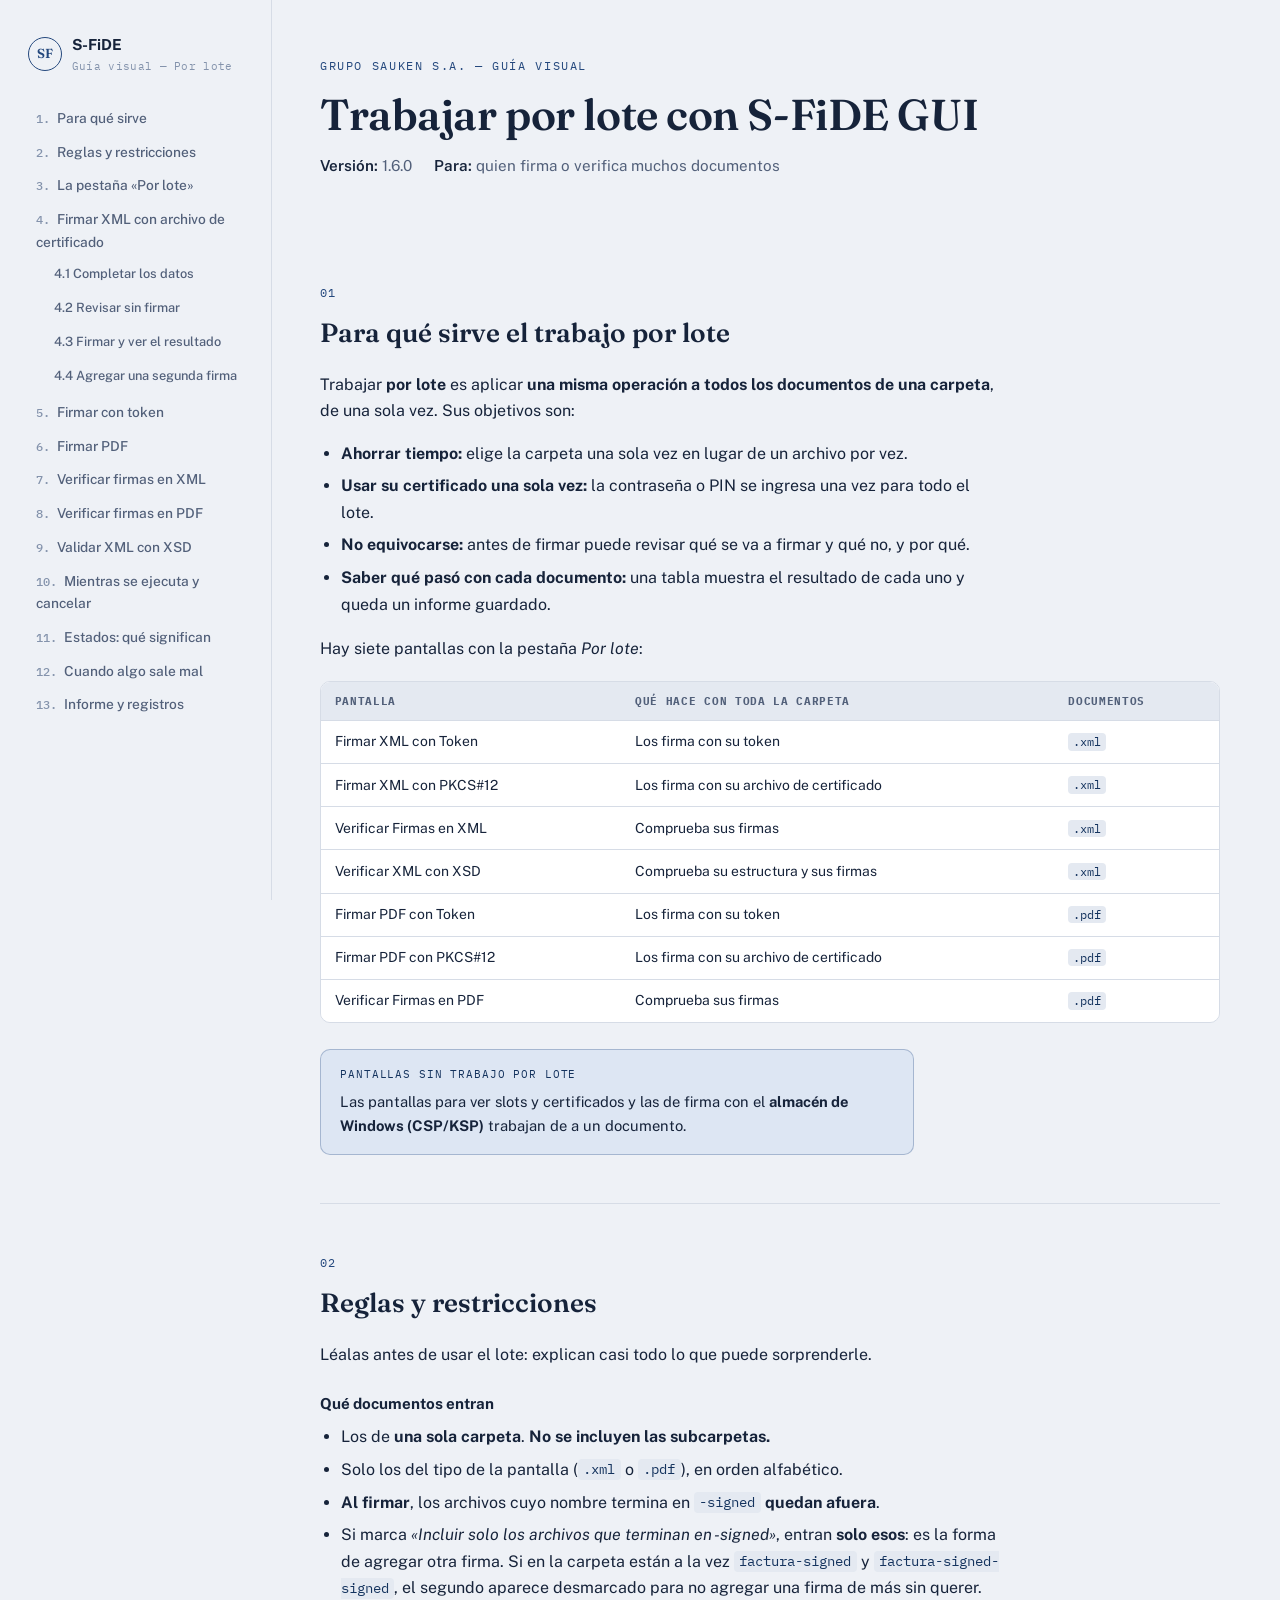
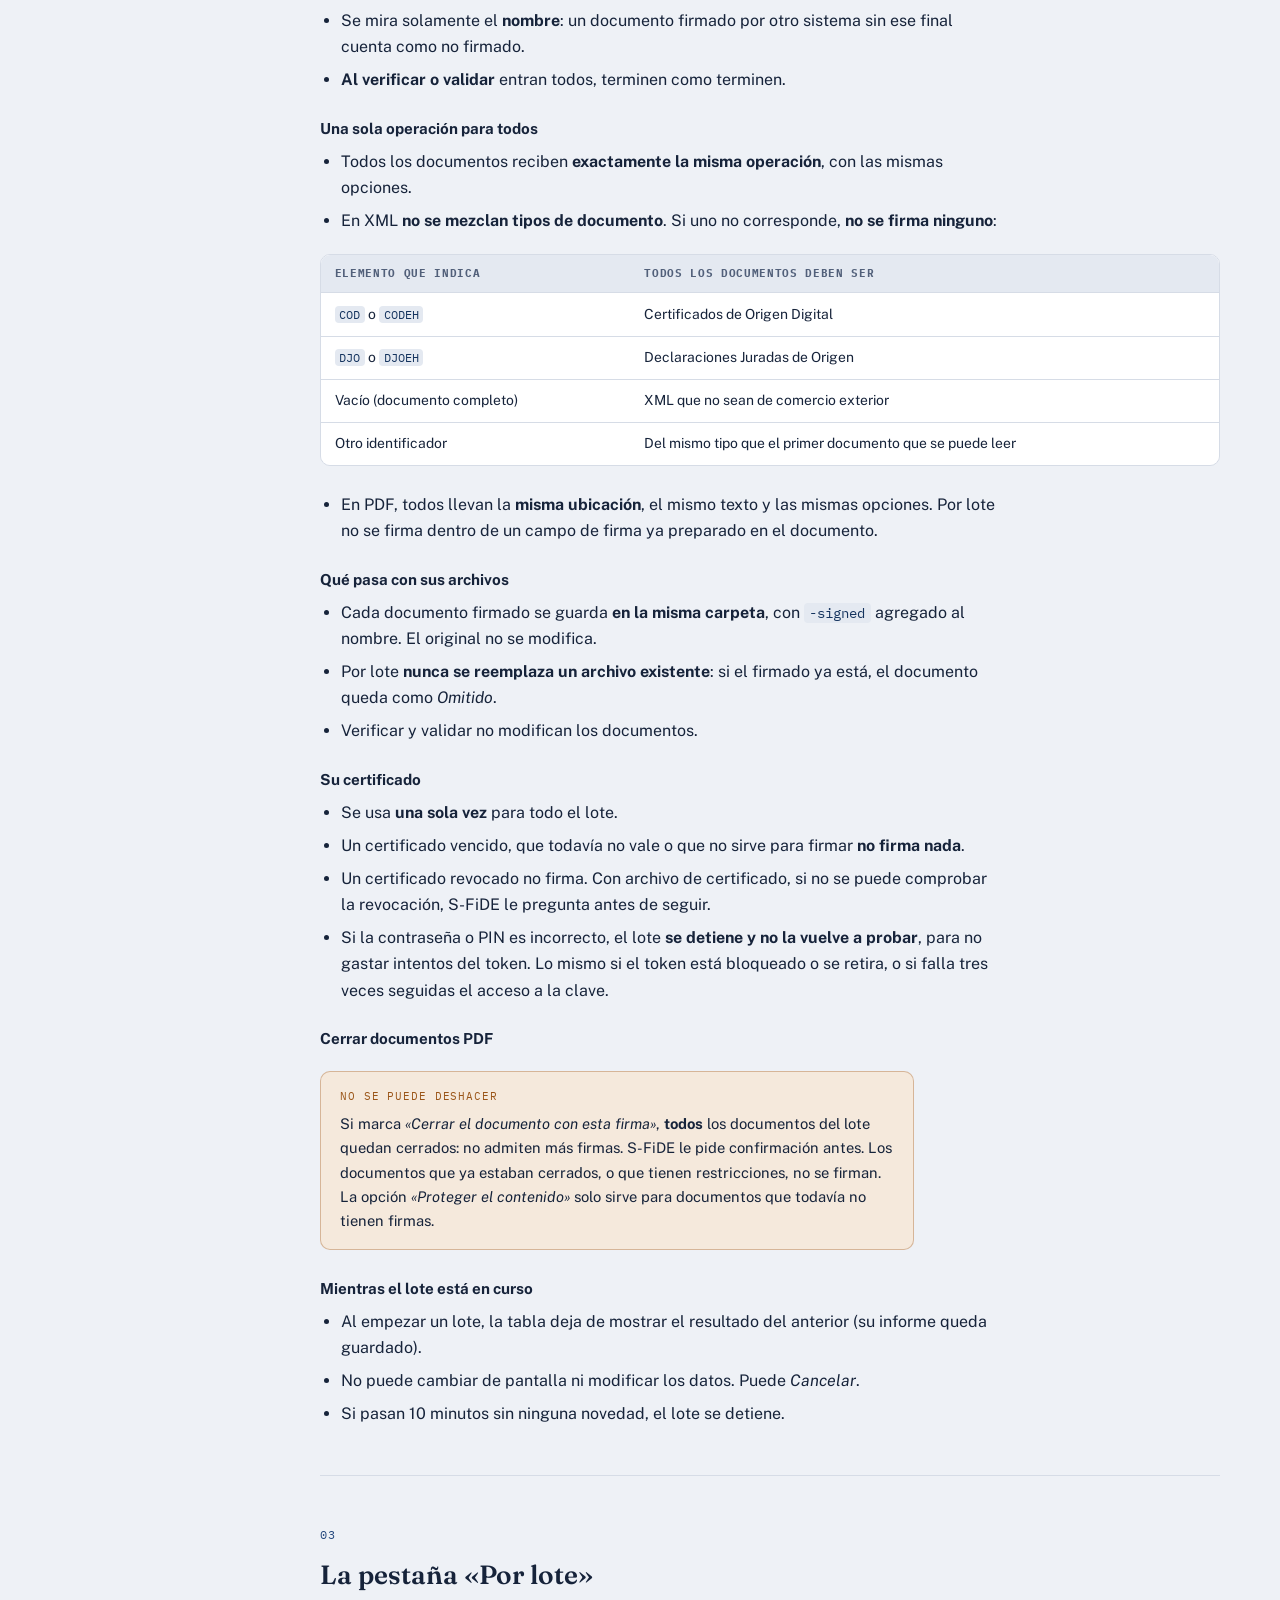
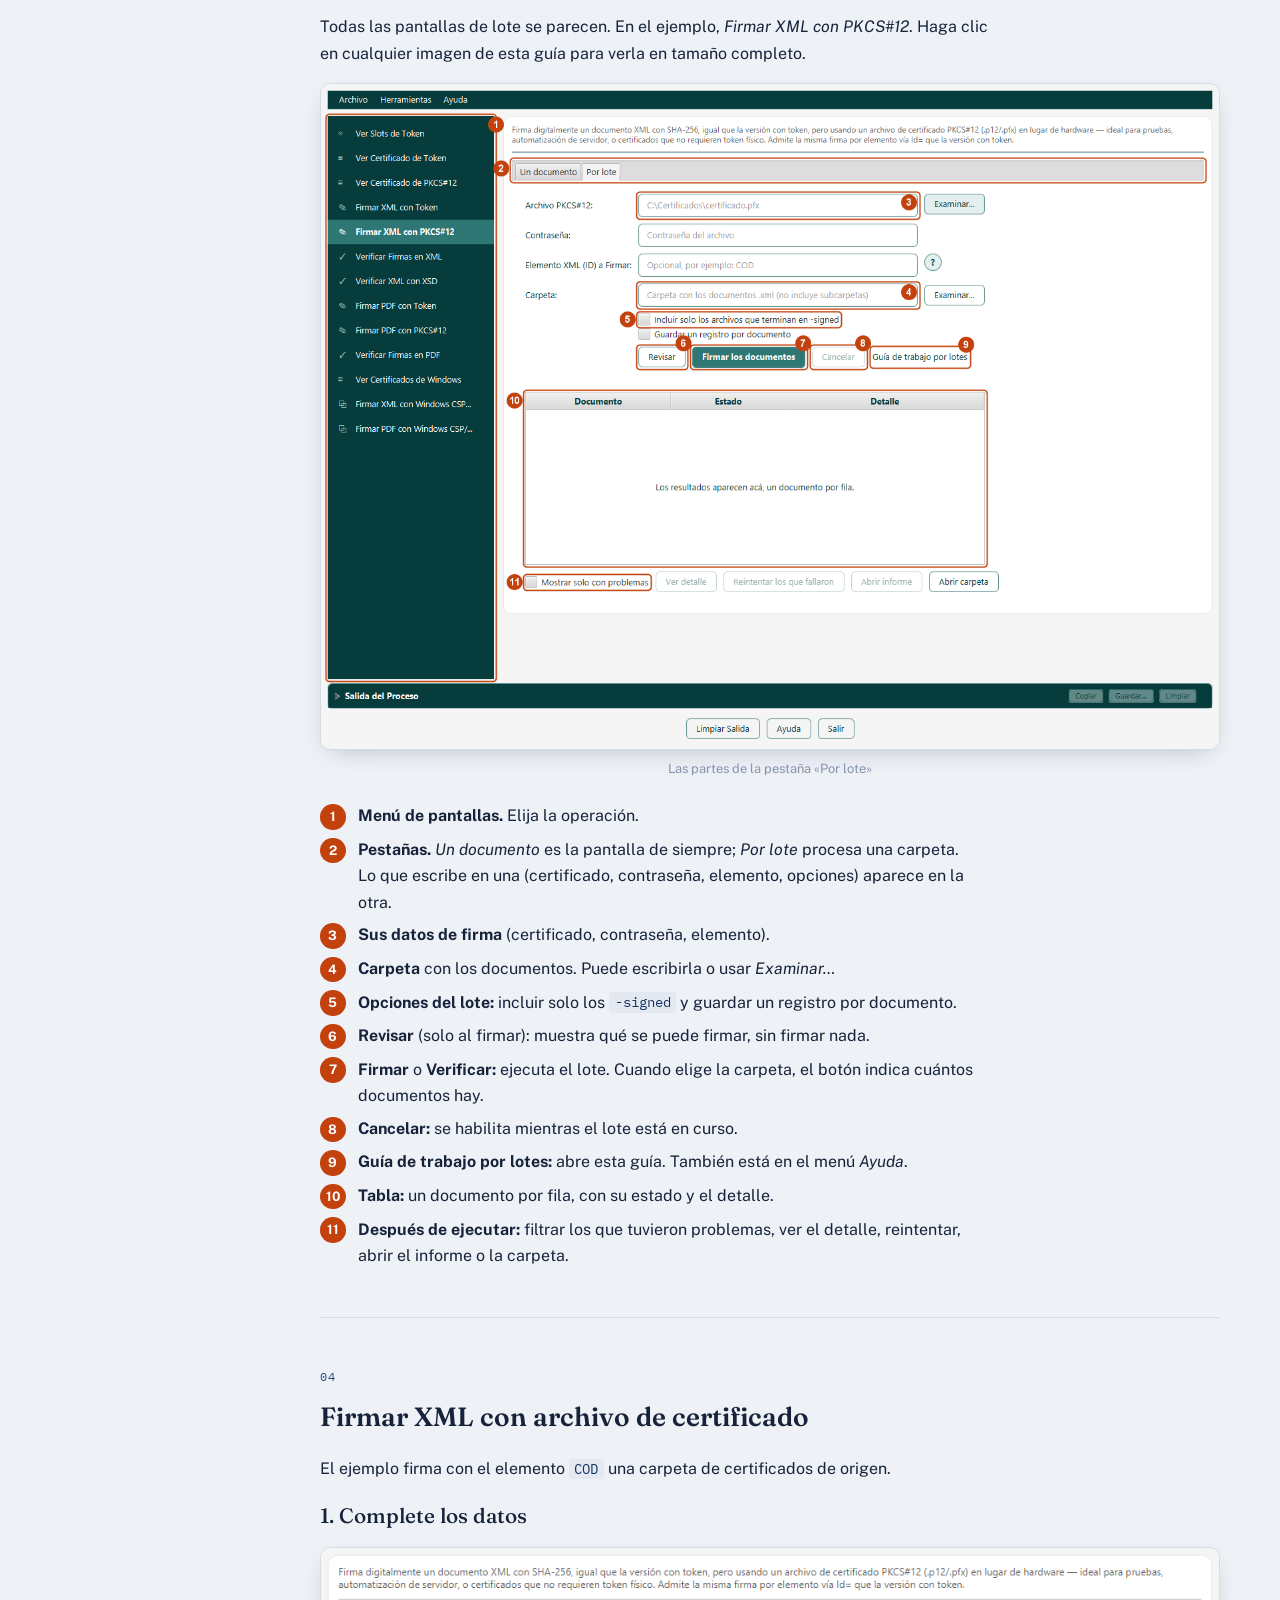
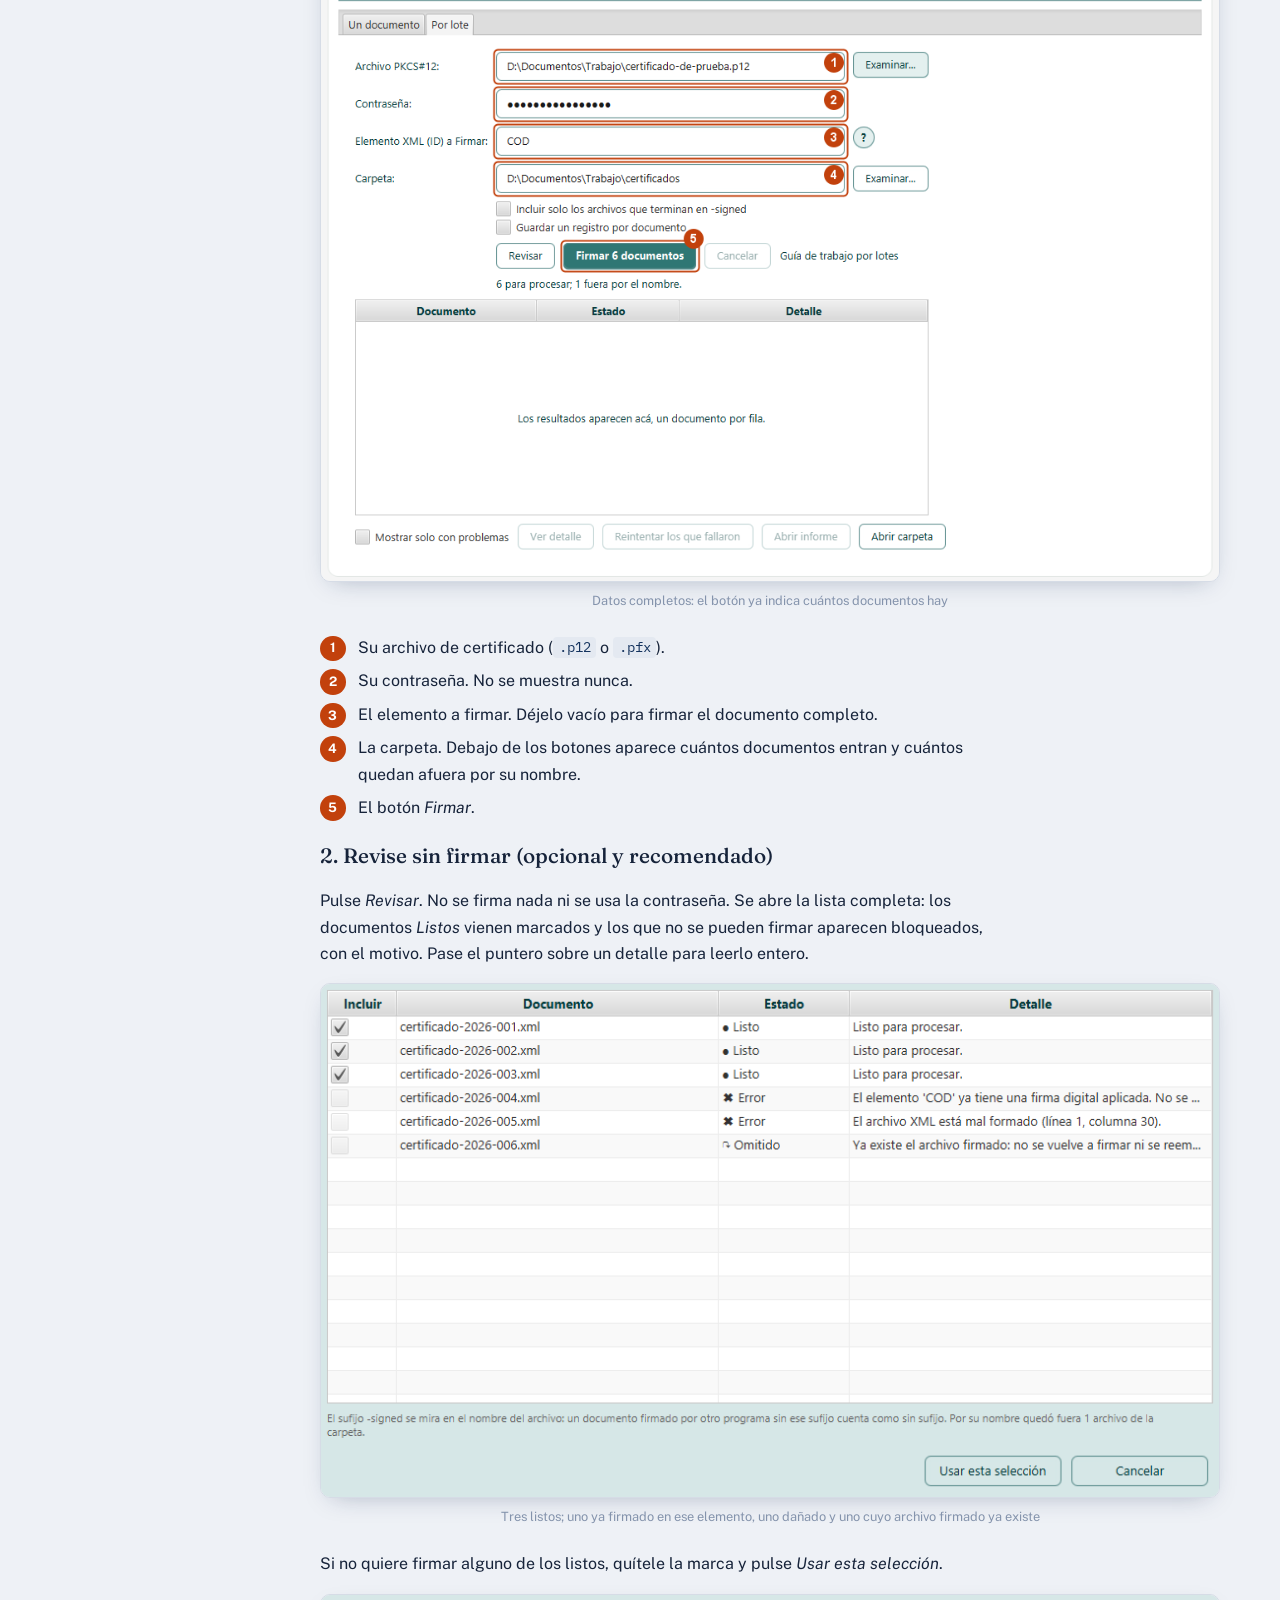
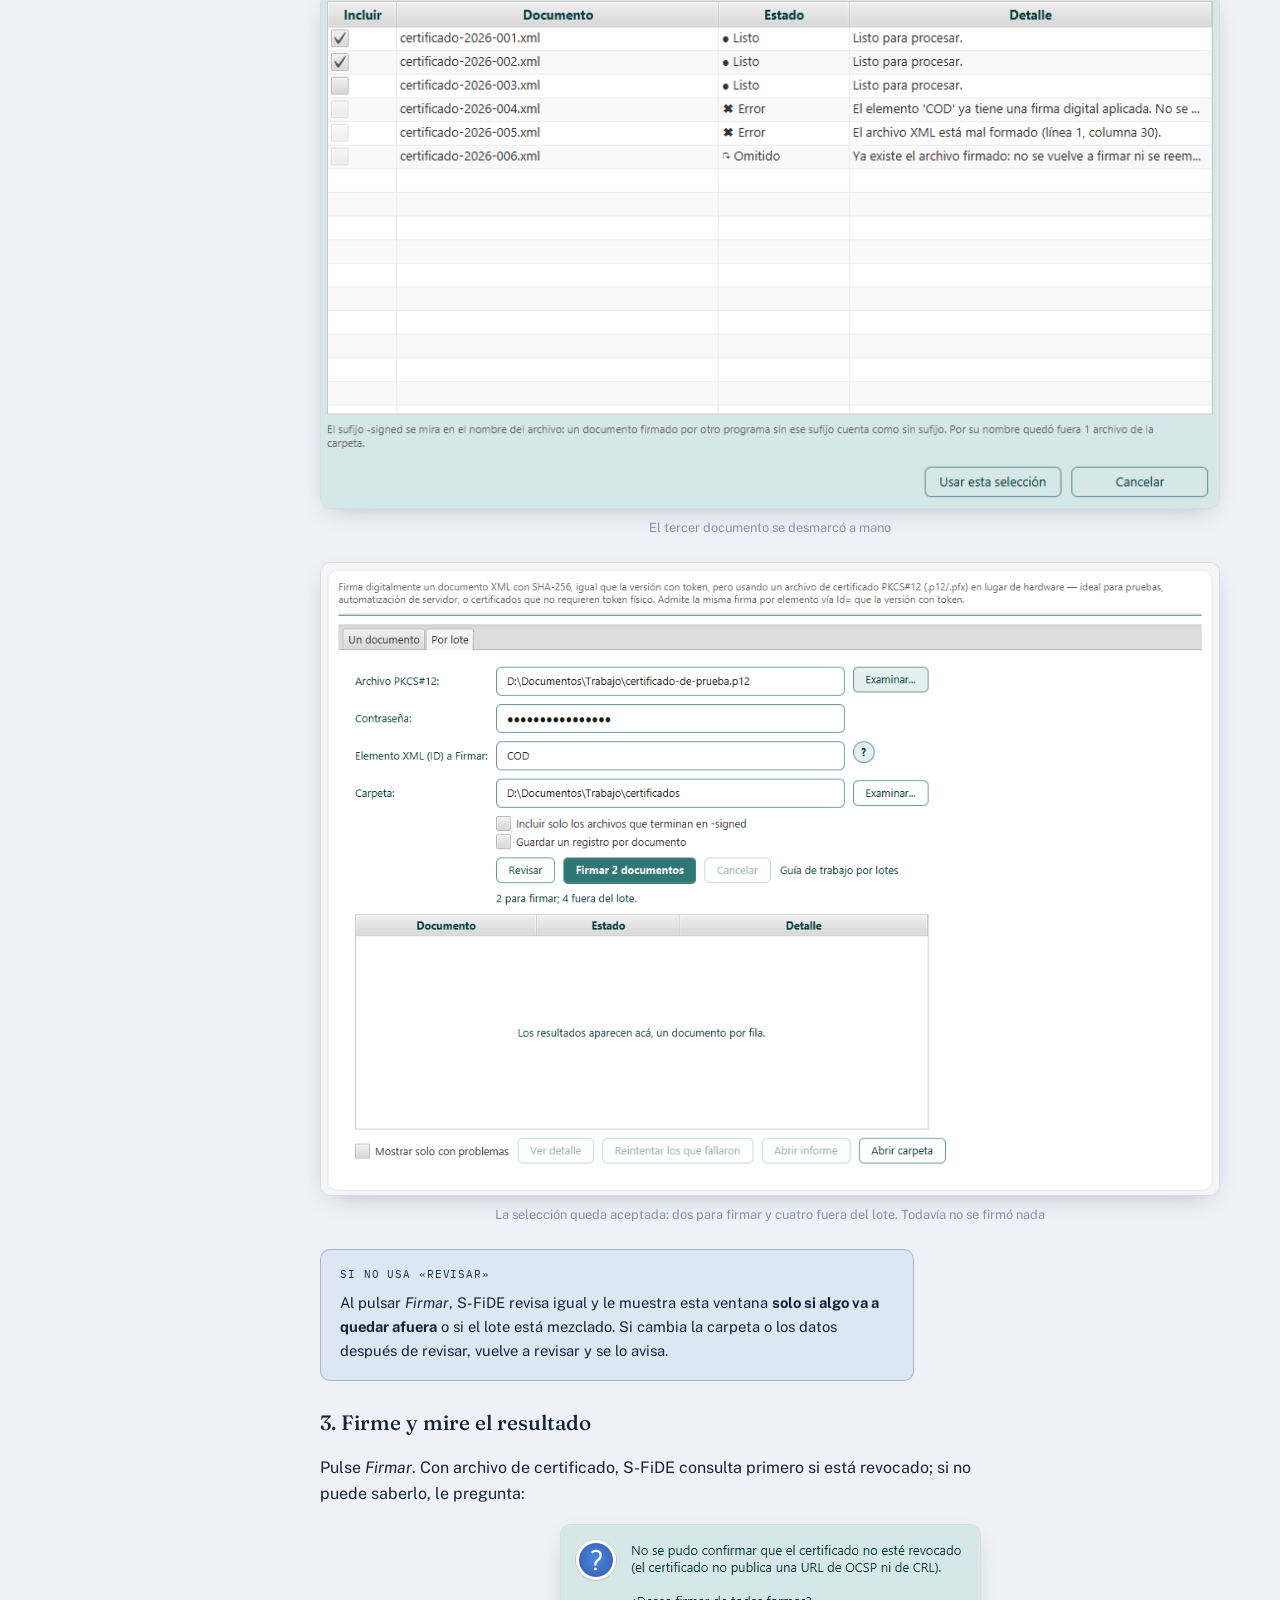
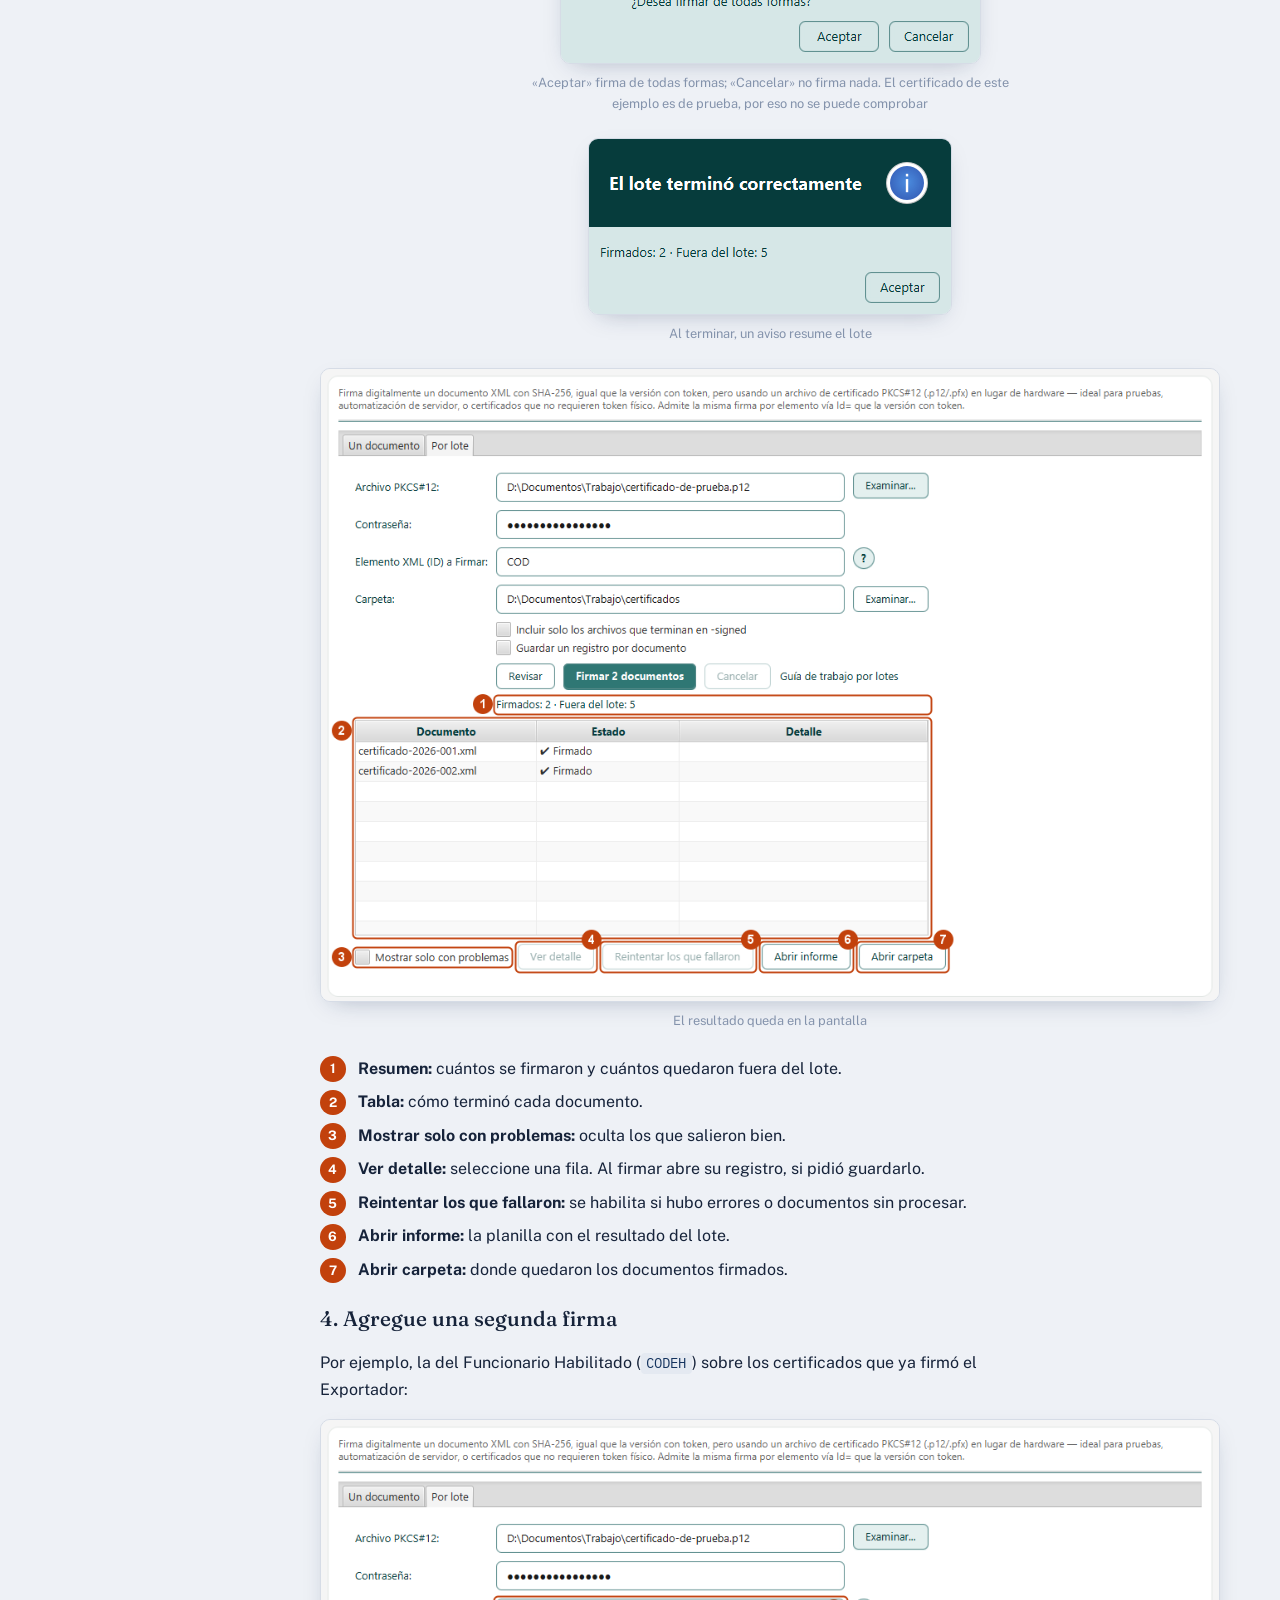
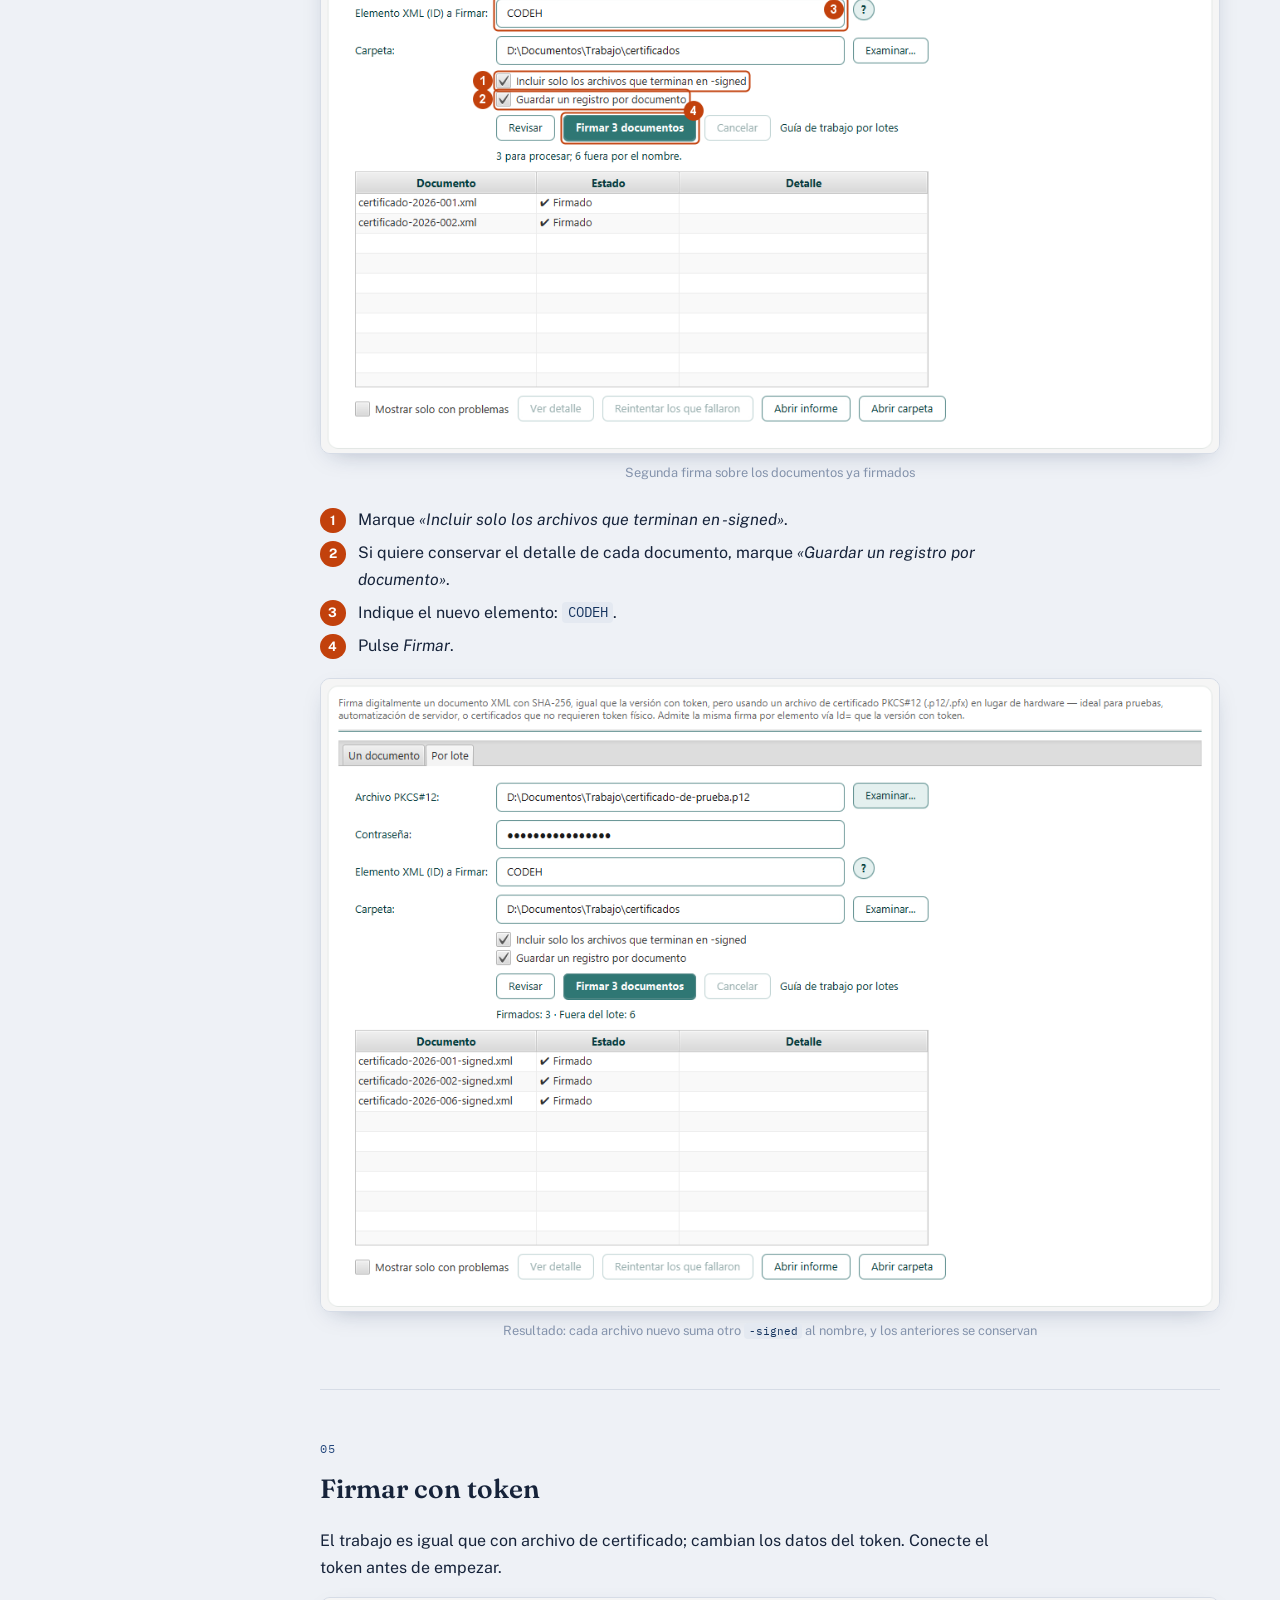
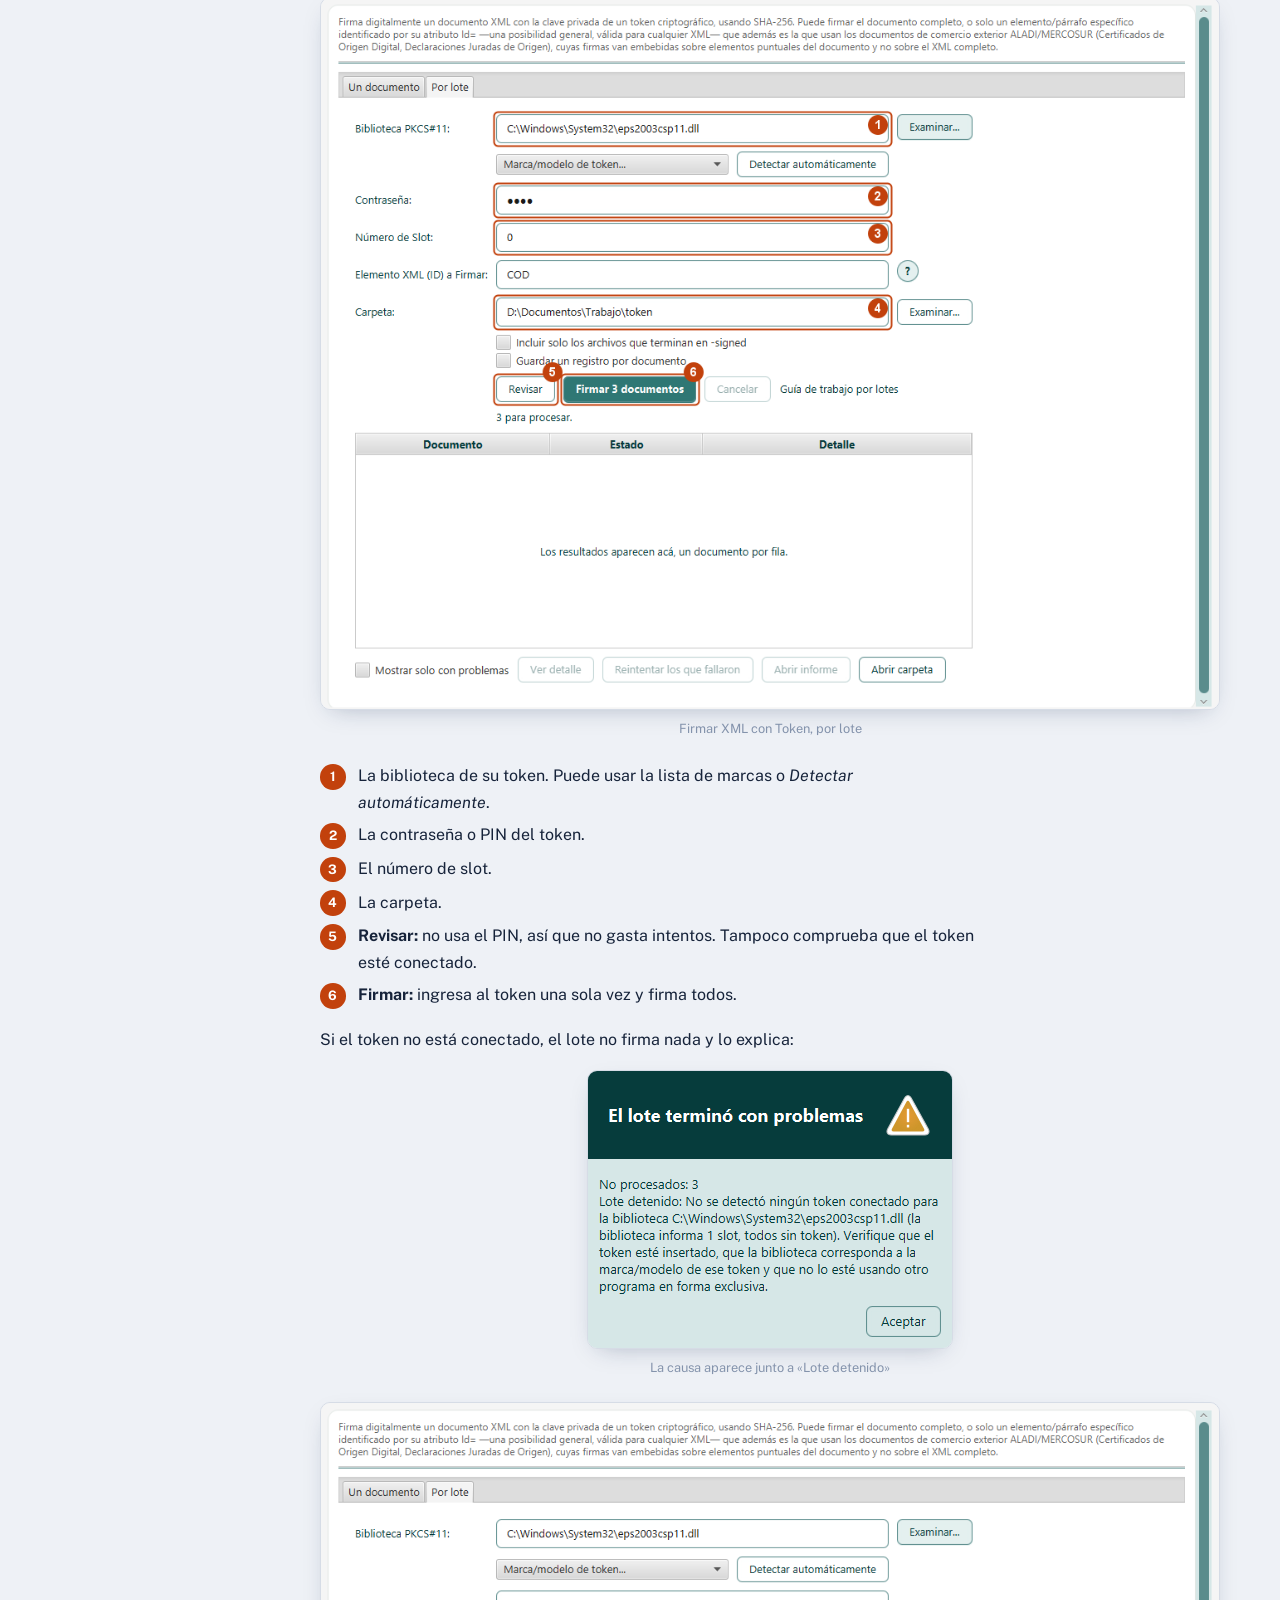
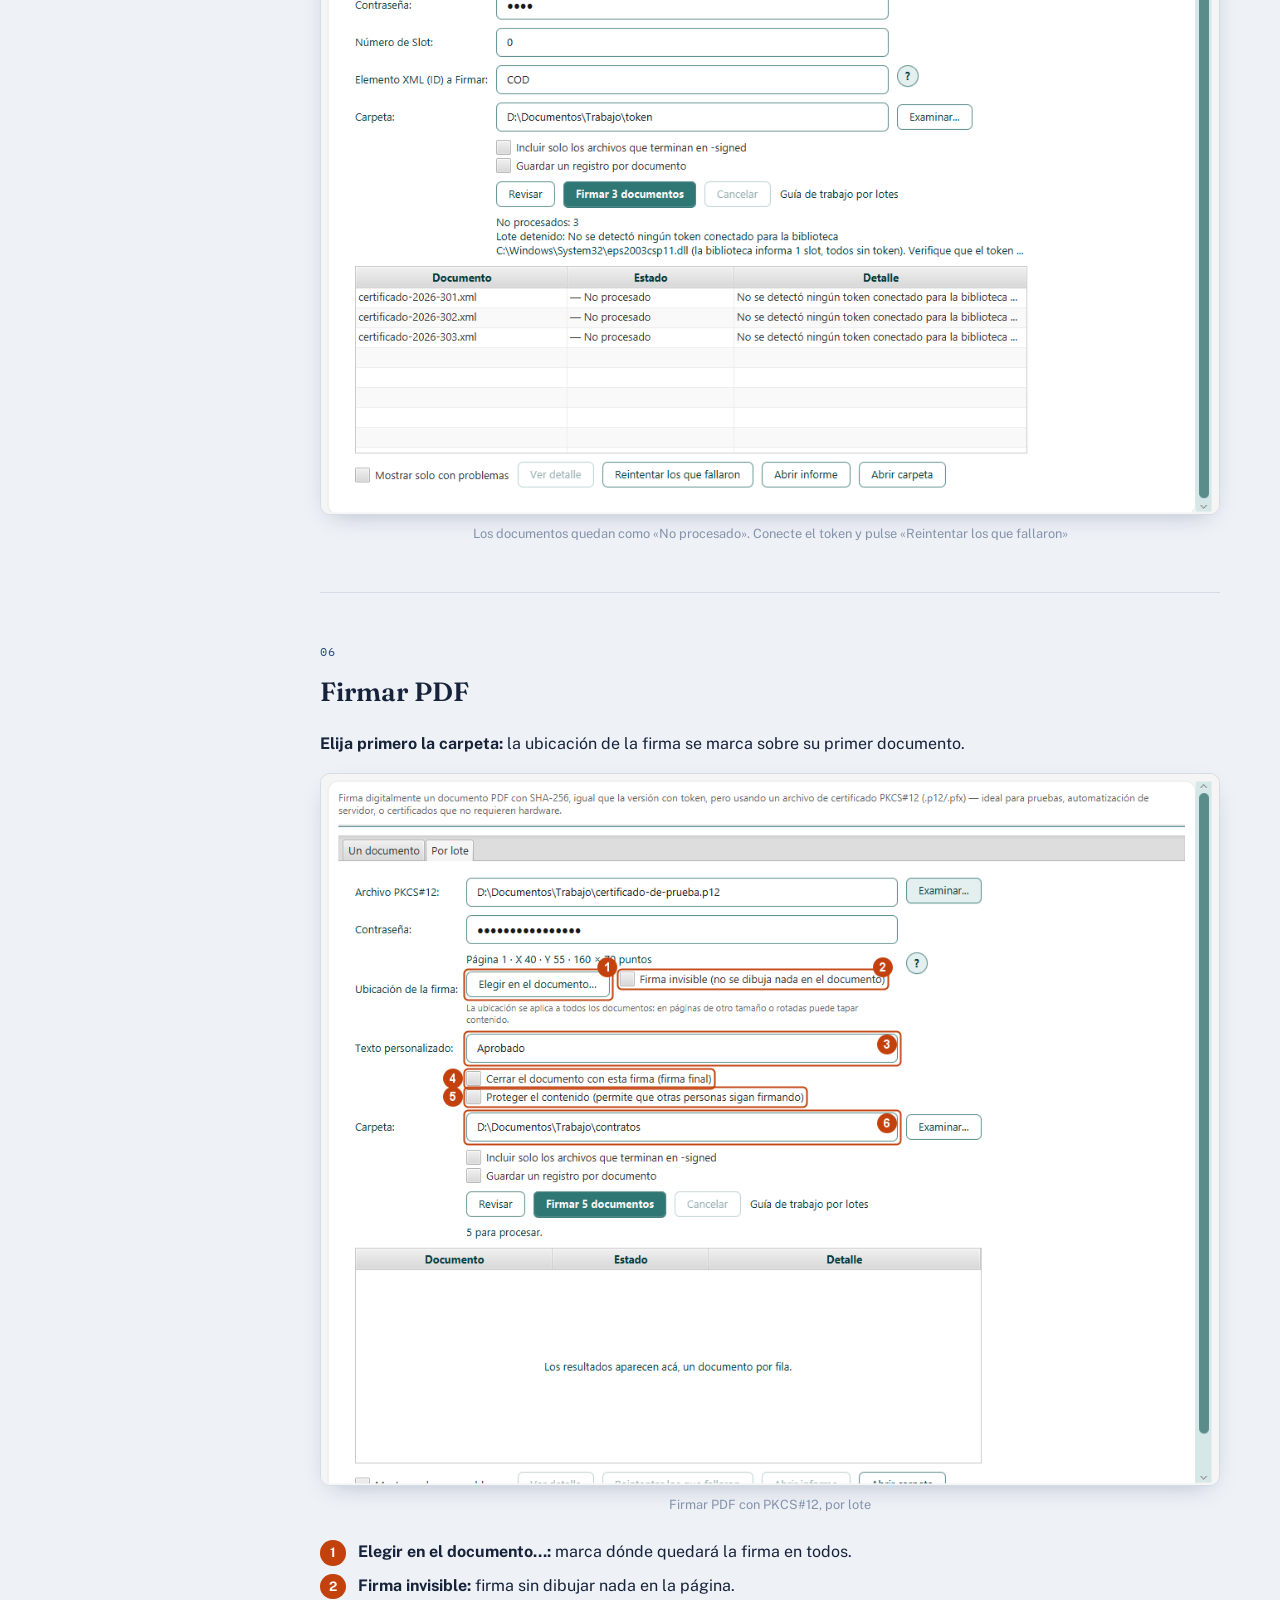
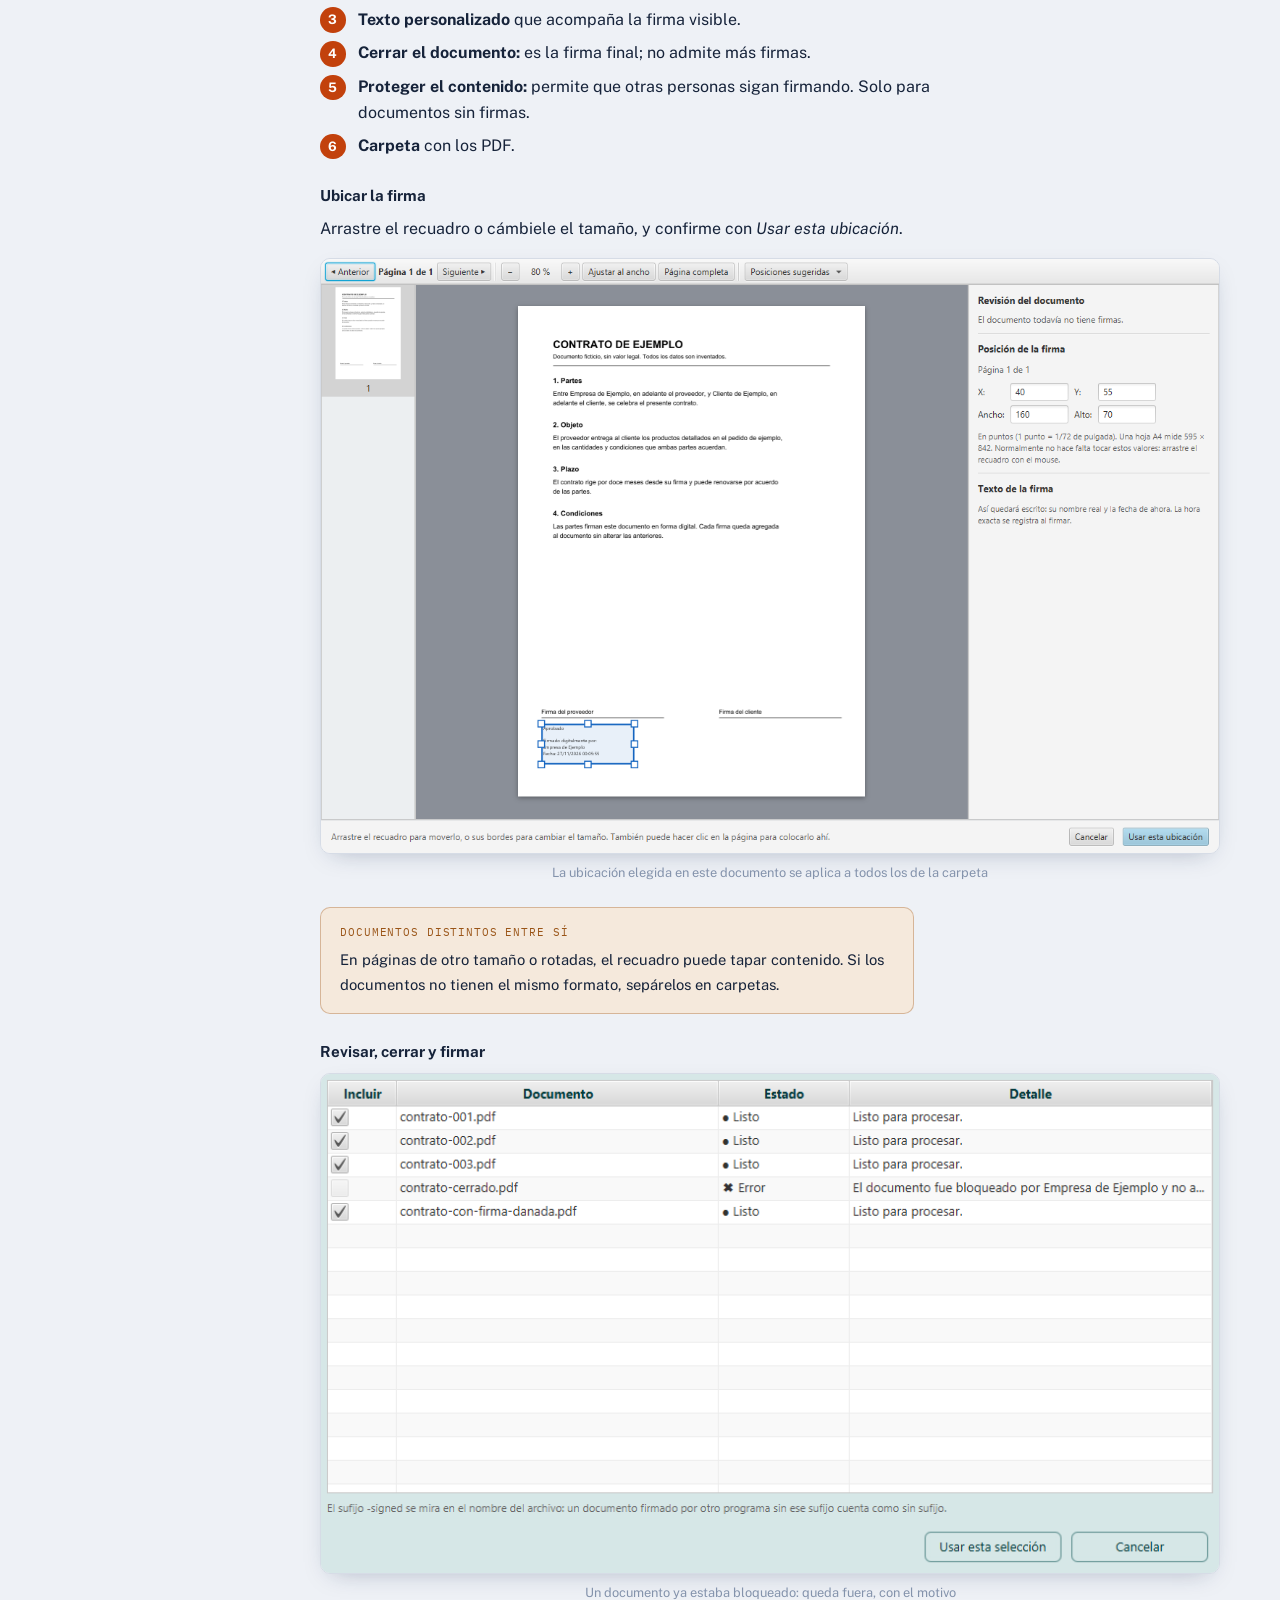
<file: doc/guia-lotes-sfide-gui.html>
<!DOCTYPE html>
<html lang="es">
<head>
<meta charset="UTF-8">
<meta name="viewport" content="width=device-width, initial-scale=1">
<title>Guía visual del trabajo por lote — S-FiDE GUI</title>
<style>
  @import url('https://fonts.googleapis.com/css2?family=Fraunces:ital,opsz,wght@0,9..144,400;0,9..144,500;0,9..144,600;1,9..144,500&family=Public+Sans:wght@400;500;600;700&family=IBM+Plex+Mono:wght@400;500;600&display=swap');

  :root {
    --bg: #eef1f6;
    --surface: #ffffff;
    --surface-2: #e4e9f1;
    --ink: #16233a;
    --muted: #52607a;
    --faint: #8493ac;
    --line: #d6dce6;
    --accent: #24487d;
    --accent-strong: #14335e;
    --accent-soft: #dde6f3;
    --ok: #2f7a4f;
    --ok-soft: #e2f1e7;
    --warn: #9a5518;
    --warn-soft: #f5e9dc;
    --code-bg: #0f1c30;
    --code-fg: #dbe6f5;
    --code-accent: #8fb4e8;
  }

  @media (prefers-color-scheme: dark) {
    :root:not([data-theme="light"]) {
      --bg: #0e1524;
      --surface: #151f34;
      --surface-2: #1c2a45;
      --ink: #e7ecf6;
      --muted: #a6b1c9;
      --faint: #67728c;
      --line: #283552;
      --accent: #7fa3dd;
      --accent-strong: #b0cbf3;
      --accent-soft: #1f2d4a;
      --ok: #74c491;
      --ok-soft: #16281d;
      --warn: #e0aa71;
      --warn-soft: #33230f;
      --code-bg: #0a1220;
      --code-fg: #d7e2f2;
      --code-accent: #9dc0ef;
    }
  }

  :root[data-theme="dark"] {
    --bg: #0e1524;
    --surface: #151f34;
    --surface-2: #1c2a45;
    --ink: #e7ecf6;
    --muted: #a6b1c9;
    --faint: #67728c;
    --line: #283552;
    --accent: #7fa3dd;
    --accent-strong: #b0cbf3;
    --accent-soft: #1f2d4a;
    --ok: #74c491;
    --ok-soft: #16281d;
    --warn: #e0aa71;
    --warn-soft: #33230f;
    --code-bg: #0a1220;
    --code-fg: #d7e2f2;
    --code-accent: #9dc0ef;
  }

  * { box-sizing: border-box; }

  body {
    margin: 0;
    background: var(--bg);
    color: var(--ink);
    font-family: 'Public Sans', -apple-system, BlinkMacSystemFont, 'Segoe UI', sans-serif;
    font-size: 16px;
    line-height: 1.65;
    -webkit-font-smoothing: antialiased;
  }

  code, kbd, .mono { font-family: 'IBM Plex Mono', ui-monospace, SFMono-Regular, Menlo, monospace; }

  code {
    background: var(--surface-2);
    color: var(--accent-strong);
    padding: 0.1em 0.4em;
    border-radius: 4px;
    font-size: 0.85em;
  }

  a { color: var(--accent-strong); }
  ::selection { background: var(--accent-soft); }

  /* ---------- Shell layout ---------- */

  .shell {
    display: grid;
    grid-template-columns: 272px minmax(0, 1fr);
    max-width: 1280px;
    margin: 0 auto;
  }

  @media (max-width: 940px) {
    .shell { grid-template-columns: 1fr; }
  }

  aside.nav {
    position: sticky;
    top: 0;
    align-self: start;
    height: 100vh;
    overflow-y: auto;
    padding: 2rem 1.4rem 2rem 1.75rem;
    border-right: 1px solid var(--line);
    scrollbar-width: thin;
  }

  @media (max-width: 940px) {
    aside.nav { position: static; height: auto; border-right: none; border-bottom: 1px solid var(--line); padding: 1.25rem 1.25rem; }
  }

  .brand { display: flex; align-items: center; gap: 0.6rem; margin-bottom: 1.6rem; }
  .brand .mark {
    width: 34px; height: 34px; border-radius: 50%; border: 1.4px solid var(--accent);
    display: flex; align-items: center; justify-content: center;
    font-family: 'Fraunces', serif; font-weight: 600; font-size: 0.82rem; color: var(--accent); flex: none;
  }
  .brand .name { font-weight: 700; font-size: 0.95rem; letter-spacing: -0.01em; }
  .brand .tag { display: block; font-size: 0.68rem; color: var(--faint); font-family: 'IBM Plex Mono', monospace; letter-spacing: 0.03em; }

  nav.toc { font-size: 0.86rem; }
  nav.toc ol { list-style: none; margin: 0; padding: 0; counter-reset: sec; }
  nav.toc > ol > li { counter-increment: sec; margin-bottom: 0.05rem; }
  nav.toc a { display: block; padding: 0.32rem 0.5rem; border-radius: 6px; color: var(--muted); text-decoration: none; font-weight: 500; }
  nav.toc > ol > li > a::before { content: counter(sec) ". "; color: var(--faint); font-family: 'IBM Plex Mono', monospace; font-size: 0.78rem; }
  nav.toc a:hover { background: var(--surface-2); color: var(--ink); }
  nav.toc ol ol { margin: 0.1rem 0 0.4rem 1.1rem; counter-reset: sub; }
  nav.toc ol ol li { counter-increment: sub; }
  nav.toc ol ol a { font-size: 0.8rem; padding: 0.2rem 0.5rem; }
  nav.toc ol ol a::before { content: counter(sec) "." counter(sub) " "; }

  main { padding: 3.5rem 3rem 8rem; min-width: 0; }
  @media (max-width: 940px) { main { padding: 2.25rem 1.25rem 5rem; } }

  .doc-header { max-width: 700px; margin-bottom: 3.5rem; }
  .eyebrow { display: block; font-family: 'IBM Plex Mono', monospace; font-size: 0.72rem; letter-spacing: 0.14em; text-transform: uppercase; color: var(--accent); margin-bottom: 1rem; }
  h1 { font-family: 'Fraunces', Georgia, serif; font-weight: 600; font-size: clamp(2rem, 4vw, 2.7rem); line-height: 1.1; letter-spacing: -0.01em; margin: 0 0 0.9rem; text-wrap: balance; }
  .doc-header .meta { color: var(--muted); font-size: 0.95rem; display: flex; flex-wrap: wrap; gap: 0.4rem 1.4rem; }
  .doc-header .meta strong { color: var(--ink); font-weight: 600; }

  section.chapter { max-width: 900px; padding-top: 3rem; margin-top: 3rem; border-top: 1px solid var(--line); scroll-margin-top: 1.5rem; }
  section.chapter:first-of-type { border-top: none; margin-top: 0; }
  .chapter-num { font-family: 'IBM Plex Mono', monospace; font-size: 0.78rem; color: var(--accent); letter-spacing: 0.06em; display: block; margin-bottom: 0.5rem; }
  h2 { font-family: 'Fraunces', Georgia, serif; font-weight: 600; font-size: 1.65rem; margin: 0 0 1.1rem; text-wrap: balance; }
  h3 { font-family: 'Fraunces', Georgia, serif; font-weight: 500; font-size: 1.3rem; margin: 0 0 0.9rem; }
  h4 { font-size: 0.95rem; font-weight: 700; margin: 1.4rem 0 0.5rem; color: var(--ink); }
  p { margin: 0 0 1rem; max-width: 68ch; }
  ul, ol { padding-left: 1.3rem; margin: 0 0 1.1rem; }
  li { margin-bottom: 0.4rem; max-width: 66ch; }
  strong { font-weight: 700; }

  .table-wrap { overflow-x: auto; margin: 1.2rem 0 1.6rem; border: 1px solid var(--line); border-radius: 10px; }
  table { border-collapse: collapse; width: 100%; font-size: 0.87rem; background: var(--surface); }
  th, td { text-align: left; padding: 0.6rem 0.85rem; border-bottom: 1px solid var(--line); vertical-align: top; }
  th { font-family: 'IBM Plex Mono', monospace; font-size: 0.7rem; letter-spacing: 0.06em; text-transform: uppercase; color: var(--muted); background: var(--surface-2); white-space: nowrap; }
  tr:last-child td { border-bottom: none; }

  .callout { border-radius: 10px; padding: 1rem 1.2rem; margin: 1.2rem 0 1.6rem; font-size: 0.92rem; max-width: 66ch; }
  .callout.note { background: var(--accent-soft); border: 1px solid color-mix(in srgb, var(--accent) 30%, transparent); }
  .callout.warn { background: var(--warn-soft); border: 1px solid color-mix(in srgb, var(--warn) 35%, transparent); }
  .callout.ok { background: var(--ok-soft); border: 1px solid color-mix(in srgb, var(--ok) 35%, transparent); }
  .callout p:last-child { margin-bottom: 0; }
  .callout .label { font-family: 'IBM Plex Mono', monospace; font-size: 0.68rem; letter-spacing: 0.08em; text-transform: uppercase; display: block; margin-bottom: 0.4rem; }
  .callout.note .label { color: var(--accent-strong); }
  .callout.warn .label { color: var(--warn); }
  .callout.ok .label { color: var(--ok); }

  /* ---------- Module blocks ---------- */

  .module {
    border: 1px solid var(--line);
    border-radius: 14px;
    padding: 1.8rem 2rem 2rem;
    margin-bottom: 2.2rem;
    background: var(--surface);
  }
  .module-head { display: flex; align-items: baseline; justify-content: space-between; gap: 1rem; flex-wrap: wrap; margin-bottom: 0.3rem; }
  .module-head h3 { margin: 0; }
  .module-num { font-family: 'IBM Plex Mono', monospace; font-size: 0.72rem; color: var(--faint); }
  .module .windows-only {
    display: inline-flex; align-items: center; gap: 0.3rem; font-family: 'IBM Plex Mono', monospace;
    font-size: 0.65rem; letter-spacing: 0.05em; text-transform: uppercase; color: var(--warn);
    background: var(--warn-soft); padding: 0.15rem 0.5rem; border-radius: 999px; margin-left: 0.5rem;
  }
  .module .desc { color: var(--muted); margin-bottom: 1.3rem; }

  figure.shot { margin: 0 0 1.5rem; }
  figure.shot img {
    display: block; width: 100%; height: auto; border-radius: 10px; border: 1px solid var(--line);
    box-shadow: 0 8px 24px -12px rgba(20, 40, 80, 0.35);
  }
  figure.shot figcaption { font-size: 0.8rem; color: var(--faint); margin-top: 0.5rem; text-align: center; }

  .field-label { font-family: 'IBM Plex Mono', monospace; font-size: 0.68rem; letter-spacing: 0.07em; text-transform: uppercase; color: var(--faint); margin: 1.3rem 0 0.5rem; }
  .field-label:first-of-type { margin-top: 0.4rem; }

  .errlist { font-size: 0.87rem; color: var(--muted); }
  .errlist code { color: var(--warn); background: var(--warn-soft); }
  .oklist { font-size: 0.87rem; color: var(--muted); }
  .oklist code { color: var(--ok); background: var(--ok-soft); }

  footer.doc-footer { max-width: 900px; margin-top: 4rem; padding-top: 1.6rem; border-top: 1px solid var(--line); color: var(--faint); font-size: 0.85rem; }

  details.mobile-toc { display: none; }
  @media (max-width: 940px) {
    details.mobile-toc { display: block; }
    aside.nav > nav.toc { display: none; }
    details.mobile-toc[open] + aside.nav > nav.toc, aside.nav.open nav.toc { display: block; }
  }
</style>

<style>
  figure.shot a { display: block; cursor: zoom-in; }
  figure.shot.chico img { width: auto; max-width: 100%; margin: 0 auto; }
  figure.shot.chico figcaption { max-width: 520px; margin-left: auto; margin-right: auto; }
  ol.leyenda { list-style: none; padding-left: 0; counter-reset: marca; }
  ol.leyenda li { counter-increment: marca; position: relative; padding-left: 2.4rem; min-height: 1.7rem; }
  ol.leyenda li::before {
    content: counter(marca); position: absolute; left: 0; top: 0.05rem; width: 1.6rem; height: 1.6rem;
    border-radius: 50%; background: #c2410c; color: #fff; font-weight: 700; font-size: 0.82rem;
    display: flex; align-items: center; justify-content: center;
  }
  .estado { white-space: nowrap; font-weight: 600; }
</style>
</head>
<body>

<div class="shell">
  <aside class="nav">
    <div class="brand">
      <div class="mark">SF</div>
      <div>
        <span class="name">S-FiDE</span>
        <span class="tag">Guía visual — Por lote</span>
      </div>
    </div>
    <nav class="toc">
      <ol>
        <li><a href="#objetivo">Para qué sirve</a></li>
        <li><a href="#reglas">Reglas y restricciones</a></li>
        <li><a href="#pantalla">La pestaña «Por lote»</a></li>
        <li><a href="#firmar-xml">Firmar XML con archivo de certificado</a>
          <ol>
            <li><a href="#fx-datos">Completar los datos</a></li>
            <li><a href="#fx-revisar">Revisar sin firmar</a></li>
            <li><a href="#fx-firmar">Firmar y ver el resultado</a></li>
            <li><a href="#fx-segunda">Agregar una segunda firma</a></li>
          </ol>
        </li>
        <li><a href="#token">Firmar con token</a></li>
        <li><a href="#firmar-pdf">Firmar PDF</a></li>
        <li><a href="#verificar-xml">Verificar firmas en XML</a></li>
        <li><a href="#verificar-pdf">Verificar firmas en PDF</a></li>
        <li><a href="#validar-xsd">Validar XML con XSD</a></li>
        <li><a href="#curso">Mientras se ejecuta y cancelar</a></li>
        <li><a href="#estados">Estados: qué significan</a></li>
        <li><a href="#problemas">Cuando algo sale mal</a></li>
        <li><a href="#informe">Informe y registros</a></li>
      </ol>
    </nav>
  </aside>

  <main>
    <div class="doc-header">
      <span class="eyebrow">Grupo Sauken S.A. — Guía visual</span>
      <h1>Trabajar por lote con S-FiDE GUI</h1>
      <div class="meta">
        <span><strong>Versión:</strong> 1.6.0</span>
        <span><strong>Para:</strong> quien firma o verifica muchos documentos</span>
      </div>
    </div>

    <section class="chapter" id="objetivo">
      <span class="chapter-num">01</span>
      <h2>Para qué sirve el trabajo por lote</h2>
      <p>Trabajar <strong>por lote</strong> es aplicar <strong>una misma operación a todos los documentos de una carpeta</strong>, de una sola vez. Sus objetivos son:</p>
      <ul>
        <li><strong>Ahorrar tiempo:</strong> elige la carpeta una sola vez en lugar de un archivo por vez.</li>
        <li><strong>Usar su certificado una sola vez:</strong> la contraseña o PIN se ingresa una vez para todo el lote.</li>
        <li><strong>No equivocarse:</strong> antes de firmar puede revisar qué se va a firmar y qué no, y por qué.</li>
        <li><strong>Saber qué pasó con cada documento:</strong> una tabla muestra el resultado de cada uno y queda un informe guardado.</li>
      </ul>
      <p>Hay siete pantallas con la pestaña <em>Por lote</em>:</p>
      <div class="table-wrap">
        <table>
          <tr><th>Pantalla</th><th>Qué hace con toda la carpeta</th><th>Documentos</th></tr>
          <tr><td>Firmar XML con Token</td><td>Los firma con su token</td><td><code>.xml</code></td></tr>
          <tr><td>Firmar XML con PKCS#12</td><td>Los firma con su archivo de certificado</td><td><code>.xml</code></td></tr>
          <tr><td>Verificar Firmas en XML</td><td>Comprueba sus firmas</td><td><code>.xml</code></td></tr>
          <tr><td>Verificar XML con XSD</td><td>Comprueba su estructura y sus firmas</td><td><code>.xml</code></td></tr>
          <tr><td>Firmar PDF con Token</td><td>Los firma con su token</td><td><code>.pdf</code></td></tr>
          <tr><td>Firmar PDF con PKCS#12</td><td>Los firma con su archivo de certificado</td><td><code>.pdf</code></td></tr>
          <tr><td>Verificar Firmas en PDF</td><td>Comprueba sus firmas</td><td><code>.pdf</code></td></tr>
        </table>
      </div>
      <div class="callout note">
        <span class="label">Pantallas sin trabajo por lote</span>
        <p>Las pantallas para ver slots y certificados y las de firma con el <strong>almacén de Windows (CSP/KSP)</strong> trabajan de a un documento.</p>
      </div>
    </section>

    <section class="chapter" id="reglas">
      <span class="chapter-num">02</span>
      <h2>Reglas y restricciones</h2>
      <p>Léalas antes de usar el lote: explican casi todo lo que puede sorprenderle.</p>

      <h4>Qué documentos entran</h4>
      <ul>
        <li>Los de <strong>una sola carpeta</strong>. <strong>No se incluyen las subcarpetas.</strong></li>
        <li>Solo los del tipo de la pantalla (<code>.xml</code> o <code>.pdf</code>), en orden alfabético.</li>
        <li><strong>Al firmar</strong>, los archivos cuyo nombre termina en <code>-signed</code> <strong>quedan afuera</strong>.</li>
        <li>Si marca <em>«Incluir solo los archivos que terminan en -signed»</em>, entran <strong>solo esos</strong>: es la forma de agregar otra firma. Si en la carpeta están a la vez <code>factura-signed</code> y <code>factura-signed-signed</code>, el segundo aparece desmarcado para no agregar una firma de más sin querer.</li>
        <li>Se mira solamente el <strong>nombre</strong>: un documento firmado por otro sistema sin ese final cuenta como no firmado.</li>
        <li><strong>Al verificar o validar</strong> entran todos, terminen como terminen.</li>
      </ul>

      <h4>Una sola operación para todos</h4>
      <ul>
        <li>Todos los documentos reciben <strong>exactamente la misma operación</strong>, con las mismas opciones.</li>
        <li>En XML <strong>no se mezclan tipos de documento</strong>. Si uno no corresponde, <strong>no se firma ninguno</strong>:</li>
      </ul>
      <div class="table-wrap">
        <table>
          <tr><th>Elemento que indica</th><th>Todos los documentos deben ser</th></tr>
          <tr><td><code>COD</code> o <code>CODEH</code></td><td>Certificados de Origen Digital</td></tr>
          <tr><td><code>DJO</code> o <code>DJOEH</code></td><td>Declaraciones Juradas de Origen</td></tr>
          <tr><td>Vacío (documento completo)</td><td>XML que no sean de comercio exterior</td></tr>
          <tr><td>Otro identificador</td><td>Del mismo tipo que el primer documento que se puede leer</td></tr>
        </table>
      </div>
      <ul>
        <li>En PDF, todos llevan la <strong>misma ubicación</strong>, el mismo texto y las mismas opciones. Por lote no se firma dentro de un campo de firma ya preparado en el documento.</li>
      </ul>

      <h4>Qué pasa con sus archivos</h4>
      <ul>
        <li>Cada documento firmado se guarda <strong>en la misma carpeta</strong>, con <code>-signed</code> agregado al nombre. El original no se modifica.</li>
        <li>Por lote <strong>nunca se reemplaza un archivo existente</strong>: si el firmado ya está, el documento queda como <em>Omitido</em>.</li>
        <li>Verificar y validar no modifican los documentos.</li>
      </ul>

      <h4>Su certificado</h4>
      <ul>
        <li>Se usa <strong>una sola vez</strong> para todo el lote.</li>
        <li>Un certificado vencido, que todavía no vale o que no sirve para firmar <strong>no firma nada</strong>.</li>
        <li>Un certificado revocado no firma. Con archivo de certificado, si no se puede comprobar la revocación, S-FiDE le pregunta antes de seguir.</li>
        <li>Si la contraseña o PIN es incorrecto, el lote <strong>se detiene y no la vuelve a probar</strong>, para no gastar intentos del token. Lo mismo si el token está bloqueado o se retira, o si falla tres veces seguidas el acceso a la clave.</li>
      </ul>

      <h4>Cerrar documentos PDF</h4>
      <div class="callout warn">
        <span class="label">No se puede deshacer</span>
        <p>Si marca <em>«Cerrar el documento con esta firma»</em>, <strong>todos</strong> los documentos del lote quedan cerrados: no admiten más firmas. S-FiDE le pide confirmación antes. Los documentos que ya estaban cerrados, o que tienen restricciones, no se firman. La opción <em>«Proteger el contenido»</em> solo sirve para documentos que todavía no tienen firmas.</p>
      </div>

      <h4>Mientras el lote está en curso</h4>
      <ul>
        <li>Al empezar un lote, la tabla deja de mostrar el resultado del anterior (su informe queda guardado).</li>
        <li>No puede cambiar de pantalla ni modificar los datos. Puede <em>Cancelar</em>.</li>
        <li>Si pasan 10 minutos sin ninguna novedad, el lote se detiene.</li>
      </ul>
    </section>

    <section class="chapter" id="pantalla">
      <span class="chapter-num">03</span>
      <h2>La pestaña «Por lote»</h2>
      <p>Todas las pantallas de lote se parecen. En el ejemplo, <em>Firmar XML con PKCS#12</em>. Haga clic en cualquier imagen de esta guía para verla en tamaño completo.</p>
      <figure class="shot">
        <a href="img/guia-lotes/01-pantalla.png"><img src="img/guia-lotes/01-pantalla.png" alt="Pestaña Por lote de Firmar XML con PKCS#12, con sus partes numeradas"></a>
        <figcaption>Las partes de la pestaña «Por lote»</figcaption>
      </figure>
      <ol class="leyenda">
        <li><strong>Menú de pantallas.</strong> Elija la operación.</li>
        <li><strong>Pestañas.</strong> <em>Un documento</em> es la pantalla de siempre; <em>Por lote</em> procesa una carpeta. Lo que escribe en una (certificado, contraseña, elemento, opciones) aparece en la otra.</li>
        <li><strong>Sus datos de firma</strong> (certificado, contraseña, elemento).</li>
        <li><strong>Carpeta</strong> con los documentos. Puede escribirla o usar <em>Examinar…</em></li>
        <li><strong>Opciones del lote:</strong> incluir solo los <code>-signed</code> y guardar un registro por documento.</li>
        <li><strong>Revisar</strong> (solo al firmar): muestra qué se puede firmar, sin firmar nada.</li>
        <li><strong>Firmar</strong> o <strong>Verificar:</strong> ejecuta el lote. Cuando elige la carpeta, el botón indica cuántos documentos hay.</li>
        <li><strong>Cancelar:</strong> se habilita mientras el lote está en curso.</li>
        <li><strong>Guía de trabajo por lotes:</strong> abre esta guía. También está en el menú <em>Ayuda</em>.</li>
        <li><strong>Tabla:</strong> un documento por fila, con su estado y el detalle.</li>
        <li><strong>Después de ejecutar:</strong> filtrar los que tuvieron problemas, ver el detalle, reintentar, abrir el informe o la carpeta.</li>
      </ol>
    </section>

    <section class="chapter" id="firmar-xml">
      <span class="chapter-num">04</span>
      <h2>Firmar XML con archivo de certificado</h2>
      <p>El ejemplo firma con el elemento <code>COD</code> una carpeta de certificados de origen.</p>

      <h3 id="fx-datos">1. Complete los datos</h3>
      <figure class="shot">
        <a href="img/guia-lotes/02-datos.png"><img src="img/guia-lotes/02-datos.png" alt="Datos completos para firmar un lote de XML"></a>
        <figcaption>Datos completos: el botón ya indica cuántos documentos hay</figcaption>
      </figure>
      <ol class="leyenda">
        <li>Su archivo de certificado (<code>.p12</code> o <code>.pfx</code>).</li>
        <li>Su contraseña. No se muestra nunca.</li>
        <li>El elemento a firmar. Déjelo vacío para firmar el documento completo.</li>
        <li>La carpeta. Debajo de los botones aparece cuántos documentos entran y cuántos quedan afuera por su nombre.</li>
        <li>El botón <em>Firmar</em>.</li>
      </ol>

      <h3 id="fx-revisar">2. Revise sin firmar (opcional y recomendado)</h3>
      <p>Pulse <em>Revisar</em>. No se firma nada ni se usa la contraseña. Se abre la lista completa: los documentos <em>Listos</em> vienen marcados y los que no se pueden firmar aparecen bloqueados, con el motivo. Pase el puntero sobre un detalle para leerlo entero.</p>
      <figure class="shot">
        <a href="img/guia-lotes/03-revisar.png"><img src="img/guia-lotes/03-revisar.png" alt="Revisión: tres documentos listos, dos con error y uno omitido"></a>
        <figcaption>Tres listos; uno ya firmado en ese elemento, uno dañado y uno cuyo archivo firmado ya existe</figcaption>
      </figure>
      <p>Si no quiere firmar alguno de los listos, quítele la marca y pulse <em>Usar esta selección</em>.</p>
      <figure class="shot">
        <a href="img/guia-lotes/04-desmarcar.png"><img src="img/guia-lotes/04-desmarcar.png" alt="Revisión con el tercer documento desmarcado"></a>
        <figcaption>El tercer documento se desmarcó a mano</figcaption>
      </figure>
      <figure class="shot">
        <a href="img/guia-lotes/05-seleccion.png"><img src="img/guia-lotes/05-seleccion.png" alt="Pantalla con la selección aceptada: dos documentos para firmar"></a>
        <figcaption>La selección queda aceptada: dos para firmar y cuatro fuera del lote. Todavía no se firmó nada</figcaption>
      </figure>
      <div class="callout note">
        <span class="label">Si no usa «Revisar»</span>
        <p>Al pulsar <em>Firmar</em>, S-FiDE revisa igual y le muestra esta ventana <strong>solo si algo va a quedar afuera</strong> o si el lote está mezclado. Si cambia la carpeta o los datos después de revisar, vuelve a revisar y se lo avisa.</p>
      </div>

      <h3 id="fx-firmar">3. Firme y mire el resultado</h3>
      <p>Pulse <em>Firmar</em>. Con archivo de certificado, S-FiDE consulta primero si está revocado; si no puede saberlo, le pregunta:</p>
      <figure class="shot chico">
        <a href="img/guia-lotes/06-revocacion.png"><img src="img/guia-lotes/06-revocacion.png" width="419" alt="Pregunta: no se pudo confirmar que el certificado no esté revocado"></a>
        <figcaption>«Aceptar» firma de todas formas; «Cancelar» no firma nada. El certificado de este ejemplo es de prueba, por eso no se puede comprobar</figcaption>
      </figure>
      <figure class="shot chico">
        <a href="img/guia-lotes/07-estado.png"><img src="img/guia-lotes/07-estado.png" width="362" alt="Aviso: el lote terminó correctamente"></a>
        <figcaption>Al terminar, un aviso resume el lote</figcaption>
      </figure>
      <figure class="shot">
        <a href="img/guia-lotes/08-resultado.png"><img src="img/guia-lotes/08-resultado.png" alt="Resultado del lote con sus controles numerados"></a>
        <figcaption>El resultado queda en la pantalla</figcaption>
      </figure>
      <ol class="leyenda">
        <li><strong>Resumen:</strong> cuántos se firmaron y cuántos quedaron fuera del lote.</li>
        <li><strong>Tabla:</strong> cómo terminó cada documento.</li>
        <li><strong>Mostrar solo con problemas:</strong> oculta los que salieron bien.</li>
        <li><strong>Ver detalle:</strong> seleccione una fila. Al firmar abre su registro, si pidió guardarlo.</li>
        <li><strong>Reintentar los que fallaron:</strong> se habilita si hubo errores o documentos sin procesar.</li>
        <li><strong>Abrir informe:</strong> la planilla con el resultado del lote.</li>
        <li><strong>Abrir carpeta:</strong> donde quedaron los documentos firmados.</li>
      </ol>

      <h3 id="fx-segunda">4. Agregue una segunda firma</h3>
      <p>Por ejemplo, la del Funcionario Habilitado (<code>CODEH</code>) sobre los certificados que ya firmó el Exportador:</p>
      <figure class="shot">
        <a href="img/guia-lotes/09-segunda-firma.png"><img src="img/guia-lotes/09-segunda-firma.png" alt="Opciones para agregar una segunda firma por lote"></a>
        <figcaption>Segunda firma sobre los documentos ya firmados</figcaption>
      </figure>
      <ol class="leyenda">
        <li>Marque <em>«Incluir solo los archivos que terminan en -signed»</em>.</li>
        <li>Si quiere conservar el detalle de cada documento, marque <em>«Guardar un registro por documento»</em>.</li>
        <li>Indique el nuevo elemento: <code>CODEH</code>.</li>
        <li>Pulse <em>Firmar</em>.</li>
      </ol>
      <figure class="shot">
        <a href="img/guia-lotes/10-segunda-resultado.png"><img src="img/guia-lotes/10-segunda-resultado.png" alt="Resultado de la segunda firma: tres documentos firmados"></a>
        <figcaption>Resultado: cada archivo nuevo suma otro <code>-signed</code> al nombre, y los anteriores se conservan</figcaption>
      </figure>
    </section>

    <section class="chapter" id="token">
      <span class="chapter-num">05</span>
      <h2>Firmar con token</h2>
      <p>El trabajo es igual que con archivo de certificado; cambian los datos del token. Conecte el token antes de empezar.</p>
      <figure class="shot">
        <a href="img/guia-lotes/16-token.png"><img src="img/guia-lotes/16-token.png" alt="Pestaña Por lote de Firmar XML con Token, con sus datos numerados"></a>
        <figcaption>Firmar XML con Token, por lote</figcaption>
      </figure>
      <ol class="leyenda">
        <li>La biblioteca de su token. Puede usar la lista de marcas o <em>Detectar automáticamente</em>.</li>
        <li>La contraseña o PIN del token.</li>
        <li>El número de slot.</li>
        <li>La carpeta.</li>
        <li><strong>Revisar:</strong> no usa el PIN, así que no gasta intentos. Tampoco comprueba que el token esté conectado.</li>
        <li><strong>Firmar:</strong> ingresa al token una sola vez y firma todos.</li>
      </ol>
      <p>Si el token no está conectado, el lote no firma nada y lo explica:</p>
      <figure class="shot chico">
        <a href="img/guia-lotes/17-sin-token.png"><img src="img/guia-lotes/17-sin-token.png" width="364" alt="Aviso: el lote terminó con problemas porque no se detectó ningún token"></a>
        <figcaption>La causa aparece junto a «Lote detenido»</figcaption>
      </figure>
      <figure class="shot">
        <a href="img/guia-lotes/18-sin-token-resultado.png"><img src="img/guia-lotes/18-sin-token-resultado.png" alt="Tabla con tres documentos no procesados por falta de token"></a>
        <figcaption>Los documentos quedan como «No procesado». Conecte el token y pulse «Reintentar los que fallaron»</figcaption>
      </figure>
    </section>

    <section class="chapter" id="firmar-pdf">
      <span class="chapter-num">06</span>
      <h2>Firmar PDF</h2>
      <p><strong>Elija primero la carpeta:</strong> la ubicación de la firma se marca sobre su primer documento.</p>
      <figure class="shot">
        <a href="img/guia-lotes/19-pdf-opciones.png"><img src="img/guia-lotes/19-pdf-opciones.png" alt="Opciones de firma de PDF por lote, numeradas"></a>
        <figcaption>Firmar PDF con PKCS#12, por lote</figcaption>
      </figure>
      <ol class="leyenda">
        <li><strong>Elegir en el documento…:</strong> marca dónde quedará la firma en todos.</li>
        <li><strong>Firma invisible:</strong> firma sin dibujar nada en la página.</li>
        <li><strong>Texto personalizado</strong> que acompaña la firma visible.</li>
        <li><strong>Cerrar el documento:</strong> es la firma final; no admite más firmas.</li>
        <li><strong>Proteger el contenido:</strong> permite que otras personas sigan firmando. Solo para documentos sin firmas.</li>
        <li><strong>Carpeta</strong> con los PDF.</li>
      </ol>

      <h4>Ubicar la firma</h4>
      <p>Arrastre el recuadro o cámbiele el tamaño, y confirme con <em>Usar esta ubicación</em>.</p>
      <figure class="shot">
        <a href="img/guia-lotes/20-pdf-ubicacion.png"><img src="img/guia-lotes/20-pdf-ubicacion.png" alt="Ventana para ubicar la firma sobre el primer documento de la carpeta"></a>
        <figcaption>La ubicación elegida en este documento se aplica a todos los de la carpeta</figcaption>
      </figure>
      <div class="callout warn">
        <span class="label">Documentos distintos entre sí</span>
        <p>En páginas de otro tamaño o rotadas, el recuadro puede tapar contenido. Si los documentos no tienen el mismo formato, sepárelos en carpetas.</p>
      </div>

      <h4>Revisar, cerrar y firmar</h4>
      <figure class="shot">
        <a href="img/guia-lotes/21-pdf-revisar.png"><img src="img/guia-lotes/21-pdf-revisar.png" alt="Revisión de un lote de PDF con un documento bloqueado"></a>
        <figcaption>Un documento ya estaba bloqueado: queda fuera, con el motivo</figcaption>
      </figure>
      <p>Si pidió cerrar los documentos, confirme. Por seguridad, la tecla Enter equivale a <em>Cancelar</em>.</p>
      <figure class="shot chico">
        <a href="img/guia-lotes/22-pdf-cierre.png"><img src="img/guia-lotes/22-pdf-cierre.png" width="774" alt="Confirmación: se van a cerrar cuatro documentos"></a>
        <figcaption>Para cerrar, pulse «Firmar y cerrar»</figcaption>
      </figure>
      <figure class="shot">
        <a href="img/guia-lotes/23-pdf-resultado.png"><img src="img/guia-lotes/23-pdf-resultado.png" alt="Resultado de un lote de PDF: tres firmados y uno firmado con avisos"></a>
        <figcaption>«Firmado con avisos»: se firmó, pero una firma anterior no es válida. Revíselo antes de enviarlo. Después de firmar, las opciones de cerrar y proteger vuelven a quedar sin marcar</figcaption>
      </figure>
      <p>Con <strong>token</strong> la pantalla suma la biblioteca, el PIN y el slot; el resto es igual. Revisar tampoco usa el PIN.</p>
      <figure class="shot">
        <a href="img/guia-lotes/24-pdf-token.png"><img src="img/guia-lotes/24-pdf-token.png" alt="Pestaña Por lote de Firmar PDF con Token"></a>
        <figcaption>Firmar PDF con Token, por lote</figcaption>
      </figure>
    </section>

    <section class="chapter" id="verificar-xml">
      <span class="chapter-num">07</span>
      <h2>Verificar firmas en XML</h2>
      <p>No necesita certificado: elija la carpeta y pulse <em>Verificar</em>. Con <em>Salida simple</em> el detalle de cada documento es más corto.</p>
      <figure class="shot">
        <a href="img/guia-lotes/25-verificar-xml.png"><img src="img/guia-lotes/25-verificar-xml.png" alt="Resultado de verificar cinco XML con distintos estados"></a>
        <figcaption>Cinco documentos y cuatro resultados distintos: válido con observaciones, no válido, sin firmas y error</figcaption>
      </figure>
      <figure class="shot chico">
        <a href="img/guia-lotes/26-verificar-estado.png"><img src="img/guia-lotes/26-verificar-estado.png" width="364" alt="Aviso: el lote terminó con problemas, con las cantidades por estado"></a>
        <figcaption>«Con problemas» significa que algún documento no es válido, no tiene firmas o no se pudo procesar</figcaption>
      </figure>
      <h4>Ver el detalle de un documento</h4>
      <p>Seleccione la fila y pulse <em>Ver detalle</em>: ese documento se vuelve a verificar y el informe completo aparece en <em>Salida del Proceso</em>, abajo.</p>
      <figure class="shot">
        <a href="img/guia-lotes/27-ver-detalle.png"><img src="img/guia-lotes/27-ver-detalle.png" alt="Detalle de un documento no válido en la salida del proceso"></a>
        <figcaption>Detalle de un documento modificado después de firmarse</figcaption>
      </figure>
      <h4>Reintentar</h4>
      <p><em>Reintentar los que fallaron</em> vuelve a procesar solo los que quedaron como <em>Error</em>, <em>No válido</em>, <em>Sin firmas</em> o <em>No procesado</em>. Úselo después de corregir o reemplazar esos archivos.</p>
      <figure class="shot">
        <a href="img/guia-lotes/28-reintentar.png"><img src="img/guia-lotes/28-reintentar.png" alt="Tabla con solo los tres documentos reintentados"></a>
        <figcaption>La tabla muestra solo los documentos reintentados</figcaption>
      </figure>
    </section>

    <section class="chapter" id="verificar-pdf">
      <span class="chapter-num">08</span>
      <h2>Verificar firmas en PDF</h2>
      <figure class="shot">
        <a href="img/guia-lotes/29-verificar-pdf.png"><img src="img/guia-lotes/29-verificar-pdf.png" alt="Resultado de verificar cuatro PDF"></a>
        <figcaption>Una firma dañada, un documento correcto con una comprobación pendiente, uno modificado y uno sin firmas</figcaption>
      </figure>
      <p><em>Ver detalle</em>, <em>Reintentar</em> y el informe funcionan igual que en XML.</p>
    </section>

    <section class="chapter" id="validar-xsd">
      <span class="chapter-num">09</span>
      <h2>Validar XML con XSD</h2>
      <p>Comprueba que cada documento cumpla la estructura de un esquema y que sus firmas sean correctas. En <em>Archivo XSD</em> indique el esquema para toda la carpeta, o déjelo vacío para usar el que declara cada documento.</p>
      <figure class="shot">
        <a href="img/guia-lotes/30-validar-xsd.png"><img src="img/guia-lotes/30-validar-xsd.png" alt="Resultado de validar cuatro XML contra un esquema"></a>
        <figcaption>Un documento válido, uno con una firma incorrecta, uno sin firmas y uno con otra estructura</figcaption>
      </figure>
      <div class="callout note">
        <span class="label">Qué no comprueba</span>
        <p>Esta pantalla <strong>no consulta la revocación</strong> de los certificados. Para eso use <em>Verificar Firmas en XML</em>.</p>
      </div>
    </section>

    <section class="chapter" id="curso">
      <span class="chapter-num">10</span>
      <h2>Mientras se ejecuta y cancelar</h2>
      <figure class="shot">
        <a href="img/guia-lotes/31-en-curso.png"><img src="img/guia-lotes/31-en-curso.png" alt="Lote en curso: menú deshabilitado, avance y botón Cancelar"></a>
        <figcaption>En curso: se ve el avance, los resultados llegan fila por fila y el resto de la pantalla queda bloqueado</figcaption>
      </figure>
      <p>Si pulsa <em>Cancelar</em>, lo que ya se procesó queda hecho y lo que faltaba queda como <em>No procesado</em>. Los documentos firmados antes de cancelar siguen firmados, y no queda ningún archivo <code>-signed</code> escrito a medias.</p>
      <figure class="shot chico">
        <a href="img/guia-lotes/32-cancelado-estado.png"><img src="img/guia-lotes/32-cancelado-estado.png" width="364" alt="Aviso: el lote se canceló"></a>
        <figcaption>Aviso al cancelar</figcaption>
      </figure>
      <figure class="shot">
        <a href="img/guia-lotes/33-cancelado.png"><img src="img/guia-lotes/33-cancelado.png" alt="Pantalla después de cancelar un lote"></a>
        <figcaption>Después de cancelar puede reintentar lo que quedó sin procesar</figcaption>
      </figure>
    </section>

    <section class="chapter" id="estados">
      <span class="chapter-num">11</span>
      <h2>Estados: qué significan y qué hacer</h2>
      <div class="table-wrap">
        <table>
          <tr><th>Estado</th><th>Qué significa</th><th>Qué hacer</th><th>¿Se reintenta?</th></tr>
          <tr><td class="estado">● Listo</td><td>Solo en la revisión: se puede firmar.</td><td>Firmar, o desmarcarlo.</td><td>—</td></tr>
          <tr><td class="estado">✔ Firmado</td><td>Se creó el archivo <code>-signed</code>.</td><td>Nada.</td><td>No</td></tr>
          <tr><td class="estado">⚠ Firmado con avisos</td><td>Se firmó, pero una firma anterior no es válida o el documento cambió después de firmarse.</td><td>Revisarlo antes de enviarlo.</td><td>No</td></tr>
          <tr><td class="estado">✔ Válido</td><td>Pasó todas las comprobaciones de la pantalla.</td><td>Nada.</td><td>No</td></tr>
          <tr><td class="estado">⚠ Válido con observaciones</td><td>Las firmas son válidas, pero algo no se pudo comprobar (por ejemplo, la revocación).</td><td>Leer el detalle; repetir más tarde si fue por falta de Internet.</td><td>No</td></tr>
          <tr><td class="estado">✖ No válido</td><td>Una firma no es válida, el documento fue modificado o no cumple el esquema.</td><td>No darlo por bueno sin revisarlo.</td><td>Sí</td></tr>
          <tr><td class="estado">✖ Sin firmas</td><td>El documento no tiene firmas.</td><td>Comprobar que sea el archivo correcto.</td><td>Sí</td></tr>
          <tr><td class="estado">↷ Omitido</td><td>No se procesó a propósito: su archivo firmado ya existe.</td><td>Si de verdad quiere firmarlo de nuevo, mueva o cambie de nombre el archivo existente.</td><td>No</td></tr>
          <tr><td class="estado">✖ Error</td><td>No se pudo procesar.</td><td>Leer el detalle y corregir.</td><td>Sí</td></tr>
          <tr><td class="estado">— No procesado</td><td>El lote se detuvo antes de llegar a él.</td><td>Resolver la causa y reintentar.</td><td>Sí</td></tr>
        </table>
      </div>
      <p><em>Mostrar solo con problemas</em> deja a la vista todo lo que no sea <em>Listo</em>, <em>Firmado</em> o <em>Válido</em>.</p>
    </section>

    <section class="chapter" id="problemas">
      <span class="chapter-num">12</span>
      <h2>Cuando algo sale mal</h2>

      <h4>La carpeta mezcla tipos de documento</h4>
      <figure class="shot">
        <a href="img/guia-lotes/11-mezcla.png"><img src="img/guia-lotes/11-mezcla.png" alt="Lote mezclado: no se puede firmar ningún documento"></a>
        <figcaption>Se pidió firmar <code>COD</code> y hay una Declaración Jurada: solo se puede cerrar la ventana</figcaption>
      </figure>
      <p>Separe en otra carpeta los documentos que no corresponden, o indique el elemento correcto.</p>

      <h4>Falta un dato</h4>
      <figure class="shot chico">
        <a href="img/guia-lotes/12-falta-dato.png"><img src="img/guia-lotes/12-falta-dato.png" width="419" alt="Aviso: complete el campo Contraseña"></a>
        <figcaption>El aviso nombra el campo que falta</figcaption>
      </figure>

      <h4>No hay documentos para procesar</h4>
      <figure class="shot chico">
        <a href="img/guia-lotes/13-sin-documentos.png"><img src="img/guia-lotes/13-sin-documentos.png" width="419" alt="Aviso: no hay documentos XML para procesar en la carpeta"></a>
        <figcaption>La carpeta está vacía, tiene otro tipo de archivos o todos quedaron afuera por su nombre</figcaption>
      </figure>

      <h4>Contraseña incorrecta</h4>
      <figure class="shot chico">
        <a href="img/guia-lotes/14-clave-incorrecta.png"><img src="img/guia-lotes/14-clave-incorrecta.png" width="419" alt="Aviso: el proceso finalizó con errores"></a>
        <figcaption>El aviso es general: la causa está en «Salida del Proceso»</figcaption>
      </figure>
      <figure class="shot">
        <a href="img/guia-lotes/15-clave-incorrecta-salida.png"><img src="img/guia-lotes/15-clave-incorrecta-salida.png" alt="Salida del proceso: el archivo no es un PKCS#12 válido o la contraseña es incorrecta"></a>
        <figcaption>La causa, en «Salida del Proceso»</figcaption>
      </figure>
      <p>No se firmó nada y la tabla queda vacía. Corrija la contraseña y vuelva a pulsar <em>Firmar</em>.</p>

      <h4>Otros avisos</h4>
      <div class="table-wrap">
        <table>
          <tr><th>Aviso</th><th>Qué hacer</th></tr>
          <tr><td>«Elija una carpeta que exista.»</td><td>Use <em>Examinar…</em> para elegirla.</td></tr>
          <tr><td>«No queda ningún documento marcado para procesar.»</td><td>Marque al menos uno en la revisión.</td></tr>
          <tr><td>«La carpeta o los datos cambiaron desde la última revisión: se vuelve a revisar.»</td><td>Acepte y revise la lista nueva.</td></tr>
          <tr><td>«Los documentos que fallaron ya no están en la carpeta.»</td><td>Devuélvalos a la carpeta o ejecute un lote nuevo.</td></tr>
          <tr><td>«Para guardar el detalle de cada documento, marque “Guardar un registro por documento” antes de ejecutar.»</td><td>Márquelo en el próximo lote.</td></tr>
          <tr><td>«El lote se detuvo: el programa dejó de responder.»</td><td>Revise el token y la conexión a Internet, y reintente.</td></tr>
        </table>
      </div>
    </section>

    <section class="chapter" id="informe">
      <span class="chapter-num">13</span>
      <h2>Informe y registros</h2>
      <h4>El informe del lote</h4>
      <p>Cada lote ejecutado guarda una planilla (<code>.csv</code>) con una fila por documento, en la carpeta <code>S-FiDE/lotes</code> de su carpeta personal. Ábrala con <em>Abrir informe</em>. Si en una planilla de cálculo los acentos se ven mal, importe el archivo indicando la codificación <strong>UTF-8</strong> y el separador <strong>punto y coma</strong>.</p>
      <h4>El registro por documento</h4>
      <p>Si marca <em>«Guardar un registro por documento»</em>, junto a cada documento procesado queda un archivo <code>.log</code> (por ejemplo, <code>contrato.pdf.log</code>) con:</p>
      <ul>
        <li>la fecha y la versión;</li>
        <li>los avisos generales del lote;</li>
        <li>lo mismo que vería en <em>Salida del Proceso</em> al trabajar con ese documento solo, incluido el error si lo hubo;</li>
        <li>el resultado.</li>
      </ul>
      <p>Si el archivo ya existe, el registro nuevo se agrega al final. No se crea para los documentos <em>No procesado</em> ni al usar <em>Revisar</em>, y nunca incluye la contraseña.</p>
      <p>Durante un lote, <em>Salida del Proceso</em> muestra los avisos generales y los problemas, no el detalle completo de cada documento.</p>
      <div class="callout note">
        <span class="label">Sobre las capturas</span>
        <p>Se hicieron con un certificado de prueba en archivo y documentos ficticios. Las de token muestran el formulario y el aviso sin un token conectado.</p>
      </div>
    </section>

    <footer class="doc-footer">
      S-FiDE es software libre bajo licencia GNU GPL v2 o posterior. Grupo Sauken S.A. — <a href="https://www.sauken.com.ar/">www.sauken.com.ar</a>
    </footer>
  </main>
</div>
</body>
</html>
</html>
</file>
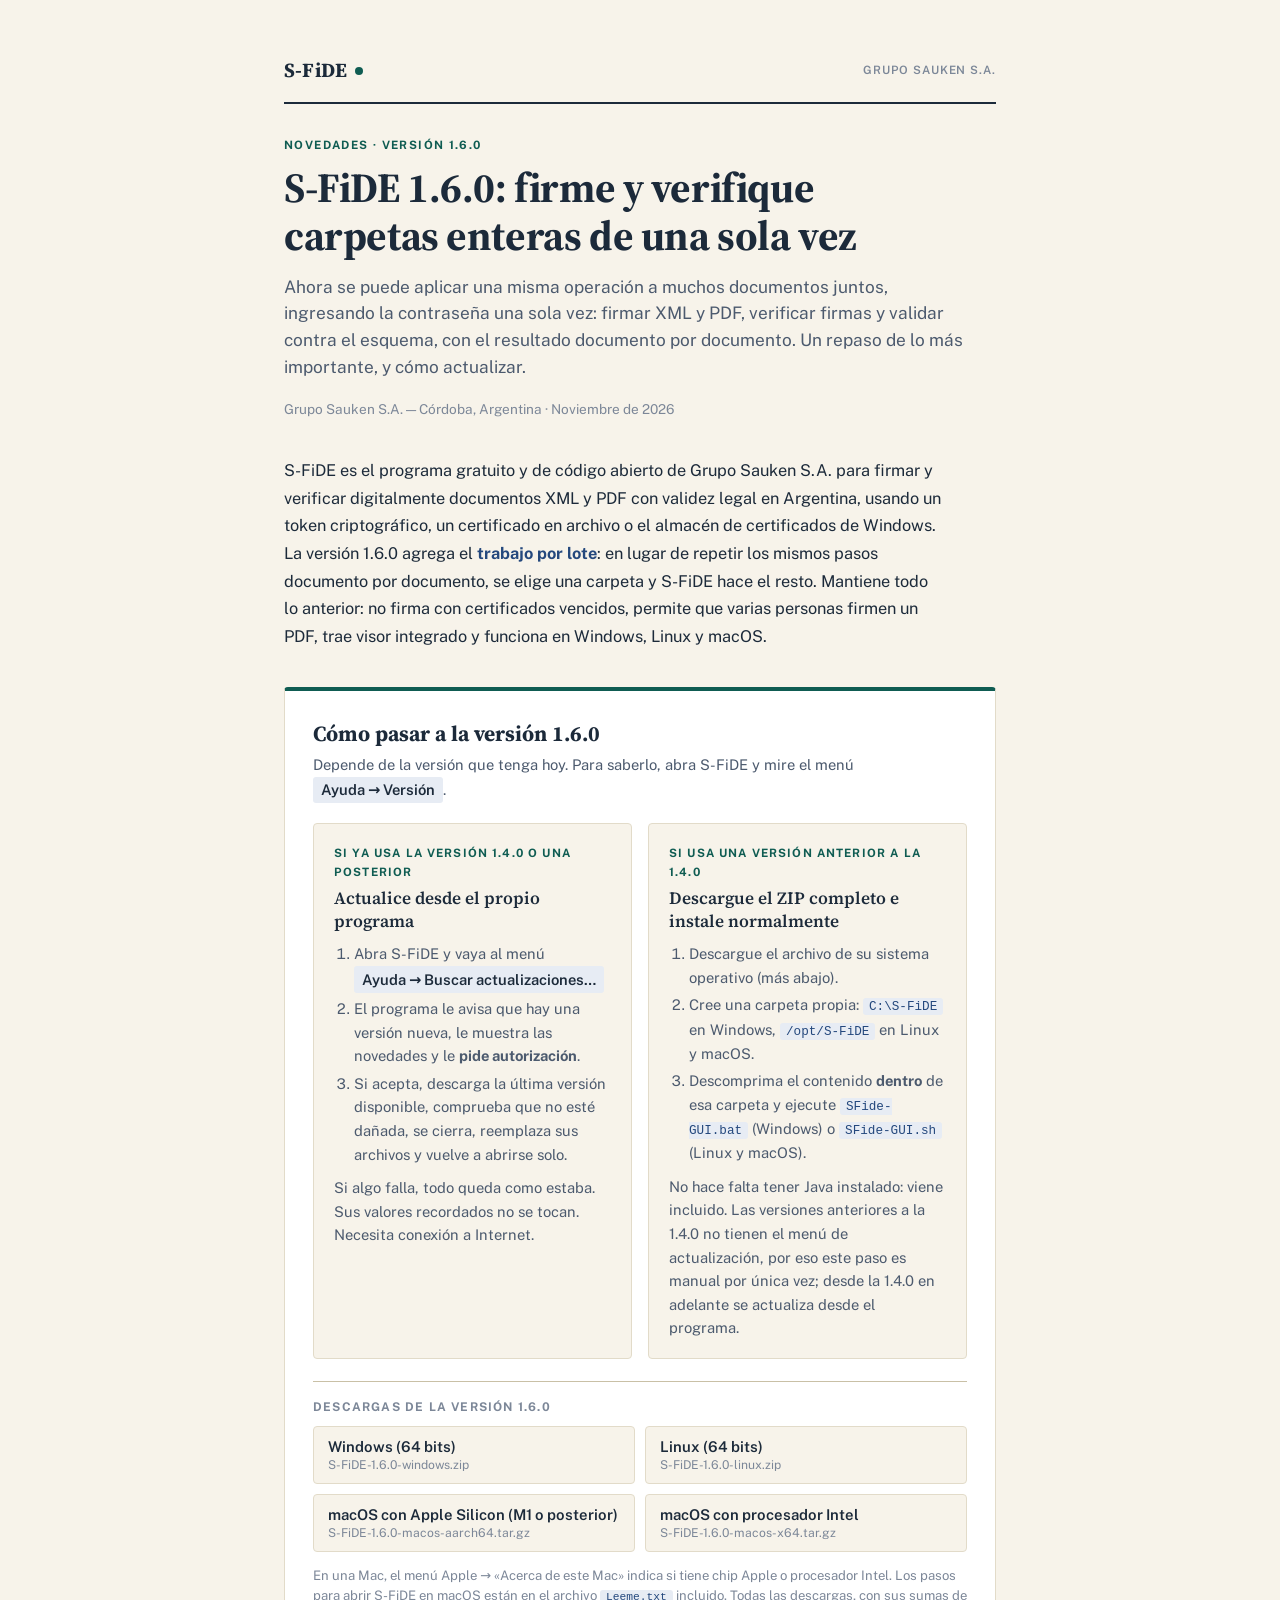
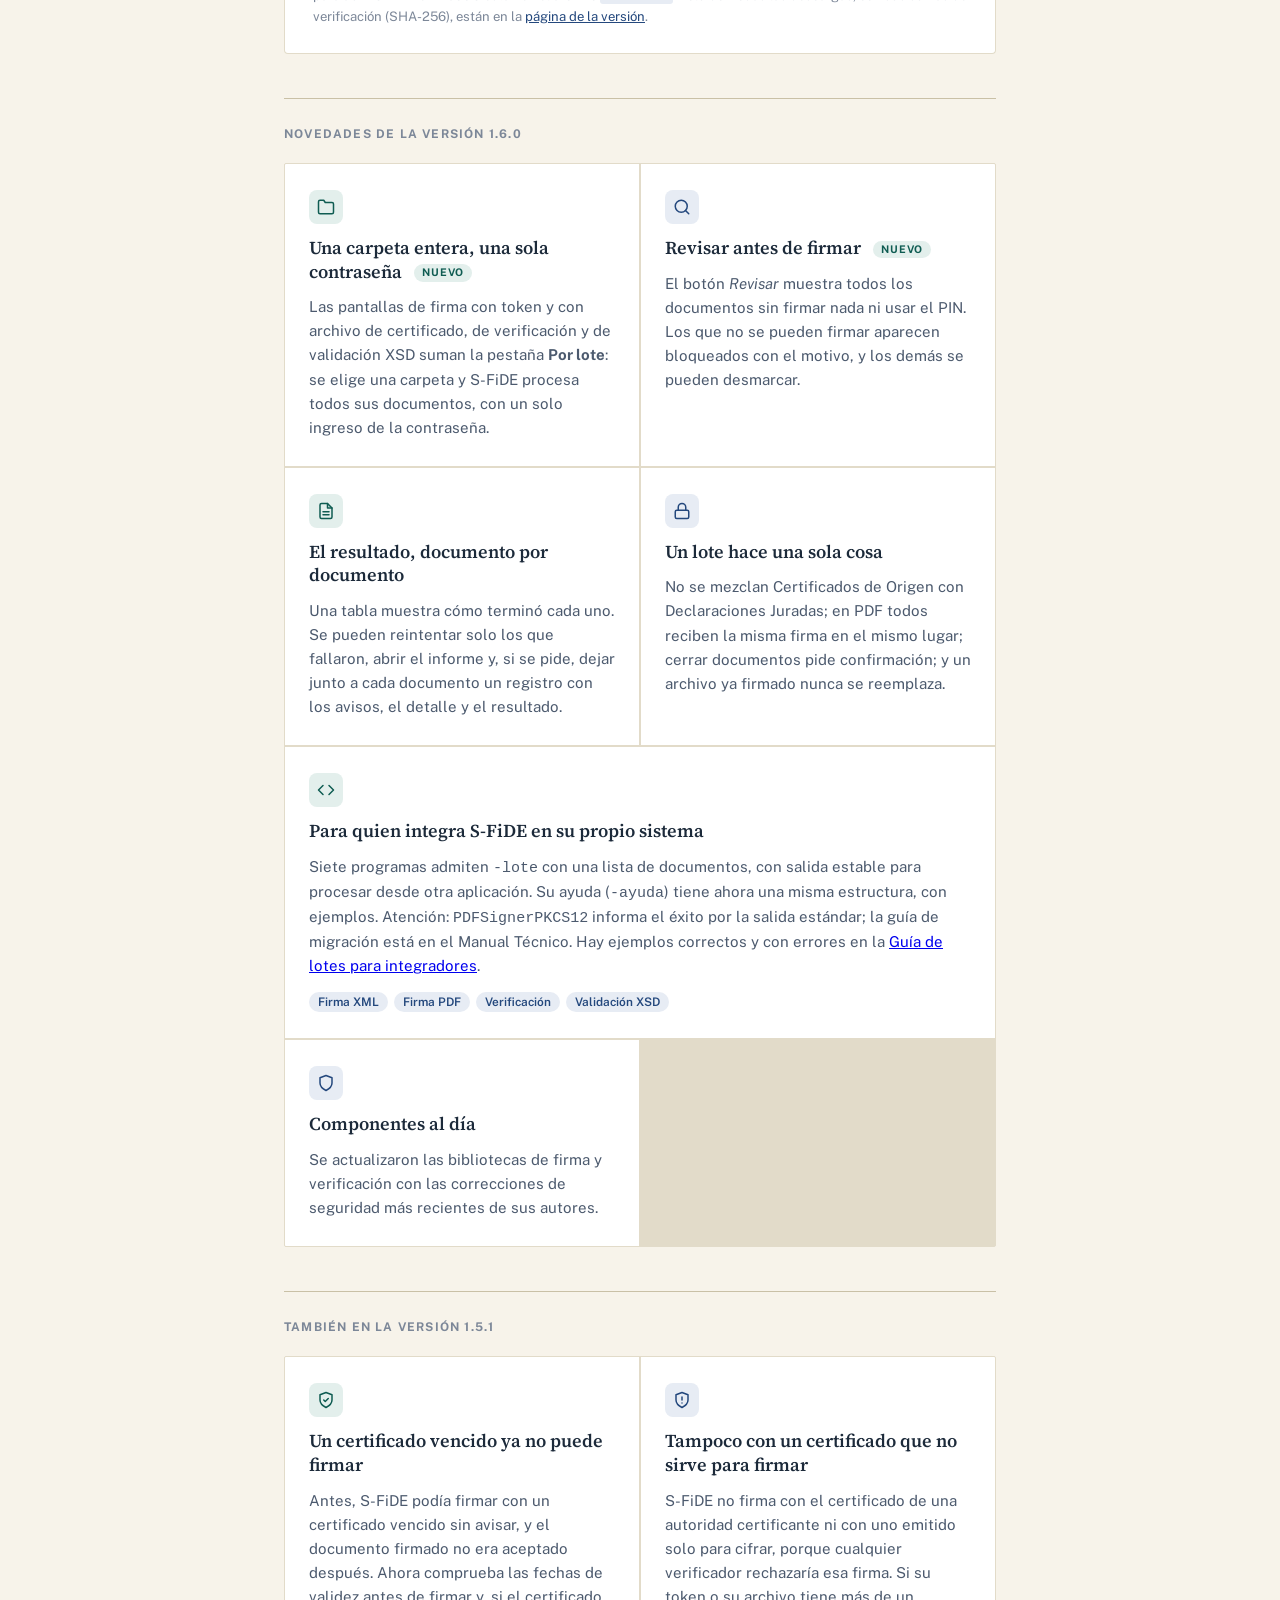
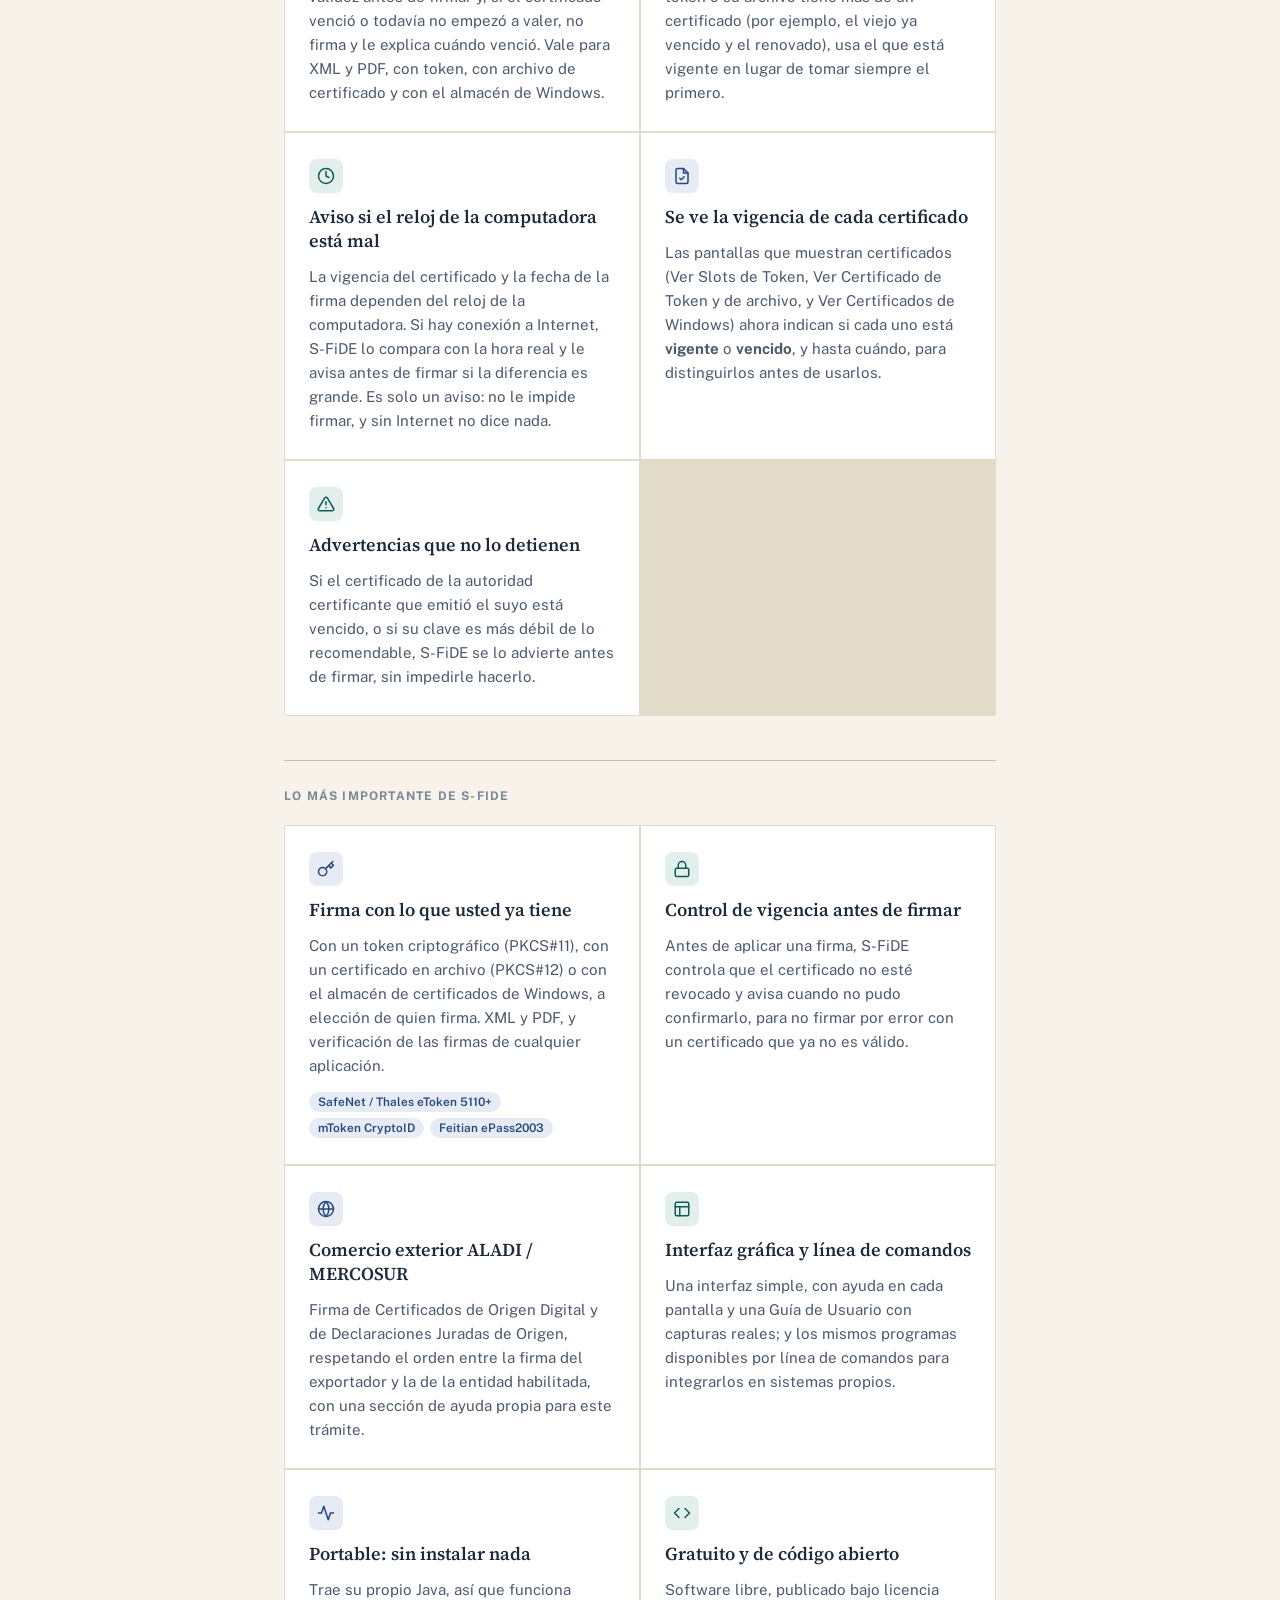
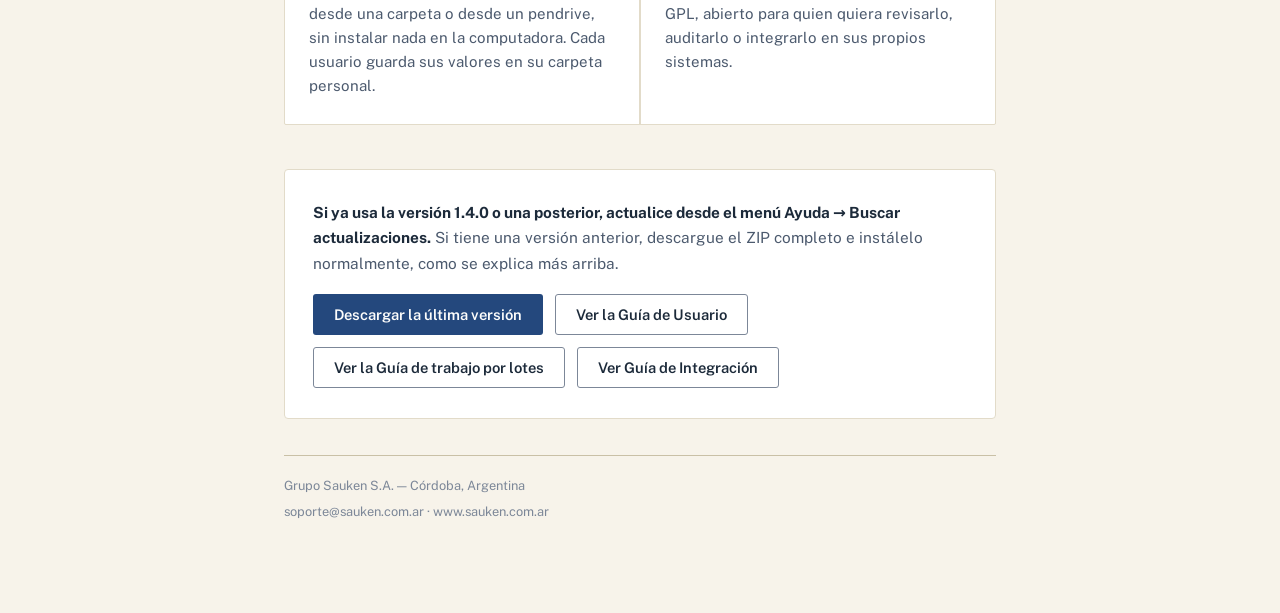
<file: release-notes/sfidenovedades.html>
<!DOCTYPE html>
<html lang="es">
<head>
<meta charset="UTF-8">
<meta name="viewport" content="width=device-width, initial-scale=1">
<title>Novedades S-FiDE 1.6.0</title>
<meta name="description" content="S-FiDE 1.6.0: firma, verificación y validación XSD de carpetas enteras con un solo ingreso de la contraseña. Cómo actualizar desde la 1.4.0 o posterior, o instalar desde cero.">
<link rel="stylesheet" href="https://fonts.googleapis.com/css2?family=Source+Serif+4:opsz,wght@8..60,400;8..60,600;8..60,700&family=Public+Sans:wght@400;500;600;700&display=swap">
<style>
  :root{
    --paper:#f7f3ea;
    --paper-raised:#ffffff;
    --ink:#1c2a3a;
    --ink-soft:#4c5a6e;
    --ink-faint:#7c8798;
    --accent:#24487d;
    --accent-soft:#e7ecf4;
    --teal:#0f5c52;
    --teal-soft:#e3efec;
    --border:#e2dbc9;
    --rule:#c9c0a6;
  }
  @media (prefers-color-scheme: dark){
    :root:not([data-theme="light"]){
      --paper:#161c26;
      --paper-raised:#1e2631;
      --ink:#eef1f5;
      --ink-soft:#b7c0cd;
      --ink-faint:#8993a3;
      --accent:#7ea1d8;
      --accent-soft:#26344a;
      --teal:#6cb6a8;
      --teal-soft:#1c332f;
      --border:#323d4b;
      --rule:#3a4351;
    }
  }
  :root[data-theme="dark"]{
    --paper:#161c26;
    --paper-raised:#1e2631;
    --ink:#eef1f5;
    --ink-soft:#b7c0cd;
    --ink-faint:#8993a3;
    --accent:#7ea1d8;
    --accent-soft:#26344a;
    --teal:#6cb6a8;
    --teal-soft:#1c332f;
    --border:#323d4b;
    --rule:#3a4351;
  }

  *{box-sizing:border-box;}
  body{
    margin:0;
    background:var(--paper);
    color:var(--ink);
    font-family:"Public Sans", "Segoe UI", system-ui, sans-serif;
    -webkit-font-smoothing:antialiased;
  }
  .page{
    max-width:760px;
    margin:0 auto;
    padding:56px 24px 96px;
  }

  .masthead{
    display:flex;
    align-items:center;
    justify-content:space-between;
    padding-bottom:18px;
    border-bottom:2px solid var(--ink);
    margin-bottom:34px;
  }
  .wordmark{
    display:flex;
    align-items:baseline;
    gap:8px;
    font-family:"Source Serif 4", Georgia, serif;
    font-weight:700;
    font-size:1.25rem;
    letter-spacing:0.01em;
    color:var(--ink);
  }
  .wordmark .dot{
    width:8px;height:8px;border-radius:50%;
    background:var(--teal);
    display:inline-block;
    transform:translateY(-2px);
  }
  .masthead .org{
    font-size:0.72rem;
    letter-spacing:0.08em;
    text-transform:uppercase;
    color:var(--ink-faint);
    font-weight:600;
  }

  .eyebrow{
    font-size:0.72rem;
    letter-spacing:0.12em;
    text-transform:uppercase;
    color:var(--teal);
    font-weight:700;
    margin:0 0 12px;
  }
  h1{
    font-family:"Source Serif 4", Georgia, serif;
    font-weight:700;
    font-size:clamp(1.9rem, 4vw, 2.6rem);
    line-height:1.15;
    letter-spacing:-0.01em;
    margin:0 0 14px;
    text-wrap:balance;
    color:var(--ink);
  }
  .dek{
    font-size:1.08rem;
    line-height:1.55;
    color:var(--ink-soft);
    max-width:62ch;
    margin:0 0 20px;
  }
  .meta{
    font-size:0.85rem;
    color:var(--ink-faint);
    margin:0 0 40px;
  }

  .lede{
    font-size:1.02rem;
    line-height:1.7;
    color:var(--ink);
    max-width:66ch;
    margin:0 0 36px;
  }
  .lede strong{ color:var(--accent); }

  /* Cómo actualizar: lo primero que tiene que ver quien llega acá */
  .howto{
    background:var(--paper-raised);
    border:1px solid var(--border);
    border-top:4px solid var(--teal);
    border-radius:4px;
    padding:28px 28px 26px;
    margin-bottom:44px;
  }
  .howto h2{
    font-family:"Source Serif 4", Georgia, serif;
    font-size:1.35rem;
    font-weight:700;
    margin:0 0 6px;
    color:var(--ink);
  }
  .howto .sub{
    font-size:0.92rem;
    color:var(--ink-soft);
    margin:0 0 20px;
    line-height:1.55;
  }
  .paths{
    display:grid;
    grid-template-columns:1fr 1fr;
    gap:16px;
  }
  @media (max-width:640px){
    .paths{ grid-template-columns:1fr; }
  }
  .path{
    background:var(--paper);
    border:1px solid var(--border);
    border-radius:4px;
    padding:20px 20px 18px;
  }
  .path .who{
    font-size:0.72rem;
    letter-spacing:0.1em;
    text-transform:uppercase;
    color:var(--teal);
    font-weight:700;
    margin:0 0 6px;
  }
  .path h3{
    font-family:"Source Serif 4", Georgia, serif;
    font-size:1.08rem;
    font-weight:600;
    margin:0 0 10px;
    line-height:1.3;
    color:var(--ink);
  }
  .path p, .path li{
    font-size:0.92rem;
    line-height:1.6;
    color:var(--ink-soft);
  }
  .path p{ margin:0 0 10px; }
  .path p:last-child{ margin-bottom:0; }
  .path ol{ margin:0 0 10px; padding-left:20px; }
  .path li{ margin:0 0 4px; }
  .path code, .howto code{
    font-size:0.86em;
    background:var(--accent-soft);
    color:var(--accent);
    padding:1px 6px;
    border-radius:3px;
  }
  .menu-path{
    display:inline-block;
    font-weight:600;
    color:var(--ink);
    background:var(--accent-soft);
    border-radius:3px;
    padding:2px 8px;
  }

  .downloads{
    margin-top:22px;
    border-top:1px solid var(--rule);
    padding-top:18px;
  }
  .downloads .label{
    font-size:0.75rem;
    letter-spacing:0.1em;
    text-transform:uppercase;
    color:var(--ink-faint);
    font-weight:700;
    margin:0 0 12px;
  }
  .dl-grid{
    display:grid;
    grid-template-columns:repeat(2, 1fr);
    gap:10px;
  }
  @media (max-width:640px){
    .dl-grid{ grid-template-columns:1fr; }
  }
  .dl{
    display:flex;
    flex-direction:column;
    gap:2px;
    padding:11px 14px;
    border:1px solid var(--border);
    border-radius:4px;
    background:var(--paper);
    text-decoration:none;
    color:var(--ink);
  }
  .dl:hover{ border-color:var(--accent); }
  .dl .os{ font-weight:600; font-size:0.93rem; }
  .dl .file{ font-size:0.76rem; color:var(--ink-faint); word-break:break-all; }
  .small-note{
    font-size:0.82rem;
    color:var(--ink-faint);
    line-height:1.55;
    margin:14px 0 0;
  }

  .section-label{
    font-size:0.75rem;
    letter-spacing:0.1em;
    text-transform:uppercase;
    color:var(--ink-faint);
    font-weight:700;
    margin:0 0 22px;
    padding-top:28px;
    border-top:1px solid var(--rule);
  }

  .features{
    display:grid;
    grid-template-columns:1fr 1fr;
    gap:2px;
    background:var(--border);
    border:1px solid var(--border);
    border-radius:2px;
    overflow:hidden;
    margin-bottom:44px;
  }
  @media (max-width:640px){
    .features{ grid-template-columns:1fr; }
  }
  .feature{
    background:var(--paper-raised);
    padding:26px 24px;
    display:flex;
    flex-direction:column;
    gap:12px;
  }
  .feature.wide{ grid-column:1 / -1; }
  .feature .icon{
    width:34px;height:34px;
    border-radius:8px;
    background:var(--accent-soft);
    display:flex;align-items:center;justify-content:center;
    color:var(--accent);
    flex-shrink:0;
  }
  .feature .icon.teal{ background:var(--teal-soft); color:var(--teal); }
  .feature .icon svg{ width:18px;height:18px; }
  .feature h3{
    font-family:"Source Serif 4", Georgia, serif;
    font-size:1.14rem;
    font-weight:600;
    margin:0;
    color:var(--ink);
    line-height:1.3;
  }
  .feature p{
    font-size:0.94rem;
    line-height:1.6;
    color:var(--ink-soft);
    margin:0;
  }
  .feature .tokens{
    display:flex;
    flex-wrap:wrap;
    gap:6px;
    margin-top:2px;
  }
  .feature .tokens span{
    font-size:0.74rem;
    font-weight:600;
    color:var(--accent);
    background:var(--accent-soft);
    padding:3px 9px;
    border-radius:100px;
  }
  .badge-new{
    display:inline-block;
    font-family:"Public Sans", sans-serif;
    font-size:0.66rem;
    letter-spacing:0.08em;
    text-transform:uppercase;
    font-weight:700;
    color:var(--teal);
    background:var(--teal-soft);
    padding:2px 8px;
    border-radius:100px;
    margin-left:8px;
    vertical-align:middle;
  }

  .closing{
    background:var(--paper-raised);
    border:1px solid var(--border);
    border-radius:4px;
    padding:30px 28px;
    margin-bottom:36px;
  }
  .closing p{
    font-size:0.96rem;
    line-height:1.65;
    color:var(--ink-soft);
    margin:0 0 18px;
  }
  .closing p:last-child{ margin-bottom:0; }
  .cta-row{
    display:flex;
    gap:12px;
    flex-wrap:wrap;
  }
  .btn{
    display:inline-block;
    font-size:0.92rem;
    font-weight:600;
    padding:11px 20px;
    border-radius:3px;
    text-decoration:none;
    border:1px solid transparent;
  }
  .btn.primary{
    background:var(--accent);
    color:#fdfdfc;
  }
  .btn.secondary{
    background:transparent;
    color:var(--ink);
    border-color:var(--ink-faint);
  }

  footer{
    border-top:1px solid var(--rule);
    padding-top:20px;
    font-size:0.8rem;
    color:var(--ink-faint);
    line-height:1.6;
  }
  footer .fine{ margin-top:6px; }
</style>
</head>
<body>

<div class="page">

  <div class="masthead">
    <div class="wordmark">S-FiDE<span class="dot"></span></div>
    <div class="org">Grupo Sauken S.A.</div>
  </div>

  <p class="eyebrow">Novedades · Versión 1.6.0</p>
  <h1>S-FiDE 1.6.0: firme y verifique carpetas enteras de una sola vez</h1>
  <p class="dek">Ahora se puede aplicar una misma operación a muchos documentos juntos, ingresando la contraseña una sola vez: firmar XML y PDF, verificar firmas y validar contra el esquema, con el resultado documento por documento. Un repaso de lo más importante, y cómo actualizar.</p>
  <p class="meta">Grupo Sauken S.A. — Córdoba, Argentina · Noviembre de 2026</p>

  <p class="lede">
    S-FiDE es el programa gratuito y de código abierto de Grupo Sauken S.A. para firmar y verificar digitalmente documentos XML y PDF con validez legal en Argentina, usando un token criptográfico, un certificado en archivo o el almacén de certificados de Windows. La versión 1.6.0 agrega el <strong>trabajo por lote</strong>: en lugar de repetir los mismos pasos documento por documento, se elige una carpeta y S-FiDE hace el resto. Mantiene todo lo anterior: no firma con certificados vencidos, permite que varias personas firmen un PDF, trae visor integrado y funciona en Windows, Linux y macOS.
  </p>

  <section class="howto" aria-labelledby="como-actualizar">
    <h2 id="como-actualizar">Cómo pasar a la versión 1.6.0</h2>
    <p class="sub">Depende de la versión que tenga hoy. Para saberlo, abra S-FiDE y mire el menú <span class="menu-path">Ayuda → Versión</span>.</p>

    <div class="paths">
      <div class="path">
        <p class="who">Si ya usa la versión 1.4.0 o una posterior</p>
        <h3>Actualice desde el propio programa</h3>
        <ol>
          <li>Abra S-FiDE y vaya al menú <span class="menu-path">Ayuda → Buscar actualizaciones…</span></li>
          <li>El programa le avisa que hay una versión nueva, le muestra las novedades y le <strong>pide autorización</strong>.</li>
          <li>Si acepta, descarga la última versión disponible, comprueba que no esté dañada, se cierra, reemplaza sus archivos y vuelve a abrirse solo.</li>
        </ol>
        <p>Si algo falla, todo queda como estaba. Sus valores recordados no se tocan. Necesita conexión a Internet.</p>
      </div>

      <div class="path">
        <p class="who">Si usa una versión anterior a la 1.4.0</p>
        <h3>Descargue el ZIP completo e instale normalmente</h3>
        <ol>
          <li>Descargue el archivo de su sistema operativo (más abajo).</li>
          <li>Cree una carpeta propia: <code>C:\S-FiDE</code> en Windows, <code>/opt/S-FiDE</code> en Linux y macOS.</li>
          <li>Descomprima el contenido <strong>dentro</strong> de esa carpeta y ejecute <code>SFide-GUI.bat</code> (Windows) o <code>SFide-GUI.sh</code> (Linux y macOS).</li>
        </ol>
        <p>No hace falta tener Java instalado: viene incluido. Las versiones anteriores a la 1.4.0 no tienen el menú de actualización, por eso este paso es manual por única vez; desde la 1.4.0 en adelante se actualiza desde el programa.</p>
      </div>
    </div>

    <div class="downloads">
      <p class="label">Descargas de la versión 1.6.0</p>
      <div class="dl-grid">
        <a class="dl" href="https://github.com/Grupo-Sauken-S-A/S-FIDE/releases/download/v1.6.0/S-FiDE-1.6.0-windows.zip">
          <span class="os">Windows (64 bits)</span>
          <span class="file">S-FiDE-1.6.0-windows.zip</span>
        </a>
        <a class="dl" href="https://github.com/Grupo-Sauken-S-A/S-FIDE/releases/download/v1.6.0/S-FiDE-1.6.0-linux.zip">
          <span class="os">Linux (64 bits)</span>
          <span class="file">S-FiDE-1.6.0-linux.zip</span>
        </a>
        <a class="dl" href="https://github.com/Grupo-Sauken-S-A/S-FIDE/releases/download/v1.6.0/S-FiDE-1.6.0-macos-aarch64.tar.gz">
          <span class="os">macOS con Apple Silicon (M1 o posterior)</span>
          <span class="file">S-FiDE-1.6.0-macos-aarch64.tar.gz</span>
        </a>
        <a class="dl" href="https://github.com/Grupo-Sauken-S-A/S-FIDE/releases/download/v1.6.0/S-FiDE-1.6.0-macos-x64.tar.gz">
          <span class="os">macOS con procesador Intel</span>
          <span class="file">S-FiDE-1.6.0-macos-x64.tar.gz</span>
        </a>
      </div>
      <p class="small-note">En una Mac, el menú Apple → «Acerca de este Mac» indica si tiene chip Apple o procesador Intel. Los pasos para abrir S-FiDE en macOS están en el archivo <code>Leeme.txt</code> incluido. Todas las descargas, con sus sumas de verificación (SHA-256), están en la <a href="https://github.com/Grupo-Sauken-S-A/S-FIDE/releases/latest" style="color:var(--accent)">página de la versión</a>.</p>
    </div>
  </section>

  <p class="section-label">Novedades de la versión 1.6.0</p>
  <div class="features">

    <div class="feature">
      <div class="icon teal">
        <svg viewBox="0 0 24 24" fill="none" stroke="currentColor" stroke-width="2" stroke-linecap="round" stroke-linejoin="round" aria-hidden="true"><path d="M22 19a2 2 0 0 1-2 2H4a2 2 0 0 1-2-2V5a2 2 0 0 1 2-2h5l2 3h9a2 2 0 0 1 2 2z"/></svg>
      </div>
      <h3>Una carpeta entera, una sola contraseña <span class="badge-new">Nuevo</span></h3>
      <p>Las pantallas de firma con token y con archivo de certificado, de verificación y de validación XSD suman la pestaña <strong>Por lote</strong>: se elige una carpeta y S-FiDE procesa todos sus documentos, con un solo ingreso de la contraseña.</p>
    </div>

    <div class="feature">
      <div class="icon">
        <svg viewBox="0 0 24 24" fill="none" stroke="currentColor" stroke-width="2" stroke-linecap="round" stroke-linejoin="round" aria-hidden="true"><circle cx="11" cy="11" r="8"/><path d="M21 21l-4.35-4.35"/></svg>
      </div>
      <h3>Revisar antes de firmar <span class="badge-new">Nuevo</span></h3>
      <p>El botón <em>Revisar</em> muestra todos los documentos sin firmar nada ni usar el PIN. Los que no se pueden firmar aparecen bloqueados con el motivo, y los demás se pueden desmarcar.</p>
    </div>

    <div class="feature">
      <div class="icon teal">
        <svg viewBox="0 0 24 24" fill="none" stroke="currentColor" stroke-width="2" stroke-linecap="round" stroke-linejoin="round" aria-hidden="true"><path d="M14 2H6a2 2 0 0 0-2 2v16a2 2 0 0 0 2 2h12a2 2 0 0 0 2-2V8z"/><path d="M14 2v6h6"/><path d="M16 13H8"/><path d="M16 17H8"/></svg>
      </div>
      <h3>El resultado, documento por documento</h3>
      <p>Una tabla muestra cómo terminó cada uno. Se pueden reintentar solo los que fallaron, abrir el informe y, si se pide, dejar junto a cada documento un registro con los avisos, el detalle y el resultado.</p>
    </div>

    <div class="feature">
      <div class="icon">
        <svg viewBox="0 0 24 24" fill="none" stroke="currentColor" stroke-width="2" stroke-linecap="round" stroke-linejoin="round" aria-hidden="true"><rect x="3" y="11" width="18" height="11" rx="2" ry="2"/><path d="M7 11V7a5 5 0 0 1 10 0v4"/></svg>
      </div>
      <h3>Un lote hace una sola cosa</h3>
      <p>No se mezclan Certificados de Origen con Declaraciones Juradas; en PDF todos reciben la misma firma en el mismo lugar; cerrar documentos pide confirmación; y un archivo ya firmado nunca se reemplaza.</p>
    </div>

    <div class="feature wide">
      <div class="icon teal">
        <svg viewBox="0 0 24 24" fill="none" stroke="currentColor" stroke-width="2" stroke-linecap="round" stroke-linejoin="round" aria-hidden="true"><polyline points="16 18 22 12 16 6"/><polyline points="8 6 2 12 8 18"/></svg>
      </div>
      <h3>Para quien integra S-FiDE en su propio sistema</h3>
      <p>Siete programas admiten <code>-lote</code> con una lista de documentos, con salida estable para procesar desde otra aplicación. Su ayuda (<code>-ayuda</code>) tiene ahora una misma estructura, con ejemplos. Atención: <code>PDFSignerPKCS12</code> informa el éxito por la salida estándar; la guía de migración está en el Manual Técnico. Hay ejemplos correctos y con errores en la <a href="https://grupo-sauken-s-a.github.io/S-FIDE/guia-lotes-integradores.html">Guía de lotes para integradores</a>.</p>
      <div class="tokens">
        <span>Firma XML</span>
        <span>Firma PDF</span>
        <span>Verificación</span>
        <span>Validación XSD</span>
      </div>
    </div>

    <div class="feature">
      <div class="icon">
        <svg viewBox="0 0 24 24" fill="none" stroke="currentColor" stroke-width="2" stroke-linecap="round" stroke-linejoin="round" aria-hidden="true"><path d="M12 22s8-4 8-10V5l-8-3-8 3v7c0 6 8 10 8 10z"/></svg>
      </div>
      <h3>Componentes al día</h3>
      <p>Se actualizaron las bibliotecas de firma y verificación con las correcciones de seguridad más recientes de sus autores.</p>
    </div>

  </div>

  <p class="section-label">También en la versión 1.5.1</p>
  <div class="features">

    <div class="feature">
      <div class="icon teal">
        <svg viewBox="0 0 24 24" fill="none" stroke="currentColor" stroke-width="2" stroke-linecap="round" stroke-linejoin="round" aria-hidden="true"><path d="M12 22s8-4 8-10V5l-8-3-8 3v7c0 6 8 10 8 10z"/><path d="M9 12l2 2 4-4"/></svg>
      </div>
      <h3>Un certificado vencido ya no puede firmar</h3>
      <p>Antes, S-FiDE podía firmar con un certificado vencido sin avisar, y el documento firmado no era aceptado después. Ahora comprueba las fechas de validez antes de firmar y, si el certificado venció o todavía no empezó a valer, no firma y le explica cuándo venció. Vale para XML y PDF, con token, con archivo de certificado y con el almacén de Windows.</p>
    </div>

    <div class="feature">
      <div class="icon">
        <svg viewBox="0 0 24 24" fill="none" stroke="currentColor" stroke-width="2" stroke-linecap="round" stroke-linejoin="round" aria-hidden="true"><path d="M12 22s8-4 8-10V5l-8-3-8 3v7c0 6 8 10 8 10z"/><path d="M12 8v4"/><path d="M12 16h.01"/></svg>
      </div>
      <h3>Tampoco con un certificado que no sirve para firmar</h3>
      <p>S-FiDE no firma con el certificado de una autoridad certificante ni con uno emitido solo para cifrar, porque cualquier verificador rechazaría esa firma. Si su token o su archivo tiene más de un certificado (por ejemplo, el viejo ya vencido y el renovado), usa el que está vigente en lugar de tomar siempre el primero.</p>
    </div>

    <div class="feature">
      <div class="icon teal">
        <svg viewBox="0 0 24 24" fill="none" stroke="currentColor" stroke-width="2" stroke-linecap="round" stroke-linejoin="round" aria-hidden="true"><circle cx="12" cy="12" r="10"/><path d="M12 6v6l4 2"/></svg>
      </div>
      <h3>Aviso si el reloj de la computadora está mal</h3>
      <p>La vigencia del certificado y la fecha de la firma dependen del reloj de la computadora. Si hay conexión a Internet, S-FiDE lo compara con la hora real y le avisa antes de firmar si la diferencia es grande. Es solo un aviso: no le impide firmar, y sin Internet no dice nada.</p>
    </div>

    <div class="feature">
      <div class="icon">
        <svg viewBox="0 0 24 24" fill="none" stroke="currentColor" stroke-width="2" stroke-linecap="round" stroke-linejoin="round" aria-hidden="true"><path d="M14 2H6a2 2 0 0 0-2 2v16a2 2 0 0 0 2 2h12a2 2 0 0 0 2-2V8z"/><path d="M14 2v6h6"/><path d="M9 15l2 2 4-4"/></svg>
      </div>
      <h3>Se ve la vigencia de cada certificado</h3>
      <p>Las pantallas que muestran certificados (Ver Slots de Token, Ver Certificado de Token y de archivo, y Ver Certificados de Windows) ahora indican si cada uno está <strong>vigente</strong> o <strong>vencido</strong>, y hasta cuándo, para distinguirlos antes de usarlos.</p>
    </div>

    <div class="feature">
      <div class="icon teal">
        <svg viewBox="0 0 24 24" fill="none" stroke="currentColor" stroke-width="2" stroke-linecap="round" stroke-linejoin="round" aria-hidden="true"><path d="M10.29 3.86L1.82 18a2 2 0 0 0 1.71 3h16.94a2 2 0 0 0 1.71-3L13.71 3.86a2 2 0 0 0-3.42 0z"/><path d="M12 9v4"/><path d="M12 17h.01"/></svg>
      </div>
      <h3>Advertencias que no lo detienen</h3>
      <p>Si el certificado de la autoridad certificante que emitió el suyo está vencido, o si su clave es más débil de lo recomendable, S-FiDE se lo advierte antes de firmar, sin impedirle hacerlo.</p>
    </div>

  </div>

  <p class="section-label">Lo más importante de S-FiDE</p>
  <div class="features">

    <div class="feature">
      <div class="icon">
        <svg viewBox="0 0 24 24" fill="none" stroke="currentColor" stroke-width="2" stroke-linecap="round" stroke-linejoin="round" aria-hidden="true"><path d="M21 2l-2 2m-7.61 7.61a5.5 5.5 0 1 1-7.78 7.78 5.5 5.5 0 0 1 7.78-7.78zm0 0L15.5 7.5m0 0l3 3L22 7l-3-3m-3.5 3.5L19 4"/></svg>
      </div>
      <h3>Firma con lo que usted ya tiene</h3>
      <p>Con un token criptográfico (PKCS#11), con un certificado en archivo (PKCS#12) o con el almacén de certificados de Windows, a elección de quien firma. XML y PDF, y verificación de las firmas de cualquier aplicación.</p>
      <div class="tokens">
        <span>SafeNet / Thales eToken 5110+</span>
        <span>mToken CryptoID</span>
        <span>Feitian ePass2003</span>
      </div>
    </div>

    <div class="feature">
      <div class="icon teal">
        <svg viewBox="0 0 24 24" fill="none" stroke="currentColor" stroke-width="2" stroke-linecap="round" stroke-linejoin="round" aria-hidden="true"><rect x="3" y="11" width="18" height="11" rx="2" ry="2"/><path d="M7 11V7a5 5 0 0 1 10 0v4"/></svg>
      </div>
      <h3>Control de vigencia antes de firmar</h3>
      <p>Antes de aplicar una firma, S-FiDE controla que el certificado no esté revocado y avisa cuando no pudo confirmarlo, para no firmar por error con un certificado que ya no es válido.</p>
    </div>

    <div class="feature">
      <div class="icon">
        <svg viewBox="0 0 24 24" fill="none" stroke="currentColor" stroke-width="2" stroke-linecap="round" stroke-linejoin="round" aria-hidden="true"><circle cx="12" cy="12" r="10"/><path d="M2 12h20"/><path d="M12 2a15.3 15.3 0 0 1 4 10 15.3 15.3 0 0 1-4 10 15.3 15.3 0 0 1-4-10 15.3 15.3 0 0 1 4-10z"/></svg>
      </div>
      <h3>Comercio exterior ALADI / MERCOSUR</h3>
      <p>Firma de Certificados de Origen Digital y de Declaraciones Juradas de Origen, respetando el orden entre la firma del exportador y la de la entidad habilitada, con una sección de ayuda propia para este trámite.</p>
    </div>

    <div class="feature">
      <div class="icon teal">
        <svg viewBox="0 0 24 24" fill="none" stroke="currentColor" stroke-width="2" stroke-linecap="round" stroke-linejoin="round" aria-hidden="true"><rect x="3" y="3" width="18" height="18" rx="2" ry="2"/><path d="M3 9h18"/><path d="M9 21V9"/></svg>
      </div>
      <h3>Interfaz gráfica y línea de comandos</h3>
      <p>Una interfaz simple, con ayuda en cada pantalla y una Guía de Usuario con capturas reales; y los mismos programas disponibles por línea de comandos para integrarlos en sistemas propios.</p>
    </div>

    <div class="feature">
      <div class="icon">
        <svg viewBox="0 0 24 24" fill="none" stroke="currentColor" stroke-width="2" stroke-linecap="round" stroke-linejoin="round" aria-hidden="true"><path d="M22 12h-4l-3 9L9 3l-3 9H2"/></svg>
      </div>
      <h3>Portable: sin instalar nada</h3>
      <p>Trae su propio Java, así que funciona desde una carpeta o desde un pendrive, sin instalar nada en la computadora. Cada usuario guarda sus valores en su carpeta personal.</p>
    </div>

    <div class="feature">
      <div class="icon teal">
        <svg viewBox="0 0 24 24" fill="none" stroke="currentColor" stroke-width="2" stroke-linecap="round" stroke-linejoin="round" aria-hidden="true"><polyline points="16 18 22 12 16 6"/><polyline points="8 6 2 12 8 18"/></svg>
      </div>
      <h3>Gratuito y de código abierto</h3>
      <p>Software libre, publicado bajo licencia GPL, abierto para quien quiera revisarlo, auditarlo o integrarlo en sus propios sistemas.</p>
    </div>

  </div>

  <div class="closing">
    <p><strong style="color:var(--ink)">Si ya usa la versión 1.4.0 o una posterior, actualice desde el menú Ayuda → Buscar actualizaciones.</strong> Si tiene una versión anterior, descargue el ZIP completo e instálelo normalmente, como se explica más arriba.</p>
    <div class="cta-row">
      <a class="btn primary" href="https://github.com/Grupo-Sauken-S-A/S-FIDE/releases/latest">Descargar la última versión</a>
      <a class="btn secondary" href="https://grupo-sauken-s-a.github.io/S-FIDE/manual-usuario-sfide-gui.html">Ver la Guía de Usuario</a>
      <a class="btn secondary" href="https://grupo-sauken-s-a.github.io/S-FIDE/guia-lotes-sfide-gui.html">Ver la Guía de trabajo por lotes</a>
      <a class="btn secondary" href="https://grupo-sauken-s-a.github.io/S-FIDE/manual-tecnico-integracion.html">Ver Guía de Integración</a>
    </div>
  </div>

  <footer>
    <div>Grupo Sauken S.A. — Córdoba, Argentina</div>
    <div class="fine">soporte@sauken.com.ar · www.sauken.com.ar</div>
  </footer>

</div>
</body>
</html>
</file>
